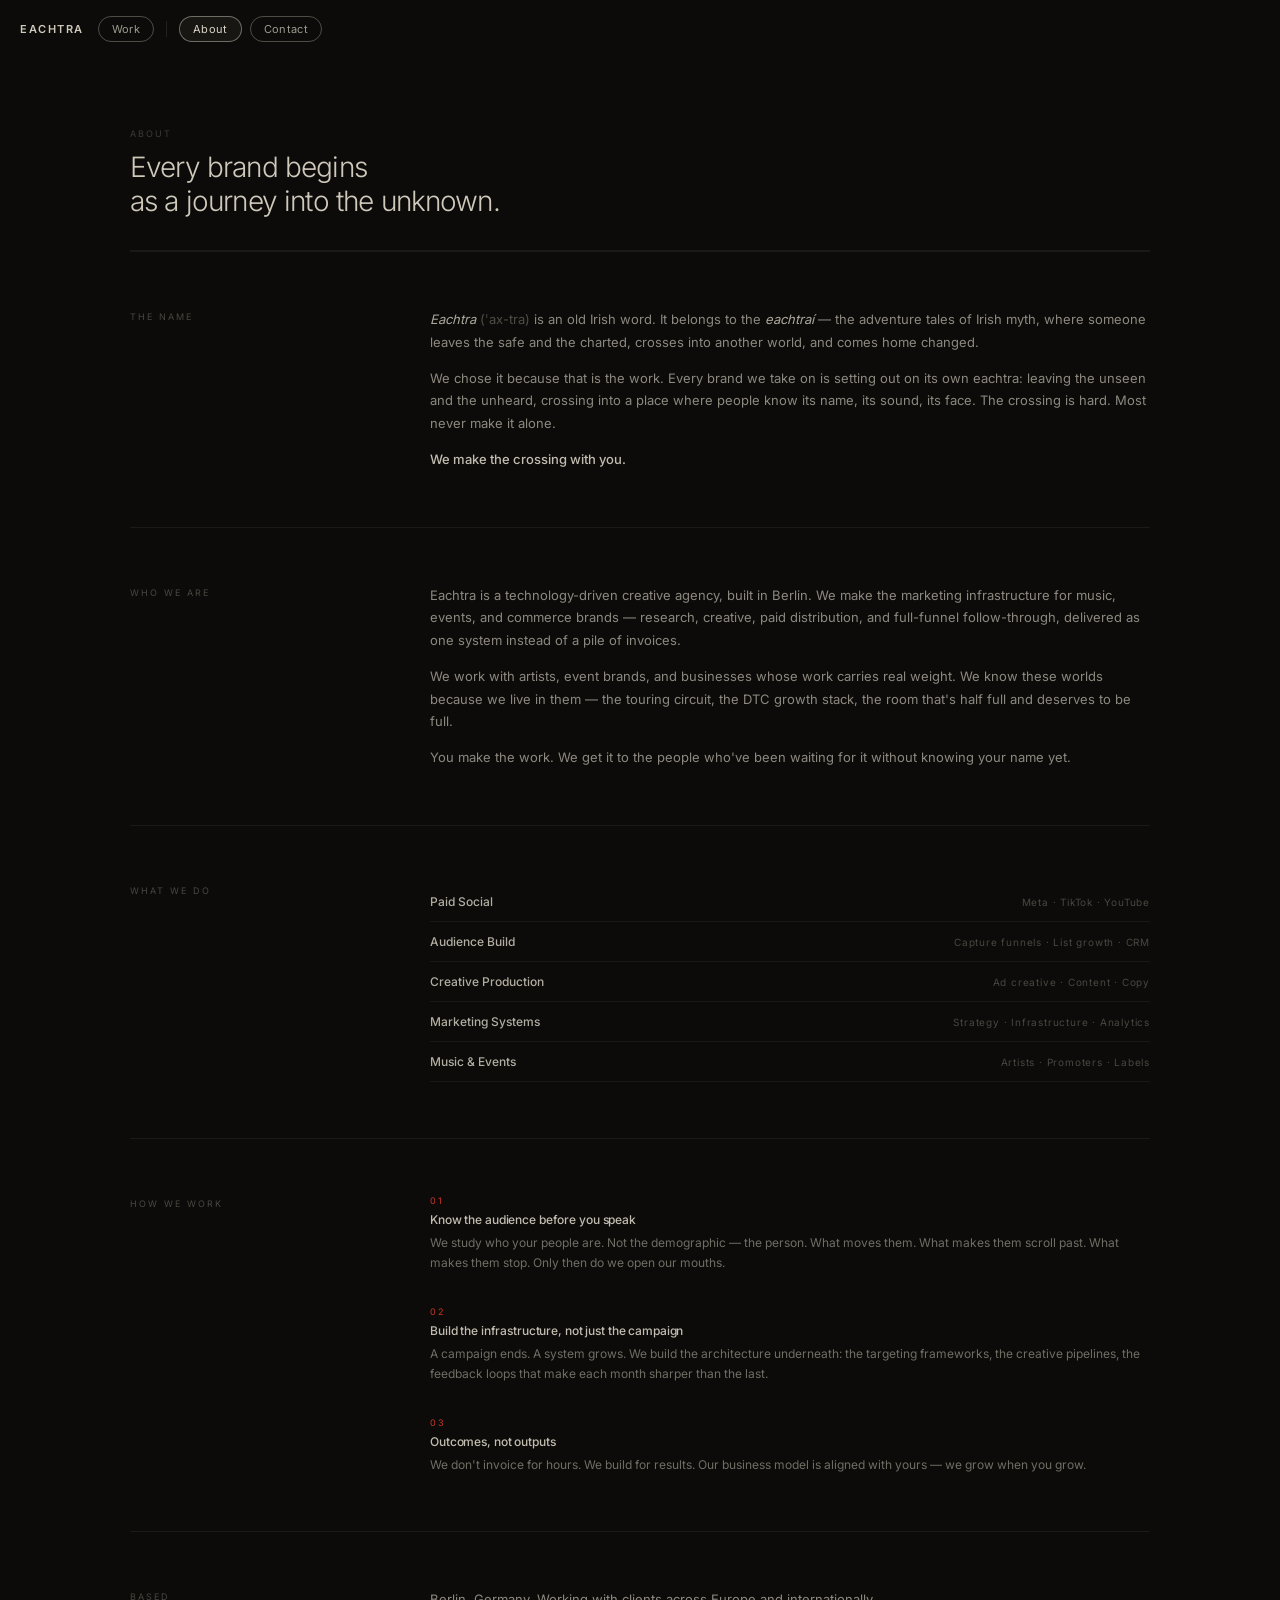
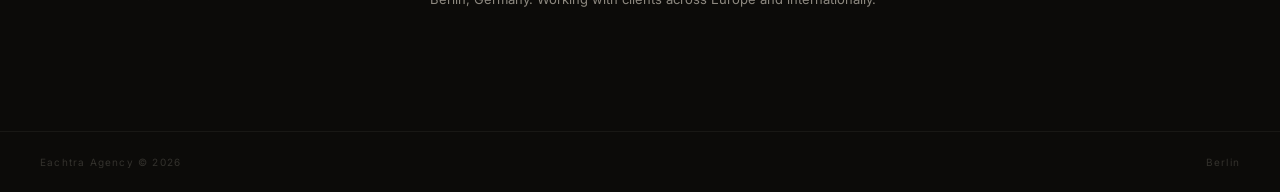
<file: about.html>
<!DOCTYPE html>
<html lang="en">
<head>
  <meta charset="UTF-8">
  <meta name="viewport" content="width=device-width, initial-scale=1.0">
  <title>Eachtra — About</title>
  <link rel="stylesheet" href="css/fonts.css">
  <link rel="stylesheet" href="css/shared.css">
  <style>
    body { overflow-y: auto; }

    .about-grid {
      display: grid;
      grid-template-columns: 220px 1fr;
      gap: 0 80px;
      padding: 56px 0;
      border-top: 1px solid rgba(234,228,213,0.07);
    }
    @media (max-width: 680px) {
      .about-grid { grid-template-columns: 1fr; gap: 16px 0; }
    }

    .about-label {
      font-size: 9px;
      letter-spacing: 0.22em;
      text-transform: uppercase;
      color: rgba(234,228,213,0.28);
      padding-top: 3px;
    }

    .about-body {
      font-size: 13px;
      line-height: 1.75;
      color: rgba(234,228,213,0.58);
    }
    .about-body p + p { margin-top: 1em; }

    .about-body strong {
      color: rgba(234,228,213,0.82);
      font-weight: 500;
    }
    .about-body em {
      font-style: italic;
      color: rgba(234,228,213,0.72);
    }

    .principles { list-style: none; display: flex; flex-direction: column; gap: 32px; }
    .principle-num {
      font-size: 9px;
      letter-spacing: 0.18em;
      color: var(--crimson);
      margin-bottom: 6px;
    }
    .principle-title {
      font-size: 12px;
      font-weight: 500;
      color: rgba(234,228,213,0.82);
      margin-bottom: 6px;
      letter-spacing: -0.01em;
    }
    .principle-body {
      font-size: 12px;
      line-height: 1.7;
      color: rgba(234,228,213,0.45);
    }

    .services-list {
      list-style: none;
      display: flex;
      flex-direction: column;
    }
    .service-item {
      display: flex;
      justify-content: space-between;
      align-items: baseline;
      padding: 12px 0;
      border-bottom: 1px solid rgba(234,228,213,0.06);
      font-size: 12px;
    }
    .service-name { color: rgba(234,228,213,0.75); font-weight: 500; }
    .service-detail { color: rgba(234,228,213,0.28); font-size: 10px; letter-spacing: 0.08em; }

    .page-header {
      padding: 48px 0 32px;
      border-bottom: 1px solid rgba(234,228,213,0.07);
      margin-bottom: 0;
    }
    .page-header-label {
      font-size: 9px; letter-spacing: 0.22em; text-transform: uppercase;
      color: rgba(234,228,213,0.22); margin-bottom: 12px;
    }
    .page-header-title {
      font-size: 28px; font-weight: 300; letter-spacing: -0.03em;
      color: rgba(234,228,213,0.88); line-height: 1.2;
    }
  </style>
</head>
<body>

  <nav id="nav">
    <a class="nav-logo" href="/">Eachtra</a>
    <a class="nav-pill" href="work.html">Work</a>
    <div class="nav-divider"></div>
    <a class="nav-pill active" href="about.html">About</a>
    <a class="nav-pill" href="contact.html">Contact</a>
  </nav>

  <div class="page">
    <div class="page-inner">

      <div class="page-header">
        <div class="page-header-label">About</div>
        <div class="page-header-title">Every brand begins<br>as a journey into the unknown.</div>
      </div>

      <!-- The name -->
      <div class="about-grid">
        <div class="about-label">The name</div>
        <div class="about-body">
          <p><em>Eachtra</em> <span style="color:rgba(234,228,213,0.3)">(ˈax-tra)</span> is an old Irish word. It belongs to the <em>eachtraí</em> — the adventure tales of Irish myth, where someone leaves the safe and the charted, crosses into another world, and comes home changed.</p>
          <p>We chose it because that is the work. Every brand we take on is setting out on its own eachtra: leaving the unseen and the unheard, crossing into a place where people know its name, its sound, its face. The crossing is hard. Most never make it alone.</p>
          <p><strong>We make the crossing with you.</strong></p>
        </div>
      </div>

      <!-- Who we are -->
      <div class="about-grid">
        <div class="about-label">Who we are</div>
        <div class="about-body">
          <p>Eachtra is a technology-driven creative agency, built in Berlin. We make the marketing infrastructure for music, events, and commerce brands — research, creative, paid distribution, and full-funnel follow-through, delivered as one system instead of a pile of invoices.</p>
          <p>We work with artists, event brands, and businesses whose work carries real weight. We know these worlds because we live in them — the touring circuit, the DTC growth stack, the room that's half full and deserves to be full.</p>
          <p>You make the work. We get it to the people who've been waiting for it without knowing your name yet.</p>
        </div>
      </div>

      <!-- What we do -->
      <div class="about-grid">
        <div class="about-label">What we do</div>
        <div>
          <ul class="services-list">
            <li class="service-item">
              <span class="service-name">Paid Social</span>
              <span class="service-detail">Meta · TikTok · YouTube</span>
            </li>
            <li class="service-item">
              <span class="service-name">Audience Build</span>
              <span class="service-detail">Capture funnels · List growth · CRM</span>
            </li>
            <li class="service-item">
              <span class="service-name">Creative Production</span>
              <span class="service-detail">Ad creative · Content · Copy</span>
            </li>
            <li class="service-item">
              <span class="service-name">Marketing Systems</span>
              <span class="service-detail">Strategy · Infrastructure · Analytics</span>
            </li>
            <li class="service-item">
              <span class="service-name">Music &amp; Events</span>
              <span class="service-detail">Artists · Promoters · Labels</span>
            </li>
          </ul>
        </div>
      </div>

      <!-- How we work -->
      <div class="about-grid">
        <div class="about-label">How we work</div>
        <div>
          <ul class="principles">
            <li>
              <div class="principle-num">01</div>
              <div class="principle-title">Know the audience before you speak</div>
              <div class="principle-body">We study who your people are. Not the demographic — the person. What moves them. What makes them scroll past. What makes them stop. Only then do we open our mouths.</div>
            </li>
            <li>
              <div class="principle-num">02</div>
              <div class="principle-title">Build the infrastructure, not just the campaign</div>
              <div class="principle-body">A campaign ends. A system grows. We build the architecture underneath: the targeting frameworks, the creative pipelines, the feedback loops that make each month sharper than the last.</div>
            </li>
            <li>
              <div class="principle-num">03</div>
              <div class="principle-title">Outcomes, not outputs</div>
              <div class="principle-body">We don't invoice for hours. We build for results. Our business model is aligned with yours — we grow when you grow.</div>
            </li>
          </ul>
        </div>
      </div>

      <!-- Location / context -->
      <div class="about-grid">
        <div class="about-label">Based</div>
        <div class="about-body">
          <p>Berlin, Germany. Working with clients across Europe and internationally.</p>
        </div>
      </div>

    </div>
  </div>

  <footer id="footer">
    <span class="footer-copy">Eachtra Agency &copy; 2026</span>
    <span class="footer-copy">Berlin</span>
  </footer>

</body>
</html>
</file>
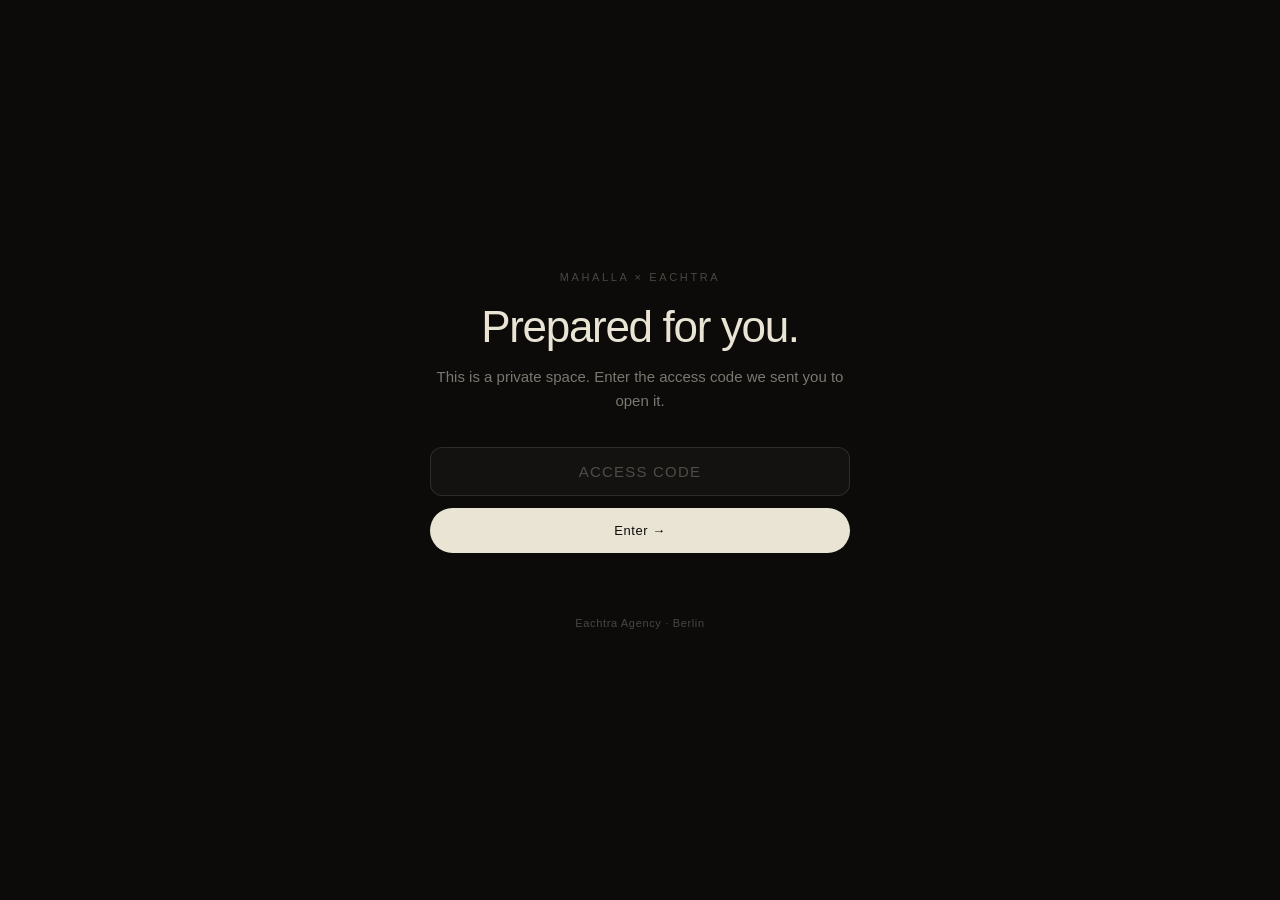
<file: mahalla-next.html>
<!DOCTYPE html>
<html lang="en">
<head>
  <meta name="robots" content="noindex, nofollow">
  <script>if(localStorage.getItem("mh_access")!=="1"){location.replace("mahalla.html");}</script>
  <meta charset="UTF-8">
  <meta name="viewport" content="width=device-width, initial-scale=1.0">
  <title>The Plan — MaHalla × Eachtra</title>
  <meta name="description" content="From a venue to an institution — we fill the room, build the audience you own, and turn every night into a story that travels. Ads, owned audience, and content, built over twelve months.">
  <style>
    *, *::before, *::after { box-sizing: border-box; margin: 0; padding: 0; }
    :root {
      --bg:#0c0b09; --panel:#141210; --card:#1a1815; --cream:#EAE4D5;
      --muted:rgba(234,228,213,0.50); --faint:rgba(234,228,213,0.28); --line:rgba(234,228,213,0.10);
      --green:#2A9B6A; --crimson:#C8352A;
      --font:-apple-system, BlinkMacSystemFont, "SF Pro Display", "Segoe UI", sans-serif;
    }
    html { scroll-behavior:smooth; }
    body { background:var(--bg); color:var(--cream); font-family:var(--font); -webkit-font-smoothing:antialiased; overflow-x:hidden; }

    #nav { position:fixed; top:0; left:0; right:0; z-index:50; display:flex; align-items:center; gap:14px; padding:20px 28px; background:linear-gradient(180deg, rgba(12,11,9,0.72), rgba(12,11,9,0)); backdrop-filter:blur(2px); }
    .nav-word { font-size:15px; letter-spacing:0.02em; color:var(--cream); text-decoration:none; margin-right:auto; }
    .nav-badge { font-size:11px; letter-spacing:0.06em; color:rgba(234,228,213,0.62); border:1px solid var(--line); border-radius:999px; padding:7px 15px; }

    .hero { position:relative; min-height:92svh; display:flex; flex-direction:column; justify-content:flex-end; padding:0 28px 64px; overflow:hidden; }
    .hero-media { position:absolute; inset:0; z-index:0; }
    .hero-media img { width:100%; height:100%; object-fit:cover; object-position:center 40%; }
    .hero-media::after { content:""; position:absolute; inset:0; background:linear-gradient(180deg, rgba(12,11,9,0.5) 0%, rgba(12,11,9,0.2) 40%, rgba(12,11,9,0.9) 100%); }
    .hero-inner { position:relative; z-index:1; max-width:1100px; width:100%; margin:0 auto; }
    .hero-eyebrow { font-size:11px; letter-spacing:0.24em; text-transform:uppercase; color:rgba(255,255,255,0.7); margin-bottom:18px; }
    .paid-tag { display:inline-flex; align-items:center; gap:8px; font-size:11px; letter-spacing:0.08em; text-transform:uppercase; color:var(--cream); border:1px solid var(--line); border-radius:999px; padding:6px 13px; margin-bottom:20px; background:rgba(42,155,106,0.08); }
    .paid-dot { width:7px; height:7px; border-radius:50%; background:var(--green); box-shadow:0 0 10px var(--green); }
    .hero-title { font-size:clamp(40px, 8vw, 88px); font-weight:300; letter-spacing:-0.035em; line-height:0.98; color:#fff; text-shadow:0 2px 30px rgba(0,0,0,0.45); }
    .hero-sub { margin-top:22px; max-width:640px; font-size:clamp(15px, 2vw, 18px); font-weight:300; line-height:1.6; color:rgba(255,255,255,0.82); }

    section { padding:96px 28px; }
    .wrap { max-width:1100px; margin:0 auto; }
    .sec-label { font-size:10px; letter-spacing:0.24em; text-transform:uppercase; color:var(--faint); margin-bottom:14px; }
    .sec-title { font-size:clamp(26px, 4vw, 40px); font-weight:300; letter-spacing:-0.03em; line-height:1.12; color:var(--cream); max-width:780px; }
    .lede { font-size:clamp(19px, 2.6vw, 26px); font-weight:300; line-height:1.6; letter-spacing:-0.01em; color:rgba(234,228,213,0.82); max-width:820px; margin-top:26px; }
    .lede em { font-style:italic; color:var(--cream); }

    /* Gaps (weaknesses) */
    .gaps { display:grid; grid-template-columns:repeat(2, 1fr); gap:16px; margin-top:44px; }
    .gap { background:var(--card); border:1px solid var(--line); border-left:2px solid var(--crimson); border-radius:14px; padding:26px; }
    .gap-n { font-size:11px; letter-spacing:0.16em; color:var(--crimson); }
    .gap-h { margin-top:12px; font-size:19px; font-weight:400; color:var(--cream); }
    .gap-b { margin-top:12px; font-size:14px; line-height:1.7; color:var(--muted); }

    /* Value contrast — rent vs own */
    .contrast { display:grid; grid-template-columns:1fr 1fr; gap:16px; margin-top:44px; }
    .col { border:1px solid var(--line); border-radius:16px; padding:30px 28px; }
    .col.rent { background:var(--card); }
    .col.own { background:linear-gradient(180deg, rgba(42,155,106,0.10), rgba(42,155,106,0.02)); border-color:rgba(42,155,106,0.35); }
    .col-tag { font-size:11px; letter-spacing:0.14em; text-transform:uppercase; margin-bottom:6px; }
    .col.rent .col-tag { color:var(--faint); }
    .col.own .col-tag { color:var(--green); }
    .col-head { font-size:21px; font-weight:400; color:var(--cream); line-height:1.25; }
    .col ul { list-style:none; margin-top:20px; padding:0; display:flex; flex-direction:column; gap:13px; }
    .col li { font-size:14px; line-height:1.55; padding-left:20px; position:relative; }
    .col.rent li { color:var(--muted); }
    .col.own li { color:rgba(234,228,213,0.86); }
    .col.rent li::before { content:"·"; position:absolute; left:2px; color:var(--faint); }
    .col.own li::before { content:"—"; position:absolute; left:0; color:var(--green); }
    .contrast-line { margin-top:34px; font-size:clamp(18px,2.4vw,24px); font-weight:300; line-height:1.5; letter-spacing:-0.01em; color:var(--cream); max-width:760px; }
    .contrast-line em { font-style:italic; }

    /* System modules */
    .mods { display:grid; grid-template-columns:repeat(2, 1fr); gap:16px; margin-top:44px; }
    .mod { border-top:1px solid var(--line); padding-top:18px; }
    .mod-h { font-size:16px; font-weight:500; color:var(--cream); }
    .mod-b { margin-top:10px; font-size:13.5px; line-height:1.65; color:var(--muted); }

    /* Flagship card */
    .flag { margin-top:24px; background:linear-gradient(135deg, rgba(42,155,106,0.12), rgba(42,155,106,0.03)); border:1px solid rgba(42,155,106,0.4); border-radius:18px; padding:clamp(28px,4vw,40px); }
    .flag-tag { display:inline-flex; align-items:center; gap:8px; font-size:10px; letter-spacing:0.12em; text-transform:uppercase; color:#0c0b09; background:var(--green); border-radius:999px; padding:5px 13px; }
    .flag-h { margin-top:18px; font-size:clamp(22px,3vw,30px); font-weight:300; letter-spacing:-0.02em; color:var(--cream); }
    .flag-b { margin-top:16px; font-size:15px; line-height:1.7; color:rgba(234,228,213,0.82); max-width:760px; }

    /* Boundary line */
    .boundary { margin-top:44px; border:1px solid var(--line); border-radius:16px; padding:30px 28px; background:var(--panel); }
    .boundary-h { font-size:12px; letter-spacing:0.14em; text-transform:uppercase; color:var(--faint); margin-bottom:14px; }
    .boundary-b { font-size:clamp(17px,2.2vw,21px); font-weight:300; line-height:1.55; color:var(--cream); max-width:820px; }
    .boundary-b em { font-style:italic; color:var(--green); }

    /* Callout (ad spend / mix economics) */
    .callout { border:1px solid var(--line); border-radius:16px; padding:clamp(26px,4vw,38px); background:var(--card); }
    .callout .sec-label { color:var(--green); }
    .callout-b { font-size:15px; line-height:1.75; color:rgba(234,228,213,0.82); max-width:800px; }
    .callout-b strong { color:var(--cream); font-weight:500; }

    /* Build ladder */
    .build { display:grid; grid-template-columns:repeat(4, 1fr); gap:14px; margin-top:44px; }
    .step { background:var(--card); border:1px solid var(--line); border-radius:16px; padding:24px 22px; display:flex; flex-direction:column; position:relative; }
    .step.steady { border-color:rgba(42,155,106,0.45); box-shadow:0 0 0 1px rgba(42,155,106,0.2); }
    .step-m { font-size:11px; letter-spacing:0.16em; text-transform:uppercase; color:var(--faint); }
    .step-price { margin-top:14px; font-size:clamp(26px,3vw,34px); font-weight:300; letter-spacing:-0.03em; color:var(--cream); line-height:1; }
    .step-price .cur { color:var(--faint); font-size:0.6em; }
    .step-price .per { font-size:0.42em; color:var(--muted); letter-spacing:0; }
    .step-net { margin-top:8px; font-size:11.5px; color:var(--green); letter-spacing:0.02em; }
    .step-b { margin-top:16px; font-size:13px; line-height:1.6; color:var(--muted); }
    .build-foot { margin-top:26px; display:flex; flex-wrap:wrap; gap:10px 24px; font-size:12.5px; color:var(--muted); }
    .build-foot span { display:inline-flex; align-items:center; gap:8px; }
    .build-foot .fdot { width:6px; height:6px; border-radius:50%; background:var(--green); }

    /* Deposit */
    .deposit { background:var(--panel); border-top:1px solid var(--line); border-bottom:1px solid var(--line); }
    .deposit-card { background:var(--card); border:1px solid var(--line); border-radius:18px; padding:clamp(28px,5vw,44px); text-align:center; }
    .deposit-card .big { font-size:clamp(28px,4vw,40px); font-weight:300; letter-spacing:-0.03em; color:var(--cream); }
    .deposit-card p { margin-top:16px; font-size:15px; line-height:1.7; color:var(--muted); max-width:620px; margin-left:auto; margin-right:auto; }

    .close { text-align:center; }
    .close-title { font-size:clamp(26px, 4vw, 42px); font-weight:300; letter-spacing:-0.03em; color:var(--cream); }
    .cta { display:inline-block; margin-top:30px; padding:14px 30px; background:var(--cream); color:#0c0b09; border-radius:999px; font-size:13px; letter-spacing:0.03em; text-decoration:none; transition:opacity .2s, transform .2s; }
    .cta:hover { opacity:0.9; transform:translateY(-1px); }
    footer { display:flex; justify-content:space-between; padding:28px; border-top:1px solid var(--line); font-size:11px; color:var(--faint); letter-spacing:0.06em; }
    .note { margin-top:26px; font-size:11px; line-height:1.6; color:var(--faint); max-width:720px; }

    .reveal { opacity:0; transform:translateY(18px); transition:opacity .7s ease, transform .7s ease; }
    .reveal.in { opacity:1; transform:none; }

    @media (max-width:880px) {
      .gaps, .mods, .contrast { grid-template-columns:1fr; }
      .build { grid-template-columns:repeat(2, 1fr); }
    }
    @media (max-width:480px) { section { padding:72px 20px; } #nav { padding:16px 18px; } .build { grid-template-columns:1fr; } }
    @media (prefers-reduced-motion:reduce) { html{scroll-behavior:auto;} .reveal{opacity:1;transform:none;transition:none;} }
  </style>
</head>
<body>

  <nav id="nav">
    <a class="nav-word" href="/">Eachtra</a>
    <span class="nav-badge">MaHalla · The Plan</span>
  </nav>

  <!-- Hero -->
  <header class="hero">
    <div class="hero-media"><img src="images/sos/sos-hero-stage.jpg" alt="MaHalla, Berlin"></div>
    <div class="hero-inner">
      <span class="paid-tag"><span class="paid-dot"></span> What comes next</span>
      <div class="hero-eyebrow">MaHalla × Eachtra · The Plan</div>
      <h1 class="hero-title">From a venue<br>to an institution.</h1>
      <p class="hero-sub">The room already pulls the most talented people in Berlin. Our job is to make that gravity visible — to build an audience you own, a channel you control, and a story the world can't ignore — while you and your team do what only you can: build the room and hold the programme.</p>
    </div>
  </header>

  <!-- The frame -->
  <section>
    <div class="wrap">
      <div class="sec-label reveal">What we're really building</div>
      <p class="lede reveal">MaHalla isn't a venue we market. It's a cultural institution we help build — a <em>gravity well</em> where the bravest creatives come just to be near it, because being there makes their own work braver. The events aren't the product; the field they happen inside is. Our work is to build the conditions for that field to compound — the audience, the reach, the mythology — so the creative core never has to think about growth.</p>
    </div>
  </section>

  <!-- Weaknesses first -->
  <section style="background:var(--panel); border-top:1px solid var(--line); border-bottom:1px solid var(--line)">
    <div class="wrap">
      <div class="sec-label reveal">What's holding it back</div>
      <h2 class="sec-title reveal">Four gaps stand between MaHalla today and an institution whose reputation compounds on its own. None of them are about the room. All of them are about what happens outside it.</h2>
      <div class="gaps">
        <div class="gap reveal"><div class="gap-n">GAP 01</div><div class="gap-h">The audience is rented, not owned.</div><div class="gap-b">Over 90% of your reach runs through Instagram and RA — platforms you don't control. Every ticket sale rents you the platform's audience and keeps the relationship, so the next night starts from zero and you pay to reach the same people again.</div></div>
        <div class="gap reveal"><div class="gap-n">GAP 02</div><div class="gap-h">The magic goes undocumented.</div><div class="gap-b">Extraordinary things happen inside the room — and almost none of it leaves the room. Reputation can't compound on what nobody outside sees. The myth that turns a venue into an institution is built by broadcasting the magic, not just making it.</div></div>
        <div class="gap reveal"><div class="gap-n">GAP 03</div><div class="gap-h">Every event pays to start over.</div><div class="gap-b">With no compounding owned list, each cycle buys the same audience again from scratch. Cost to fill the room never falls. An owned audience is the one asset that makes every night cheaper than the last.</div></div>
        <div class="gap reveal"><div class="gap-n">GAP 04</div><div class="gap-h">The content is one-off, not a channel.</div><div class="gap-b">A reel goes to 110k, then silence. Great moments happen and evaporate. There's no owned media property turning that attention into a standing audience — no recurring reason to watch MaHalla between events.</div></div>
      </div>
    </div>
  </section>

  <!-- The value story: rent vs own -->
  <section>
    <div class="wrap">
      <div class="sec-label reveal">The whole point</div>
      <h2 class="sec-title reveal">The difference between renting attention and owning an audience.</h2>
      <div class="contrast">
        <div class="col rent reveal">
          <div class="col-tag">Renting ads</div>
          <div class="col-head">Spend it, and it's gone.</div>
          <ul>
            <li>Ad → click → ticket → the spend disappears</li>
            <li>The platform keeps the relationship, not you</li>
            <li>Next event, you pay again to reach the same people</li>
            <li>Cost to fill the room never falls</li>
            <li>Nothing compounds — you rebuild every cycle</li>
          </ul>
        </div>
        <div class="col own reveal">
          <div class="col-tag">Building a media property</div>
          <div class="col-head">Build it, and it's yours.</div>
          <ul>
            <li>Ad → an audience you own → a channel you control</li>
            <li>The relationship lives with MaHalla, forever</li>
            <li>The list gets cheaper to reach every single cycle</li>
            <li>Content and mythology compound into cultural capital</li>
            <li>You own the whole system at the end — not the invoices</li>
          </ul>
        </div>
      </div>
      <p class="contrast-line reveal">You're not renting ads. You're building a <em>media property</em> — one that's worth more every month it runs, and that no platform can take back.</p>
    </div>
  </section>

  <!-- The system -->
  <section style="background:var(--panel); border-top:1px solid var(--line); border-bottom:1px solid var(--line)">
    <div class="wrap">
      <div class="sec-label reveal">What we run for you</div>
      <h2 class="sec-title reveal">Three engines — ads, owned audience, and content — built, run, and handed over.</h2>
      <div class="mods">
        <div class="mod reveal"><div class="mod-h">Paid media &amp; acquisition</div><div class="mod-b">Always-on campaigns bringing the right crowd — Berlin's music and culture audience — tuned weekly and held to a budget you set. Proven on the Sanctum test at €0.18 a click and a 6.8× return.</div></div>
        <div class="mod reveal"><div class="mod-h">The owned-audience engine</div><div class="mod-b">Turn reach into a list you own. Capture at every touchpoint — the door, before RA, after every event — then a members' first-release on each night, sold to your own audience before tickets ever go public.</div></div>
        <div class="mod reveal"><div class="mod-h">The content &amp; mythology machine</div><div class="mod-b">The reel engine (already proven at 110k+ organic on the test), live-recorded sets, and documentation of what actually happens in the room — turned into an owned channel that people follow between events.</div></div>
        <div class="mod reveal"><div class="mod-h">Cultural partnerships</div><div class="mod-b">Bring in the right voices, collaborators and collectives so MaHalla is positioned as a space for all — awareness money can't buy, pointed at exactly the audience you want in the room.</div></div>
      </div>

      <!-- Flagship -->
      <div class="flag reveal">
        <span class="flag-tag">The flagship</span>
        <div class="flag-h">MaHalla × Restless Audio — a mix series recorded live in the room.</div>
        <p class="flag-b">A recurring mix series and radio show, recorded live on the Restless system inside MaHalla. Every artist brings their own audience. Every episode is evergreen ad fuel and a permanent piece of the myth. This is the thing that makes the whole engine feel like far more than ads — a signature series that says MaHalla is a place culture is made, not a venue you hire. It runs on Restless Audio, our own client and asset, so the two worlds strengthen each other.</p>
      </div>

      <!-- Boundary -->
      <div class="boundary reveal">
        <div class="boundary-h">Where our work stops</div>
        <div class="boundary-b">You and your team hold the programme and the bookings — that's yours, and it stays yours. We hold the audience and the reach. <em>You decide what happens inside the room; we make sure the world is watching and the seats are full.</em></div>
      </div>
    </div>
  </section>

  <!-- Ad spend vs fee -->
  <section>
    <div class="wrap">
      <div class="callout reveal">
        <div class="sec-label">Two budgets, never confused</div>
        <p class="callout-b"><strong>Your ad budget is not our fee.</strong> The monthly figures below cover the work — strategy, media management, the capture funnel, the content and the mix series. Your <strong>ad budget is separate</strong>: it's yours, it goes straight to the platforms to buy reach, we never mark it up, and it never touches our fee. On the Sanctum test, <strong>€2,002 of media returned €13,614 in tickets — a 6.8× return.</strong> You set the number, and you keep the upside.</p>
      </div>
    </div>
  </section>

  <!-- The build -->
  <section style="background:var(--panel); border-top:1px solid var(--line); border-bottom:1px solid var(--line)">
    <div class="wrap">
      <div class="sec-label reveal">The build</div>
      <h2 class="sec-title reveal">One build, twelve months. You start light, and it grows as the machine comes on — a little more switched on each month, until MaHalla runs ahead of demand.</h2>
      <div class="build">
        <div class="step reveal">
          <div class="step-m">Month 1</div>
          <div class="step-price"><span class="cur">€</span>750</div>
          <div class="step-net">Light to start — no deposit, no lock-in</div>
          <div class="step-b">Ads live and scaled beyond the test. Capture switched on at every touchpoint. Tracking stood up so every result has a source.</div>
        </div>
        <div class="step reveal">
          <div class="step-m">Month 2</div>
          <div class="step-price"><span class="cur">€</span>1,100</div>
          <div class="step-b">The reel engine running. Members' first-release live on the next event — your own audience buying before public on-sale.</div>
        </div>
        <div class="step reveal">
          <div class="step-m">Month 3</div>
          <div class="step-price"><span class="cur">€</span>1,500</div>
          <div class="step-b">The Restless mix-series pilot recorded in the room. The owned channel taking shape. The first-release flywheel turning.</div>
        </div>
        <div class="step steady reveal">
          <div class="step-m">Month 4 onward</div>
          <div class="step-price"><span class="cur">€</span>1,800<span class="per"> / mo</span></div>
          <div class="step-b">The full machine. Mix series recurring. One live dashboard on audience, cost-to-fill and what every euro returns — held steady while the asset compounds toward year one.</div>
        </div>
      </div>
      <div class="build-foot reveal">
        <span><span class="fdot"></span> Cancel any time — no lock-in but the momentum</span>
        <span><span class="fdot"></span> Month to month — no deposit, no long contract</span>
        <span><span class="fdot"></span> Ad budget separate, and always yours</span>
      </div>
    </div>
  </section>

  <!-- Mix series economics -->
  <section>
    <div class="wrap">
      <div class="callout reveal">
        <div class="sec-label">The mix series, done right</div>
        <p class="callout-b">We run the first <strong>two or three episodes as straight production</strong> — roughly €600–800 each, with the media budget behind them split between MaHalla and Restless Audio. We prove it travels first. Once it does, we formalise it as something <strong>all three of us co-own</strong>: MaHalla and Restless bring the room and the sound, Eachtra runs it and holds a stake in what it becomes. Prove it first, own it together after — no one commits to a structure before the series has earned it.</p>
      </div>
    </div>
  </section>

  <!-- Deposit -->
  <section class="deposit">
    <div class="wrap">
      <div class="deposit-card reveal">
        <div class="sec-label">Where we start</div>
        <div class="big">The last campaign is settled. This is what comes next.</div>
        <p>Pick the build. We confirm the exact ad budget and the month-one priorities together in a 30-minute session — then Month 1 begins at €750 and climbs as the machine comes on. Cancel any time.</p>
        <a class="cta" href="contact.html">Book the 30-minute session →</a>
      </div>
    </div>
  </section>

  <!-- Close -->
  <section class="close">
    <div class="wrap">
      <h2 class="close-title reveal">You build the room.<br>We build the world around it.</h2>
      <p class="note reveal" style="margin-left:auto;margin-right:auto">Performance figures reference the Sanctum of Sound campaign — €2,002 of media, €13,614 in ticket revenue, a 6.8× return. Monthly fees cover Eachtra's work only; ad budget is separate and set with you. Programming and bookings remain with the MaHalla team. Strategy, paid media, content and the owned-audience engine by Eachtra.</p>
    </div>
  </section>

  <footer>
    <span>Eachtra Agency &copy; 2026</span>
    <span>Berlin</span>
  </footer>

  <script>
    const io = new IntersectionObserver((entries)=>{ entries.forEach(e=>{ if(e.isIntersecting){ e.target.classList.add('in'); io.unobserve(e.target); } }); }, { threshold:0.12 });
    document.querySelectorAll('.reveal').forEach(el=>io.observe(el));
  </script>

</body>
</html>
</file>
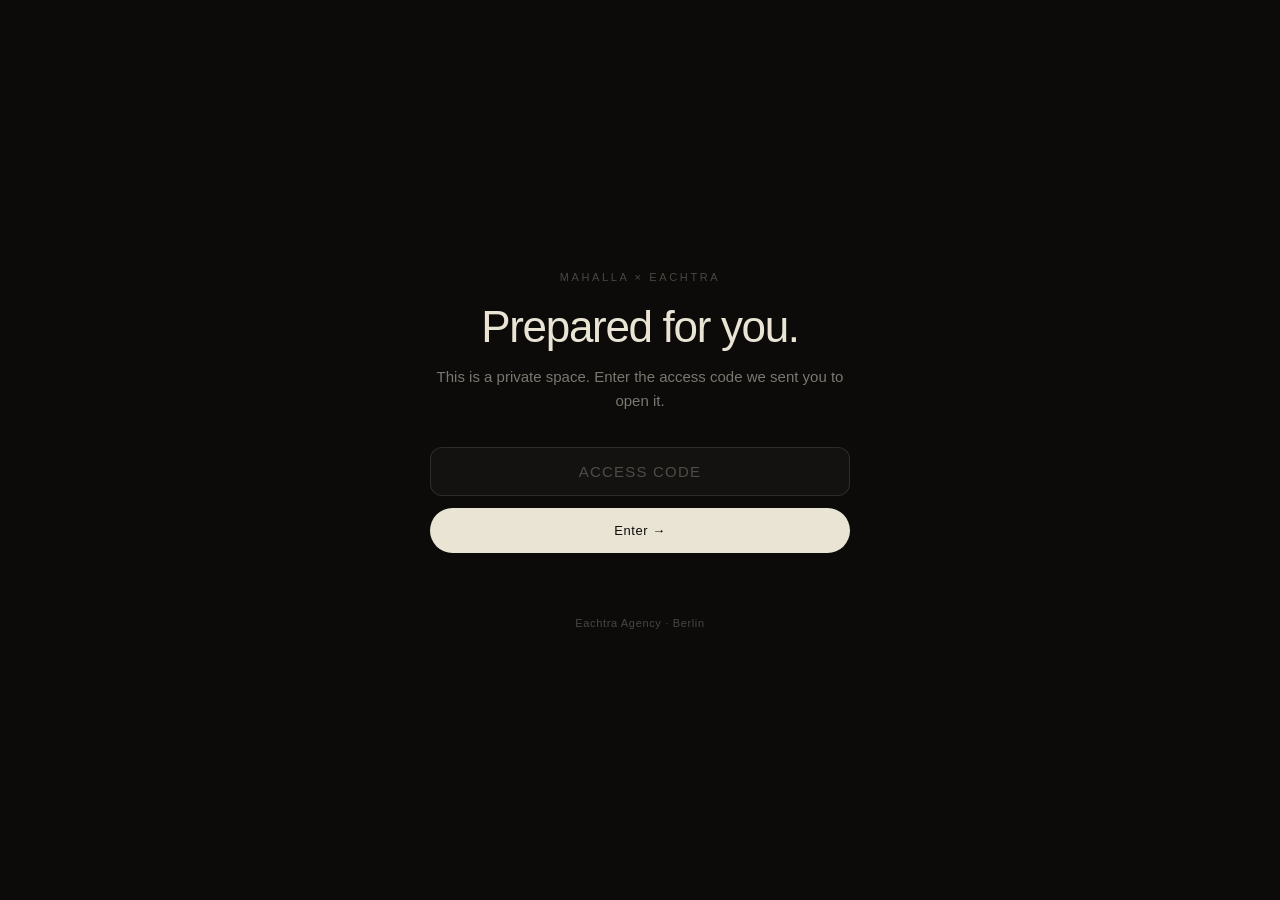
<file: mahalla-results.html>
<!DOCTYPE html>
<html lang="en">
<head>
  <meta name="robots" content="noindex, nofollow">
  <script>if(localStorage.getItem("mh_access")!=="1"){location.replace("mahalla.html");}</script>
  <meta charset="UTF-8">
  <meta name="viewport" content="width=device-width, initial-scale=1.0">
  <title>Sanctum of Sound: Campaign Results · Prepared for MaHalla by Eachtra</title>
  <meta name="description" content="The final results of the Sanctum of Sound paid campaign: €13,614 in ticket revenue on €2,002 of spend, a 6.8× return, run in a compressed three-week window.">
  <style>
    *, *::before, *::after { box-sizing: border-box; margin: 0; padding: 0; }

    :root {
      --bg:      #0c0b09;
      --panel:   #141210;
      --card:    #1a1815;
      --cream:   #EAE4D5;
      --muted:   rgba(234,228,213,0.50);
      --faint:   rgba(234,228,213,0.28);
      --line:    rgba(234,228,213,0.10);
      --green:   #2A9B6A;
      --font:    -apple-system, BlinkMacSystemFont, "SF Pro Display", "Segoe UI", sans-serif;
    }

    html { scroll-behavior: smooth; }
    body {
      background: var(--bg); color: var(--cream); font-family: var(--font);
      -webkit-font-smoothing: antialiased; overflow-x: hidden;
    }

    /* ── Nav ── */
    #nav {
      position: fixed; top: 0; left: 0; right: 0; z-index: 50;
      display: flex; align-items: center; gap: 14px; padding: 20px 28px;
      background: linear-gradient(180deg, rgba(12,11,9,0.72), rgba(12,11,9,0));
      backdrop-filter: blur(2px);
    }
    .nav-word { font-size: 15px; letter-spacing: 0.02em; color: var(--cream); text-decoration: none; margin-right: auto; }
    .nav-badge {
      font-size: 11px; letter-spacing: 0.06em; color: rgba(234,228,213,0.62);
      border: 1px solid var(--line); border-radius: 999px; padding: 7px 15px;
    }

    /* ── Hero ── */
    .hero {
      position: relative; min-height: 100svh;
      display: flex; flex-direction: column; justify-content: flex-end;
      padding: 0 28px 64px; overflow: hidden;
    }
    .hero-media { position: absolute; inset: 0; z-index: 0; }
    .hero-media img { width: 100%; height: 100%; object-fit: cover; object-position: center 35%; }
    .hero-media::after {
      content: ""; position: absolute; inset: 0;
      background: linear-gradient(180deg, rgba(12,11,9,0.55) 0%, rgba(12,11,9,0.15) 38%, rgba(12,11,9,0.86) 100%);
    }
    .hero-inner { position: relative; z-index: 1; max-width: 1100px; width: 100%; margin: 0 auto; }
    .hero-eyebrow { font-size: 11px; letter-spacing: 0.24em; text-transform: uppercase; color: rgba(255,255,255,0.7); margin-bottom: 18px; }
    .hero-title { font-size: clamp(40px, 8vw, 92px); font-weight: 300; letter-spacing: -0.035em; line-height: 0.98; color: #fff; text-shadow: 0 2px 30px rgba(0,0,0,0.45); }
    .hero-sub { margin-top: 22px; max-width: 580px; font-size: clamp(15px, 2vw, 18px); font-weight: 300; line-height: 1.6; color: rgba(255,255,255,0.82); }
    .hero-scroll { margin-top: 40px; font-size: 10px; letter-spacing: 0.2em; text-transform: uppercase; color: rgba(255,255,255,0.5); }

    /* ── Section shell ── */
    section { padding: 96px 28px; }
    .wrap { max-width: 1100px; margin: 0 auto; }
    .sec-label { font-size: 10px; letter-spacing: 0.24em; text-transform: uppercase; color: var(--faint); margin-bottom: 14px; }
    .sec-title { font-size: clamp(26px, 4vw, 40px); font-weight: 300; letter-spacing: -0.03em; line-height: 1.12; color: var(--cream); max-width: 760px; }
    .lede { font-size: clamp(19px, 2.6vw, 26px); font-weight: 300; line-height: 1.6; letter-spacing: -0.01em; color: rgba(234,228,213,0.82); max-width: 820px; margin-top: 26px; }
    .lede em { font-style: italic; color: var(--cream); }

    /* ── Headline outcome band ── */
    .headline { border-top: 1px solid var(--line); border-bottom: 1px solid var(--line); background: linear-gradient(180deg, #16130f, #100e0b); }
    .headline-grid { display: grid; grid-template-columns: repeat(4, 1fr); gap: 30px 20px; }
    .big-num { font-size: clamp(38px, 6.4vw, 72px); font-weight: 300; letter-spacing: -0.045em; color: var(--cream); line-height: 0.96; }
    .big-num.win { color: var(--green); }
    .big-num .eur { color: var(--faint); font-size: 0.62em; }
    .big-sub { margin-top: 12px; font-size: 12px; letter-spacing: 0.05em; color: var(--muted); line-height: 1.4; }

    /* ── Efficiency metrics ── */
    .metrics { background: var(--panel); border-top: 1px solid var(--line); border-bottom: 1px solid var(--line); }
    .metrics-grid { display: grid; grid-template-columns: repeat(3, 1fr); gap: 30px 16px; }
    .metric-num { font-size: clamp(28px, 4.5vw, 46px); font-weight: 300; letter-spacing: -0.04em; color: var(--cream); line-height: 1; }
    .metric-num .eur { color: var(--faint); font-size: 0.7em; }
    .metric-sub { margin-top: 10px; font-size: 11px; letter-spacing: 0.06em; color: var(--muted); }

    /* ── Reels ── */
    .reels { display: grid; grid-template-columns: repeat(5, 1fr); gap: 12px; margin-top: 40px; }
    .reel { position: relative; aspect-ratio: 9 / 16; border-radius: 14px; overflow: hidden; background: #000; border: 1px solid var(--line); }
    .reel video { width: 100%; height: 100%; object-fit: cover; display: block; }
    .reel::after { content: ""; position: absolute; inset: 0; pointer-events: none; box-shadow: inset 0 -40px 60px -30px rgba(0,0,0,0.7); }

    /* ── Strategy ── */
    .phases { display: grid; grid-template-columns: repeat(3, 1fr); gap: 16px; margin-top: 44px; }
    .phase { background: var(--card); border: 1px solid var(--line); border-radius: 16px; padding: 26px; }
    .phase-num { font-size: 11px; letter-spacing: 0.18em; color: var(--faint); }
    .phase-name { margin-top: 12px; font-size: 20px; font-weight: 400; color: var(--cream); }
    .phase-tag { margin-top: 4px; font-size: 11px; letter-spacing: 0.05em; color: var(--green); text-transform: uppercase; }
    .phase-body { margin-top: 16px; font-size: 14px; line-height: 1.7; color: var(--muted); }

    /* ── Lessons / forward ── */
    .worked { display: grid; grid-template-columns: repeat(3, 1fr); gap: 16px; margin-top: 44px; }
    .worked-item { border-top: 1px solid var(--line); padding-top: 18px; }
    .worked-head { font-size: 15px; font-weight: 500; color: var(--cream); line-height: 1.4; }
    .worked-body { margin-top: 10px; font-size: 13px; line-height: 1.65; color: var(--muted); }

    /* ── Forward panel ── */
    .forward { background: var(--card); border: 1px solid var(--line); border-radius: 18px; padding: clamp(28px, 5vw, 48px); margin-top: 40px; }
    .forward .sec-title { font-size: clamp(22px, 3vw, 32px); }
    .forward p { font-size: clamp(15px, 1.9vw, 18px); font-weight: 300; line-height: 1.7; color: rgba(234,228,213,0.82); max-width: 780px; margin-top: 20px; }

    /* ── Feature image ── */
    .feature { background: #060504; padding: 40px 20px; display: flex; justify-content: center; }
    .feature img { max-height: 94svh; width: auto; max-width: 100%; object-fit: contain; border-radius: 6px; }

    /* ── Close ── */
    .close { text-align: center; }
    .close-status { display: inline-flex; align-items: center; gap: 8px; font-size: 11px; letter-spacing: 0.1em; text-transform: uppercase; color: var(--muted); margin-bottom: 22px; }
    .dot-done { width: 7px; height: 7px; border-radius: 50%; background: var(--cream); box-shadow: 0 0 10px rgba(234,228,213,0.6); }
    .close-title { font-size: clamp(26px, 4vw, 42px); font-weight: 300; letter-spacing: -0.03em; color: var(--cream); }
    .close-cta { display: inline-block; margin-top: 30px; padding: 13px 28px; background: var(--cream); color: #0c0b09; border-radius: 999px; font-size: 13px; letter-spacing: 0.03em; text-decoration: none; transition: opacity .2s, transform .2s; }
    .close-cta:hover { opacity: 0.88; transform: translateY(-1px); }

    footer { display: flex; justify-content: space-between; padding: 28px; border-top: 1px solid var(--line); font-size: 11px; color: var(--faint); letter-spacing: 0.06em; }
    .note { margin: 30px auto 0; font-size: 11px; line-height: 1.6; color: var(--faint); max-width: 700px; }

    .reveal { opacity: 0; transform: translateY(18px); transition: opacity .7s ease, transform .7s ease; }
    .reveal.in { opacity: 1; transform: none; }

    @media (max-width: 880px) {
      .headline-grid { grid-template-columns: repeat(2, 1fr); }
      .metrics-grid { grid-template-columns: repeat(2, 1fr); }
      .reels { grid-template-columns: repeat(2, 1fr); }
      .phases, .worked { grid-template-columns: 1fr; }
    }
    @media (max-width: 480px) {
      section { padding: 72px 20px; }
      #nav { padding: 16px 18px; }
    }
    @media (prefers-reduced-motion: reduce) {
      html { scroll-behavior: auto; }
      .reveal { opacity: 1; transform: none; transition: none; }
    }
  </style>
</head>
<body>

  <nav id="nav">
    <a class="nav-word" href="/">Eachtra</a>
    <span class="nav-badge">Prepared for MaHalla</span>
  </nav>

  <!-- ── Hero ── -->
  <header class="hero">
    <div class="hero-media">
      <img src="images/sos/sos-hero-performance.jpg" alt="Sanctum of Sound, performance at MaHalla, Berlin">
    </div>
    <div class="hero-inner">
      <div class="hero-eyebrow">MaHalla Berlin · Campaign Results</div>
      <h1 class="hero-title">Sanctum<br>of Sound</h1>
      <p class="hero-sub">Fifty-two hours at MaHalla that bent closer to a retreat than a festival. Three weeks from the doors, a tight budget, a rare production. This is where it landed.</p>
      <div class="hero-scroll">Scroll ↓</div>
    </div>
  </header>

  <!-- ── Headline outcome ── -->
  <section class="headline">
    <div class="wrap">
      <div class="sec-label reveal">What the campaign returned</div>
      <div class="headline-grid">
        <div class="reveal"><div class="big-num"><span class="eur">€</span>13,614</div><div class="big-sub">Gross ticket revenue</div></div>
        <div class="reveal"><div class="big-num">212</div><div class="big-sub">Tickets sold through RA</div></div>
        <div class="reveal"><div class="big-num win">6.8×</div><div class="big-sub">Return on ad spend<br>(ticket revenue ÷ spend)</div></div>
        <div class="reveal"><div class="big-num"><span class="eur">€</span>9.44</div><div class="big-sub">Blended cost per ticket</div></div>
      </div>
      <p class="note reveal">A paid campaign is usually called strong at a 3× return. This came back at <strong style="color:var(--cream)">6.8×</strong>, in a three-week window. Ticket revenue runs through Resident Advisor and reflects the paid campaign working alongside organic reach and the event's own pull; we don't claim it all as ads. Every figure below is measured, not estimated.</p>
    </div>
  </section>

  <!-- ── Where we began ── -->
  <section>
    <div class="wrap">
      <div class="sec-label reveal">Where we began</div>
      <p class="lede reveal">Three weeks from the doors. A tight budget, and against it a rare production and a clear vision worth carrying. So almost all the real work happened before a single euro was spent: in <em>strategy</em>. Not how to shout louder, but how to make a little travel far: the right partners to carry it the last mile, content sourced and shaped from what was already in hand, and spend kept lean enough to last every one of those weeks.</p>
    </div>
  </section>

  <!-- ── Efficiency metrics ── -->
  <section class="metrics">
    <div class="wrap">
      <div class="sec-label reveal">What €2,002 carried</div>
      <div class="metrics-grid">
        <div class="reveal"><div class="metric-num"><span class="eur">€</span>2,002</div><div class="metric-sub">Total ad spend</div></div>
        <div class="reveal"><div class="metric-num">9,059</div><div class="metric-sub">Link clicks</div></div>
        <div class="reveal"><div class="metric-num">6,661</div><div class="metric-sub">Ticket-page visits</div></div>
        <div class="reveal"><div class="metric-num"><span class="eur">€</span>0.18</div><div class="metric-sub">Cost per click, blended</div></div>
        <div class="reveal"><div class="metric-num"><span class="eur">€</span>0.11–0.14</div><div class="metric-sub">Best-performing ad sets</div></div>
        <div class="reveal"><div class="metric-num">14.71%</div><div class="metric-sub">Spend as share of ticket revenue</div></div>
      </div>
    </div>
  </section>

  <!-- ── Beyond the sale ── -->
  <section>
    <div class="wrap">
      <div class="sec-label reveal">And it did more than sell tickets</div>
      <div class="metrics-grid">
        <div class="reveal"><div class="metric-num">690,000+</div><div class="metric-sub">Views across all our campaign posts</div></div>
        <div class="reveal"><div class="metric-num">135,439</div><div class="metric-sub">Total post engagements</div></div>
        <div class="reveal"><div class="metric-num" style="color:var(--green)">+1,443</div><div class="metric-sub">New Instagram followers (39,900 → 41,343)</div></div>
      </div>
      <p class="note reveal">Views are the summed total across MaHalla's own campaign posts, partner content excluded. Engagement is Meta-reported across the promoted posts. Follower figures compare the account at the start of the engagement (≈39,900) with today (41,343). This is the part that outlasts the event: an audience you own outright, and the one asset that makes every future campaign cheaper than this one.</p>
    </div>
  </section>

  <!-- ── The creative ── -->
  <section>
    <div class="wrap">
      <div class="sec-label reveal">The creative</div>
      <h2 class="sec-title reveal">No budget for a production, so we made one from what we had: sourced and shaped in house, with every tool we could reach. The piece that travelled furthest wasn't polished at all: a collaboration with the festival's own sound-system partner.</h2>
      <div class="reels">
        <div class="reel reveal"><video src="images/sos/sos-2.mp4" muted loop autoplay playsinline preload="metadata"></video></div>
        <div class="reel reveal"><video src="images/sos/sos-3.mp4" muted loop autoplay playsinline preload="metadata"></video></div>
        <div class="reel reveal"><video src="images/sos/sos-4.mp4" muted loop autoplay playsinline preload="metadata"></video></div>
        <div class="reel reveal"><video src="images/sos/sos-5.mp4" muted loop autoplay playsinline preload="metadata"></video></div>
        <div class="reel reveal"><video src="images/sos/sos-1.mp4" muted loop autoplay playsinline preload="metadata"></video></div>
      </div>
    </div>
  </section>

  <!-- ── Strategy ── -->
  <section style="background:var(--panel); border-top:1px solid var(--line); border-bottom:1px solid var(--line)">
    <div class="wrap">
      <div class="sec-label reveal">The crossing</div>
      <h2 class="sec-title reveal">With the plan set, the spend moved in three measured steps: never volume for its own sake, always the next right move.</h2>
      <div class="phases">
        <div class="phase reveal">
          <div class="phase-num">PHASE 01</div>
          <div class="phase-name">Ignition</div>
          <div class="phase-tag">Engagement</div>
          <div class="phase-body">Built the warm audience first: reach and engagement that seeded the custom audiences and lookalikes every later euro was aimed through.</div>
        </div>
        <div class="phase reveal">
          <div class="phase-num">PHASE 02</div>
          <div class="phase-name">Convert</div>
          <div class="phase-tag">Traffic</div>
          <div class="phase-body">The engine. Tested artist-led, sound-system and experience angles across Berlin and its travelling neighbours, for 6,661 real ticket-page visits at €0.22 a link click.</div>
        </div>
        <div class="phase reveal">
          <div class="phase-num">PHASE 03</div>
          <div class="phase-name">Close</div>
          <div class="phase-tag">Retargeting</div>
          <div class="phase-body">Retargeted everyone who showed real intent, visited the ticket page but hadn't bought, with the strongest creative and urgency in the final stretch. Sales accelerated hardest in the last days.</div>
        </div>
      </div>
    </div>
  </section>

  <!-- ── What the road taught us ── -->
  <section>
    <div class="wrap">
      <div class="sec-label reveal">What the road taught us</div>
      <div class="worked">
        <div class="worked-item reveal">
          <div class="worked-head">Real partnerships beat produced content.</div>
          <div class="worked-body">A collaboration with the festival's sound-system partner became the single best-performing ad of the campaign.</div>
        </div>
        <div class="worked-item reveal">
          <div class="worked-head">A locked budget is a cheaper budget.</div>
          <div class="worked-body">Clicks ran €0.18 blended against the account's €0.27 average, and a fraction of what cold social traffic usually costs. Best ad sets held under €0.14. Cost per result only climbed when the budget was pushed up late in the run. The clearest lesson: set the number once, before we engage, and hold it.</div>
        </div>
        <div class="worked-item reveal">
          <div class="worked-head">The return was there even compressed.</div>
          <div class="worked-body">€13,614 in tickets on €2,002 of spend, a 6.8× return, earned inside a three-week window most campaigns would consider too short to start.</div>
        </div>
      </div>

      <!-- Forward / the honest upside -->
      <div class="forward reveal">
        <div class="sec-label">What a full runway would carry</div>
        <h3 class="sec-title">This ran compressed into three weeks. The next one doesn't have to.</h3>
        <p>Ticket sales only accelerated in the final days: the audience was still warming when the doors were already close. A real six-to-eight-week pre-promotion builds those warm pools <em>before</em> they're needed, so the next event opens from a materially larger, cheaper base rather than sprinting to build one from scratch. And if RA purchase tracking can be enabled from day one, every euro can be pointed at the people who actually buy, not just the people who click. That's the first thing we confirm before the next runway starts. Same craft, more room to work.</p>
        <p>Three things, set before we engage: a <em>fixed budget</em>, planned against the runway and held, not changed in the final days, where cost climbs fastest; the <em>full runway</em> itself; and <em>tracking live from day one</em>. The numbers above are lowest exactly where the plan was followed. Lock those three and the next campaign starts ahead of this one, not behind it.</p>
      </div>
    </div>
  </section>

  <!-- ── Feature image ── -->
  <div class="feature">
    <img src="images/sos/sos-feature-fiberlights.jpg" alt="Sanctum of Sound, installation detail, MaHalla, Berlin">
  </div>

  <!-- ── Close ── -->
  <section class="close">
    <div class="wrap">
      <div class="close-status reveal"><span class="dot-done"></span> The tale is told</div>
      <h2 class="close-title reveal">The room filled.<br>And this was only the test.</h2>
      <p class="reveal" style="max-width:600px;margin:22px auto 0;font-size:clamp(15px,2vw,17px);font-weight:300;line-height:1.6;color:rgba(234,228,213,0.72)">That €13,614 came from a three-week test on a locked budget. The €500 fee covers the work behind it: strategy, live campaign management across all three phases, and creative sourced and shaped in house. You've seen what we do compressed into three weeks. Now see what we do with a real runway.</p>
      <a class="close-cta reveal" href="https://buy.stripe.com/5kQdRa0ED6dN9bpaHJ6Ri01" id="stripe-link" target="_blank">Settle the campaign: €500 →</a>
      <p class="reveal" style="max-width:560px;margin:18px auto 0;font-size:12px;line-height:1.6;color:var(--muted)">Settling this campaign opens the proposal for the next one: a full six to eight week runway, tracking live from day one, and a fixed budget locked before spend starts.</p>
      <p class="note reveal">Figures reflect Meta Ads platform data (spend, clicks, ticket-page visits, cost efficiency) for the Sanctum of Sound campaign, and ticket counts and revenue as reported by Resident Advisor. Cost per click was €0.18 blended across the full campaign; cost per link click €0.22. Ticket outcomes reflect the blended effect of paid media, organic and the event's own promotion. Strategy, paid media and creative direction by Eachtra.</p>
    </div>
  </section>

  <footer>
    <span>Eachtra Agency &copy; 2026</span>
    <span>Berlin</span>
  </footer>

  <script>
    // ── Stripe return detection ──
    (function() {
      const link = document.getElementById('stripe-link');
      if (link) {
        link.addEventListener('click', () => {
          localStorage.setItem('mh_payment_initiated', '1');
        });
      }
      if (localStorage.getItem('mh_payment_initiated') === '1' && document.referrer.includes('stripe.com')) {
        localStorage.removeItem('mh_payment_initiated');
        window.location.replace('mahalla-next.html');
      }
    })();

    const io = new IntersectionObserver((entries) => {
      entries.forEach(e => { if (e.isIntersecting) { e.target.classList.add('in'); io.unobserve(e.target); } });
    }, { threshold: 0.12 });
    document.querySelectorAll('.reveal').forEach(el => io.observe(el));

    const vio = new IntersectionObserver((entries) => {
      entries.forEach(e => {
        const v = e.target;
        if (e.isIntersecting) { v.play().catch(() => {}); } else { v.pause(); }
      });
    }, { threshold: 0.25 });
    document.querySelectorAll('.reel video').forEach(v => vio.observe(v));
  </script>

</body>
</html>
</file>
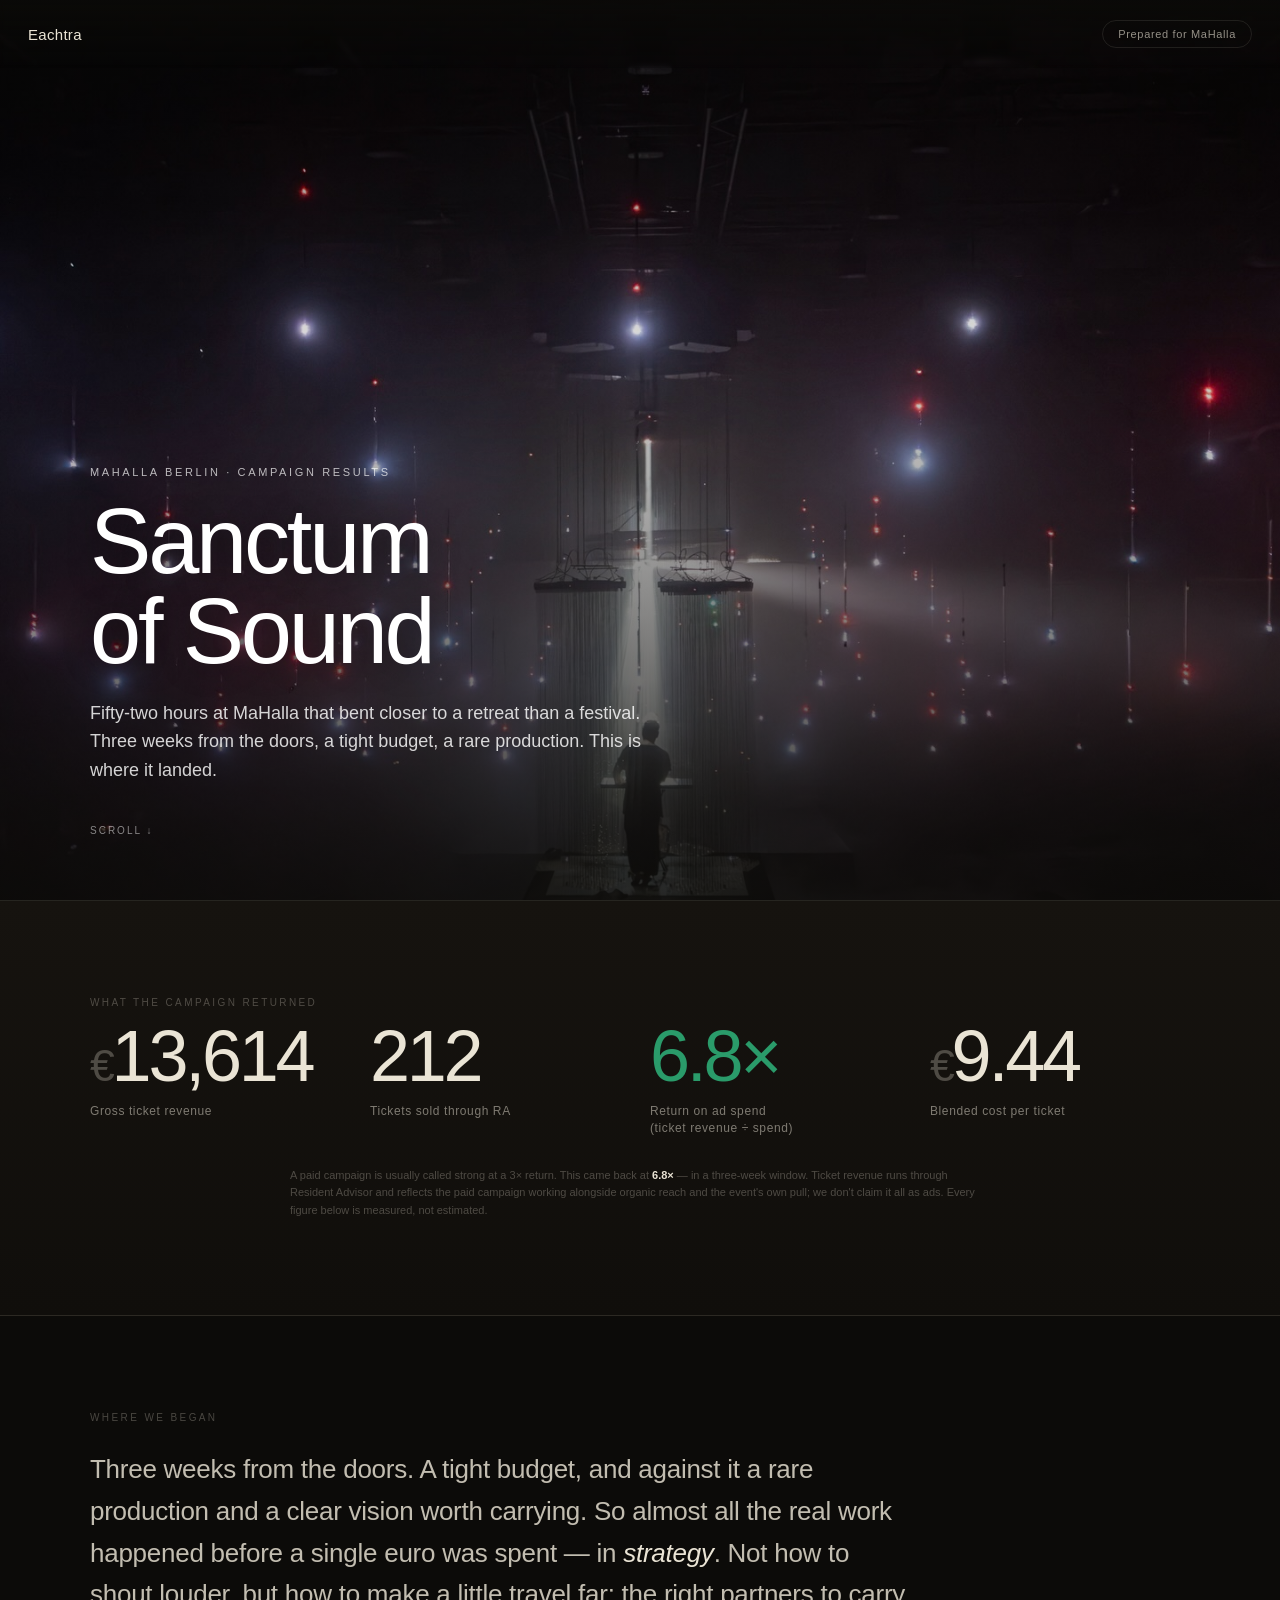
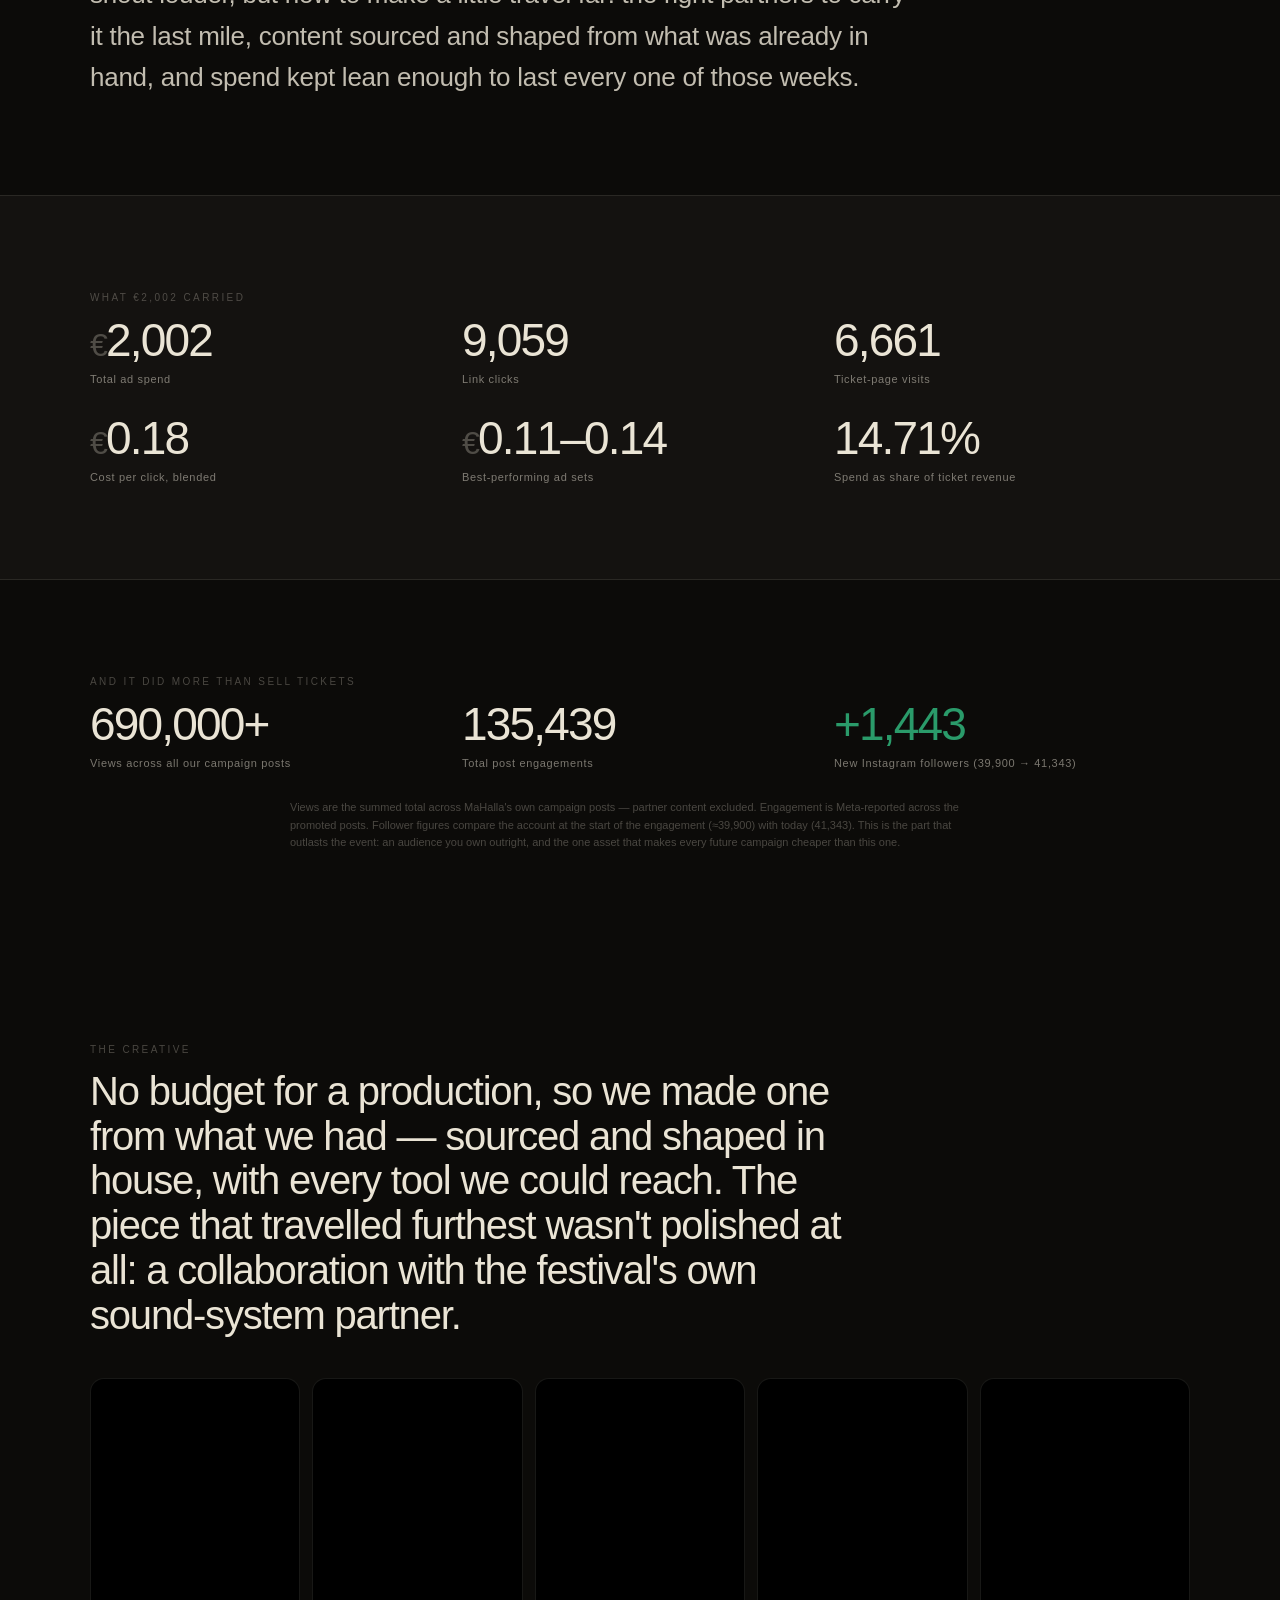
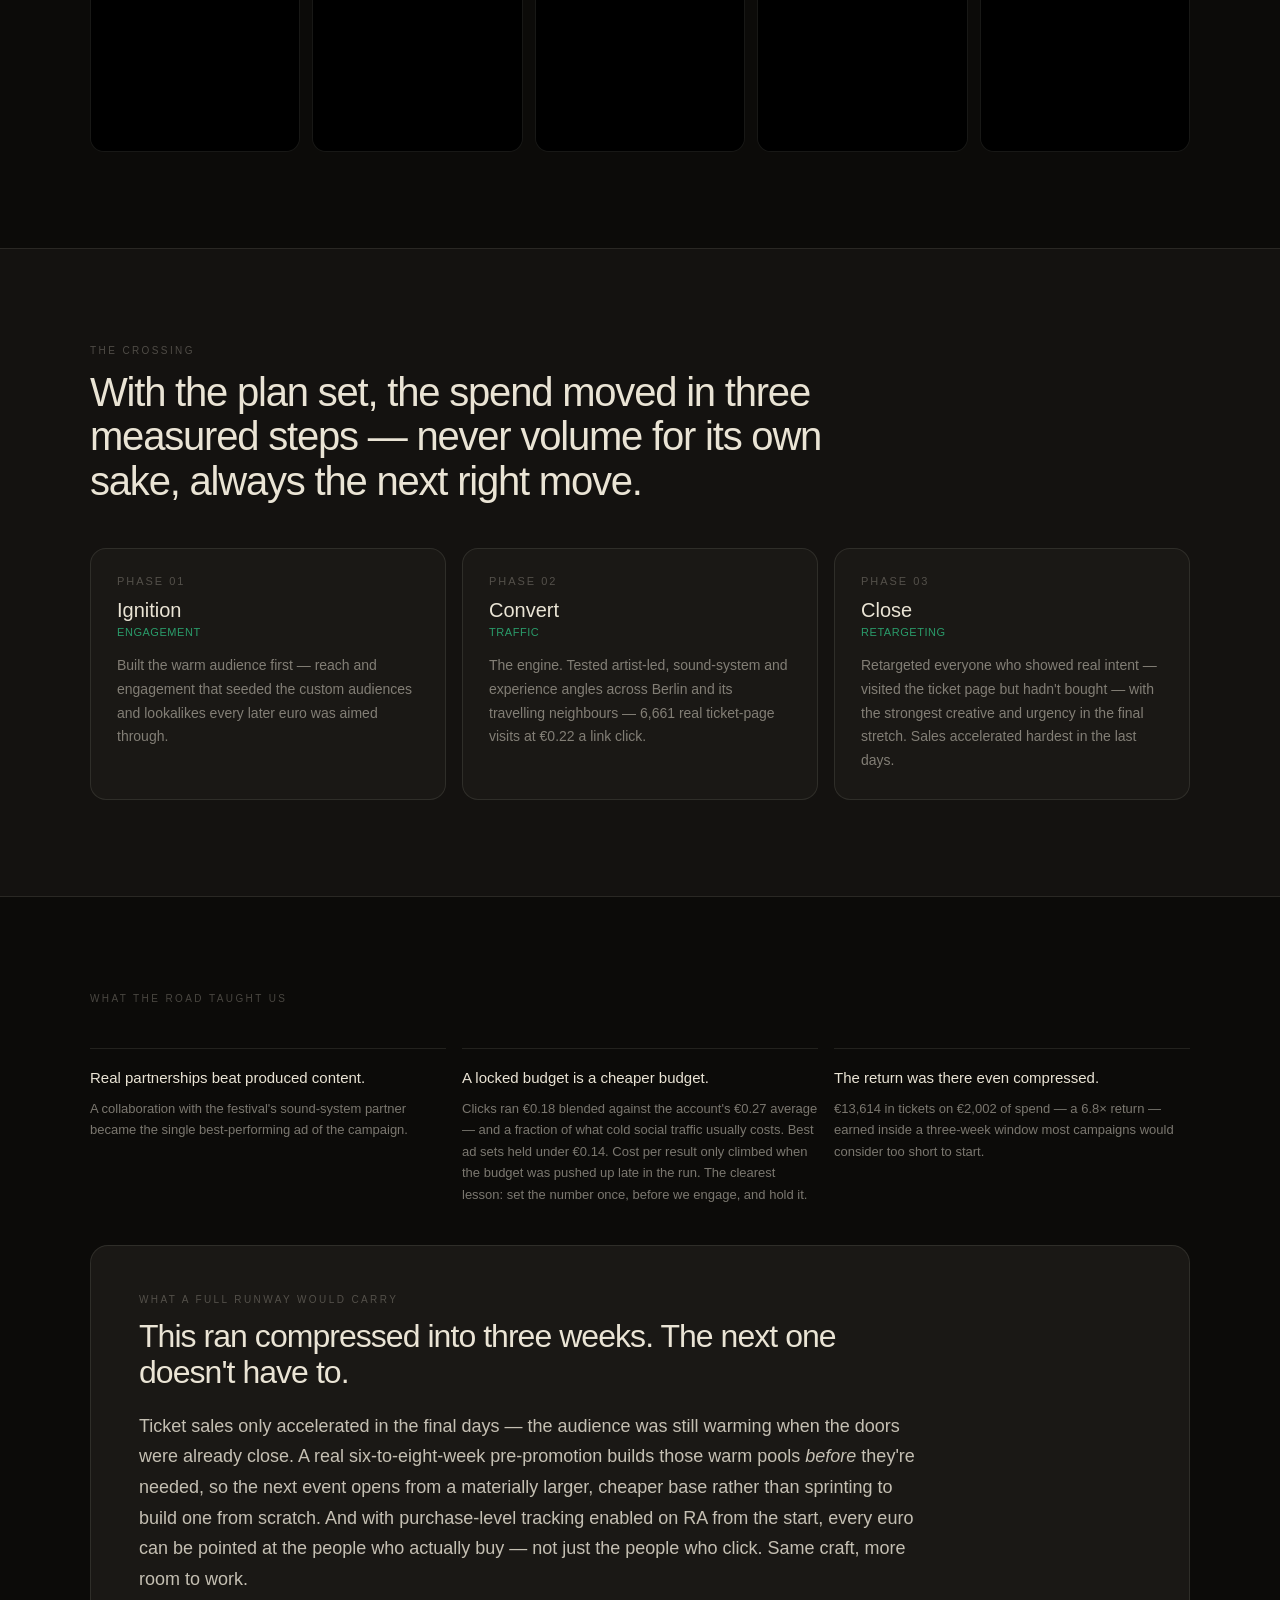
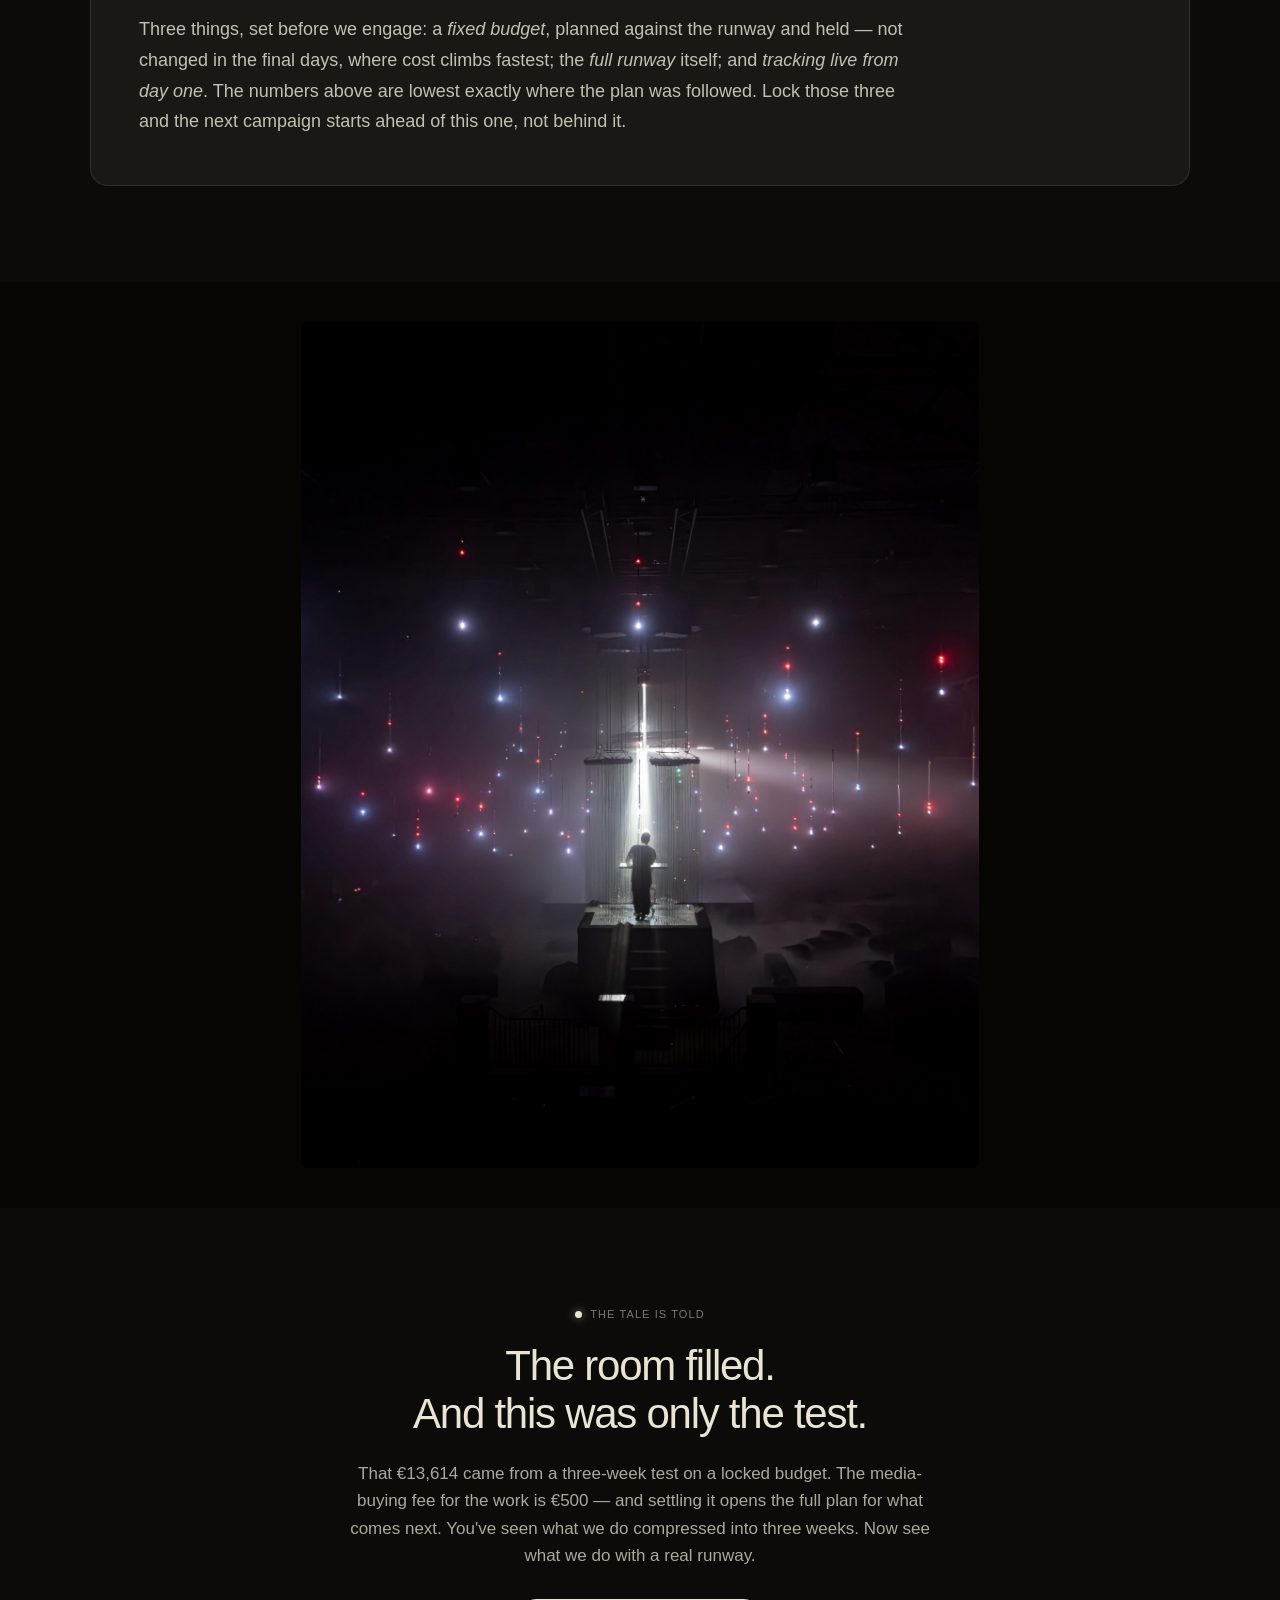
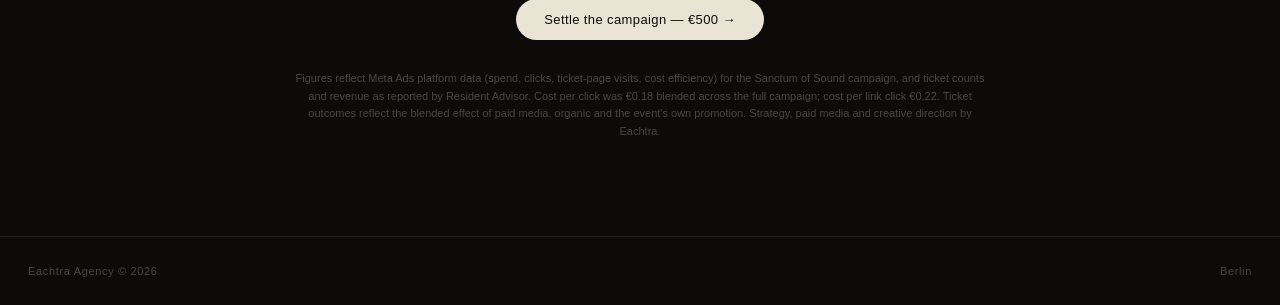
<file: mahalla-settle.html>
<!DOCTYPE html>
<html lang="en">
<head>
  <meta name="robots" content="noindex, nofollow">
  <meta charset="UTF-8">
  <meta name="viewport" content="width=device-width, initial-scale=1.0">
  <title>Sanctum of Sound — Campaign Results · Prepared for MaHalla by Eachtra</title>
  <meta name="description" content="The final results of the Sanctum of Sound paid campaign — €13,614 in ticket revenue on €2,002 of spend, a 6.8× return, run in a compressed three-week window.">
  <style>
    *, *::before, *::after { box-sizing: border-box; margin: 0; padding: 0; }

    :root {
      --bg:      #0c0b09;
      --panel:   #141210;
      --card:    #1a1815;
      --cream:   #EAE4D5;
      --muted:   rgba(234,228,213,0.50);
      --faint:   rgba(234,228,213,0.28);
      --line:    rgba(234,228,213,0.10);
      --green:   #2A9B6A;
      --font:    -apple-system, BlinkMacSystemFont, "SF Pro Display", "Segoe UI", sans-serif;
    }

    html { scroll-behavior: smooth; }
    body {
      background: var(--bg); color: var(--cream); font-family: var(--font);
      -webkit-font-smoothing: antialiased; overflow-x: hidden;
    }

    #nav {
      position: fixed; top: 0; left: 0; right: 0; z-index: 50;
      display: flex; align-items: center; gap: 14px; padding: 20px 28px;
      background: linear-gradient(180deg, rgba(12,11,9,0.72), rgba(12,11,9,0));
      backdrop-filter: blur(2px);
    }
    .nav-word { font-size: 15px; letter-spacing: 0.02em; color: var(--cream); text-decoration: none; margin-right: auto; }
    .nav-badge {
      font-size: 11px; letter-spacing: 0.06em; color: rgba(234,228,213,0.62);
      border: 1px solid var(--line); border-radius: 999px; padding: 7px 15px;
    }

    .hero {
      position: relative; min-height: 100svh;
      display: flex; flex-direction: column; justify-content: flex-end;
      padding: 0 28px 64px; overflow: hidden;
    }
    .hero-media { position: absolute; inset: 0; z-index: 0; }
    .hero-media img { width: 100%; height: 100%; object-fit: cover; object-position: center 35%; }
    .hero-media::after {
      content: ""; position: absolute; inset: 0;
      background: linear-gradient(180deg, rgba(12,11,9,0.55) 0%, rgba(12,11,9,0.15) 38%, rgba(12,11,9,0.86) 100%);
    }
    .hero-inner { position: relative; z-index: 1; max-width: 1100px; width: 100%; margin: 0 auto; }
    .hero-eyebrow { font-size: 11px; letter-spacing: 0.24em; text-transform: uppercase; color: rgba(255,255,255,0.7); margin-bottom: 18px; }
    .hero-title { font-size: clamp(40px, 8vw, 92px); font-weight: 300; letter-spacing: -0.035em; line-height: 0.98; color: #fff; text-shadow: 0 2px 30px rgba(0,0,0,0.45); }
    .hero-sub { margin-top: 22px; max-width: 580px; font-size: clamp(15px, 2vw, 18px); font-weight: 300; line-height: 1.6; color: rgba(255,255,255,0.82); }
    .hero-scroll { margin-top: 40px; font-size: 10px; letter-spacing: 0.2em; text-transform: uppercase; color: rgba(255,255,255,0.5); }

    section { padding: 96px 28px; }
    .wrap { max-width: 1100px; margin: 0 auto; }
    .sec-label { font-size: 10px; letter-spacing: 0.24em; text-transform: uppercase; color: var(--faint); margin-bottom: 14px; }
    .sec-title { font-size: clamp(26px, 4vw, 40px); font-weight: 300; letter-spacing: -0.03em; line-height: 1.12; color: var(--cream); max-width: 760px; }
    .lede { font-size: clamp(19px, 2.6vw, 26px); font-weight: 300; line-height: 1.6; letter-spacing: -0.01em; color: rgba(234,228,213,0.82); max-width: 820px; margin-top: 26px; }
    .lede em { font-style: italic; color: var(--cream); }

    .headline { border-top: 1px solid var(--line); border-bottom: 1px solid var(--line); background: linear-gradient(180deg, #16130f, #100e0b); }
    .headline-grid { display: grid; grid-template-columns: repeat(4, 1fr); gap: 30px 20px; }
    .big-num { font-size: clamp(38px, 6.4vw, 72px); font-weight: 300; letter-spacing: -0.045em; color: var(--cream); line-height: 0.96; }
    .big-num.win { color: var(--green); }
    .big-num .eur { color: var(--faint); font-size: 0.62em; }
    .big-sub { margin-top: 12px; font-size: 12px; letter-spacing: 0.05em; color: var(--muted); line-height: 1.4; }

    .metrics { background: var(--panel); border-top: 1px solid var(--line); border-bottom: 1px solid var(--line); }
    .metrics-grid { display: grid; grid-template-columns: repeat(3, 1fr); gap: 30px 16px; }
    .metric-num { font-size: clamp(28px, 4.5vw, 46px); font-weight: 300; letter-spacing: -0.04em; color: var(--cream); line-height: 1; }
    .metric-num .eur { color: var(--faint); font-size: 0.7em; }
    .metric-sub { margin-top: 10px; font-size: 11px; letter-spacing: 0.06em; color: var(--muted); }

    .reels { display: grid; grid-template-columns: repeat(5, 1fr); gap: 12px; margin-top: 40px; }
    .reel { position: relative; aspect-ratio: 9 / 16; border-radius: 14px; overflow: hidden; background: #000; border: 1px solid var(--line); }
    .reel video { width: 100%; height: 100%; object-fit: cover; display: block; }
    .reel::after { content: ""; position: absolute; inset: 0; pointer-events: none; box-shadow: inset 0 -40px 60px -30px rgba(0,0,0,0.7); }

    .phases { display: grid; grid-template-columns: repeat(3, 1fr); gap: 16px; margin-top: 44px; }
    .phase { background: var(--card); border: 1px solid var(--line); border-radius: 16px; padding: 26px; }
    .phase-num { font-size: 11px; letter-spacing: 0.18em; color: var(--faint); }
    .phase-name { margin-top: 12px; font-size: 20px; font-weight: 400; color: var(--cream); }
    .phase-tag { margin-top: 4px; font-size: 11px; letter-spacing: 0.05em; color: var(--green); text-transform: uppercase; }
    .phase-body { margin-top: 16px; font-size: 14px; line-height: 1.7; color: var(--muted); }

    .worked { display: grid; grid-template-columns: repeat(3, 1fr); gap: 16px; margin-top: 44px; }
    .worked-item { border-top: 1px solid var(--line); padding-top: 18px; }
    .worked-head { font-size: 15px; font-weight: 500; color: var(--cream); line-height: 1.4; }
    .worked-body { margin-top: 10px; font-size: 13px; line-height: 1.65; color: var(--muted); }

    .forward { background: var(--card); border: 1px solid var(--line); border-radius: 18px; padding: clamp(28px, 5vw, 48px); margin-top: 40px; }
    .forward .sec-title { font-size: clamp(22px, 3vw, 32px); }
    .forward p { font-size: clamp(15px, 1.9vw, 18px); font-weight: 300; line-height: 1.7; color: rgba(234,228,213,0.82); max-width: 780px; margin-top: 20px; }

    .feature { background: #060504; padding: 40px 20px; display: flex; justify-content: center; }
    .feature img { max-height: 94svh; width: auto; max-width: 100%; object-fit: contain; border-radius: 6px; }

    .close { text-align: center; }
    .close-status { display: inline-flex; align-items: center; gap: 8px; font-size: 11px; letter-spacing: 0.1em; text-transform: uppercase; color: var(--muted); margin-bottom: 22px; }
    .dot-done { width: 7px; height: 7px; border-radius: 50%; background: var(--cream); box-shadow: 0 0 10px rgba(234,228,213,0.6); }
    .close-title { font-size: clamp(26px, 4vw, 42px); font-weight: 300; letter-spacing: -0.03em; color: var(--cream); }
    .close-cta { display: inline-block; margin-top: 30px; padding: 13px 28px; background: var(--cream); color: #0c0b09; border-radius: 999px; font-size: 13px; letter-spacing: 0.03em; text-decoration: none; transition: opacity .2s, transform .2s; }
    .close-cta:hover { opacity: 0.88; transform: translateY(-1px); }

    footer { display: flex; justify-content: space-between; padding: 28px; border-top: 1px solid var(--line); font-size: 11px; color: var(--faint); letter-spacing: 0.06em; }
    .note { margin: 30px auto 0; font-size: 11px; line-height: 1.6; color: var(--faint); max-width: 700px; }

    .reveal { opacity: 0; transform: translateY(18px); transition: opacity .7s ease, transform .7s ease; }
    .reveal.in { opacity: 1; transform: none; }

    @media (max-width: 880px) {
      .headline-grid { grid-template-columns: repeat(2, 1fr); }
      .metrics-grid { grid-template-columns: repeat(2, 1fr); }
      .reels { grid-template-columns: repeat(2, 1fr); }
      .phases, .worked { grid-template-columns: 1fr; }
    }
    @media (max-width: 480px) {
      section { padding: 72px 20px; }
      #nav { padding: 16px 18px; }
    }
    @media (prefers-reduced-motion: reduce) {
      html { scroll-behavior: auto; }
      .reveal { opacity: 1; transform: none; transition: none; }
    }
  </style>
</head>
<body>

  <nav id="nav">
    <a class="nav-word" href="/">Eachtra</a>
    <span class="nav-badge">Prepared for MaHalla</span>
  </nav>

  <header class="hero">
    <div class="hero-media">
      <img src="images/sos/sos-hero-stage.jpg" alt="Sanctum of Sound — performance at MaHalla, Berlin">
    </div>
    <div class="hero-inner">
      <div class="hero-eyebrow">MaHalla Berlin · Campaign Results</div>
      <h1 class="hero-title">Sanctum<br>of Sound</h1>
      <p class="hero-sub">Fifty-two hours at MaHalla that bent closer to a retreat than a festival. Three weeks from the doors, a tight budget, a rare production. This is where it landed.</p>
      <div class="hero-scroll">Scroll ↓</div>
    </div>
  </header>

  <section class="headline">
    <div class="wrap">
      <div class="sec-label reveal">What the campaign returned</div>
      <div class="headline-grid">
        <div class="reveal"><div class="big-num"><span class="eur">€</span>13,614</div><div class="big-sub">Gross ticket revenue</div></div>
        <div class="reveal"><div class="big-num">212</div><div class="big-sub">Tickets sold through RA</div></div>
        <div class="reveal"><div class="big-num win">6.8×</div><div class="big-sub">Return on ad spend<br>(ticket revenue ÷ spend)</div></div>
        <div class="reveal"><div class="big-num"><span class="eur">€</span>9.44</div><div class="big-sub">Blended cost per ticket</div></div>
      </div>
      <p class="note reveal">A paid campaign is usually called strong at a 3× return. This came back at <strong style="color:var(--cream)">6.8×</strong> — in a three-week window. Ticket revenue runs through Resident Advisor and reflects the paid campaign working alongside organic reach and the event's own pull; we don't claim it all as ads. Every figure below is measured, not estimated.</p>
    </div>
  </section>

  <section>
    <div class="wrap">
      <div class="sec-label reveal">Where we began</div>
      <p class="lede reveal">Three weeks from the doors. A tight budget, and against it a rare production and a clear vision worth carrying. So almost all the real work happened before a single euro was spent — in <em>strategy</em>. Not how to shout louder, but how to make a little travel far: the right partners to carry it the last mile, content sourced and shaped from what was already in hand, and spend kept lean enough to last every one of those weeks.</p>
    </div>
  </section>

  <section class="metrics">
    <div class="wrap">
      <div class="sec-label reveal">What €2,002 carried</div>
      <div class="metrics-grid">
        <div class="reveal"><div class="metric-num"><span class="eur">€</span>2,002</div><div class="metric-sub">Total ad spend</div></div>
        <div class="reveal"><div class="metric-num">9,059</div><div class="metric-sub">Link clicks</div></div>
        <div class="reveal"><div class="metric-num">6,661</div><div class="metric-sub">Ticket-page visits</div></div>
        <div class="reveal"><div class="metric-num"><span class="eur">€</span>0.18</div><div class="metric-sub">Cost per click, blended</div></div>
        <div class="reveal"><div class="metric-num"><span class="eur">€</span>0.11–0.14</div><div class="metric-sub">Best-performing ad sets</div></div>
        <div class="reveal"><div class="metric-num">14.71%</div><div class="metric-sub">Spend as share of ticket revenue</div></div>
      </div>
    </div>
  </section>

  <section>
    <div class="wrap">
      <div class="sec-label reveal">And it did more than sell tickets</div>
      <div class="metrics-grid">
        <div class="reveal"><div class="metric-num">690,000+</div><div class="metric-sub">Views across all our campaign posts</div></div>
        <div class="reveal"><div class="metric-num">135,439</div><div class="metric-sub">Total post engagements</div></div>
        <div class="reveal"><div class="metric-num" style="color:var(--green)">+1,443</div><div class="metric-sub">New Instagram followers (39,900 → 41,343)</div></div>
      </div>
      <p class="note reveal">Views are the summed total across MaHalla's own campaign posts — partner content excluded. Engagement is Meta-reported across the promoted posts. Follower figures compare the account at the start of the engagement (≈39,900) with today (41,343). This is the part that outlasts the event: an audience you own outright, and the one asset that makes every future campaign cheaper than this one.</p>
    </div>
  </section>

  <section>
    <div class="wrap">
      <div class="sec-label reveal">The creative</div>
      <h2 class="sec-title reveal">No budget for a production, so we made one from what we had — sourced and shaped in house, with every tool we could reach. The piece that travelled furthest wasn't polished at all: a collaboration with the festival's own sound-system partner.</h2>
      <div class="reels">
        <div class="reel reveal"><video src="images/sos/sos-2.mp4" muted loop autoplay playsinline preload="metadata"></video></div>
        <div class="reel reveal"><video src="images/sos/sos-3.mp4" muted loop autoplay playsinline preload="metadata"></video></div>
        <div class="reel reveal"><video src="images/sos/sos-4.mp4" muted loop autoplay playsinline preload="metadata"></video></div>
        <div class="reel reveal"><video src="images/sos/sos-5.mp4" muted loop autoplay playsinline preload="metadata"></video></div>
        <div class="reel reveal"><video src="images/sos/sos-1.mp4" muted loop autoplay playsinline preload="metadata"></video></div>
      </div>
    </div>
  </section>

  <section style="background:var(--panel); border-top:1px solid var(--line); border-bottom:1px solid var(--line)">
    <div class="wrap">
      <div class="sec-label reveal">The crossing</div>
      <h2 class="sec-title reveal">With the plan set, the spend moved in three measured steps — never volume for its own sake, always the next right move.</h2>
      <div class="phases">
        <div class="phase reveal">
          <div class="phase-num">PHASE 01</div>
          <div class="phase-name">Ignition</div>
          <div class="phase-tag">Engagement</div>
          <div class="phase-body">Built the warm audience first — reach and engagement that seeded the custom audiences and lookalikes every later euro was aimed through.</div>
        </div>
        <div class="phase reveal">
          <div class="phase-num">PHASE 02</div>
          <div class="phase-name">Convert</div>
          <div class="phase-tag">Traffic</div>
          <div class="phase-body">The engine. Tested artist-led, sound-system and experience angles across Berlin and its travelling neighbours — 6,661 real ticket-page visits at €0.22 a link click.</div>
        </div>
        <div class="phase reveal">
          <div class="phase-num">PHASE 03</div>
          <div class="phase-name">Close</div>
          <div class="phase-tag">Retargeting</div>
          <div class="phase-body">Retargeted everyone who showed real intent — visited the ticket page but hadn't bought — with the strongest creative and urgency in the final stretch. Sales accelerated hardest in the last days.</div>
        </div>
      </div>
    </div>
  </section>

  <section>
    <div class="wrap">
      <div class="sec-label reveal">What the road taught us</div>
      <div class="worked">
        <div class="worked-item reveal">
          <div class="worked-head">Real partnerships beat produced content.</div>
          <div class="worked-body">A collaboration with the festival's sound-system partner became the single best-performing ad of the campaign.</div>
        </div>
        <div class="worked-item reveal">
          <div class="worked-head">A locked budget is a cheaper budget.</div>
          <div class="worked-body">Clicks ran €0.18 blended against the account's €0.27 average — and a fraction of what cold social traffic usually costs. Best ad sets held under €0.14. Cost per result only climbed when the budget was pushed up late in the run. The clearest lesson: set the number once, before we engage, and hold it.</div>
        </div>
        <div class="worked-item reveal">
          <div class="worked-head">The return was there even compressed.</div>
          <div class="worked-body">€13,614 in tickets on €2,002 of spend — a 6.8× return — earned inside a three-week window most campaigns would consider too short to start.</div>
        </div>
      </div>

      <div class="forward reveal">
        <div class="sec-label">What a full runway would carry</div>
        <h3 class="sec-title">This ran compressed into three weeks. The next one doesn't have to.</h3>
        <p>Ticket sales only accelerated in the final days — the audience was still warming when the doors were already close. A real six-to-eight-week pre-promotion builds those warm pools <em>before</em> they're needed, so the next event opens from a materially larger, cheaper base rather than sprinting to build one from scratch. And with purchase-level tracking enabled on RA from the start, every euro can be pointed at the people who actually buy — not just the people who click. Same craft, more room to work.</p>
        <p>Three things, set before we engage: a <em>fixed budget</em>, planned against the runway and held — not changed in the final days, where cost climbs fastest; the <em>full runway</em> itself; and <em>tracking live from day one</em>. The numbers above are lowest exactly where the plan was followed. Lock those three and the next campaign starts ahead of this one, not behind it.</p>
      </div>
    </div>
  </section>

  <div class="feature">
    <img src="images/sos/sos-poster.jpeg" alt="Sanctum of Sound — MaHalla, Berlin">
  </div>

  <section class="close">
    <div class="wrap">
      <div class="close-status reveal"><span class="dot-done"></span> The tale is told</div>
      <h2 class="close-title reveal">The room filled.<br>And this was only the test.</h2>
      <p class="reveal" style="max-width:600px;margin:22px auto 0;font-size:clamp(15px,2vw,17px);font-weight:300;line-height:1.6;color:rgba(234,228,213,0.72)">That €13,614 came from a three-week test on a locked budget. The media-buying fee for the work is €500 — and settling it opens the full plan for what comes next. You've seen what we do compressed into three weeks. Now see what we do with a real runway.</p>
      <a class="close-cta reveal" href="https://buy.stripe.com/5kQdRa0ED6dN9bpaHJ6Ri01" id="stripe-link" target="_blank">Settle the campaign — €500 →</a>
      <p class="note reveal">Figures reflect Meta Ads platform data (spend, clicks, ticket-page visits, cost efficiency) for the Sanctum of Sound campaign, and ticket counts and revenue as reported by Resident Advisor. Cost per click was €0.18 blended across the full campaign; cost per link click €0.22. Ticket outcomes reflect the blended effect of paid media, organic and the event's own promotion. Strategy, paid media and creative direction by Eachtra.</p>
    </div>
  </section>

  <footer>
    <span>Eachtra Agency &copy; 2026</span>
    <span>Berlin</span>
  </footer>

  <script>
    (function() {
      var link = document.getElementById('stripe-link');
      if (link) {
        link.addEventListener('click', function() {
          localStorage.setItem('mh_payment_initiated', '1');
        });
      }
      if (localStorage.getItem('mh_payment_initiated') === '1' && document.referrer.indexOf('stripe.com') !== -1) {
        localStorage.removeItem('mh_payment_initiated');
        window.location.replace('mahalla-next.html');
      }
    })();

    var io = new IntersectionObserver(function(entries) {
      entries.forEach(function(e) { if (e.isIntersecting) { e.target.classList.add('in'); io.unobserve(e.target); } });
    }, { threshold: 0.12 });
    document.querySelectorAll('.reveal').forEach(function(el) { return io.observe(el); });

    var vio = new IntersectionObserver(function(entries) {
      entries.forEach(function(e) {
        var v = e.target;
        if (e.isIntersecting) { v.play().catch(function() {}); } else { v.pause(); }
      });
    }, { threshold: 0.25 });
    document.querySelectorAll('.reel video').forEach(function(v) { return vio.observe(v); });
  </script>

</body>
</html>
</file>
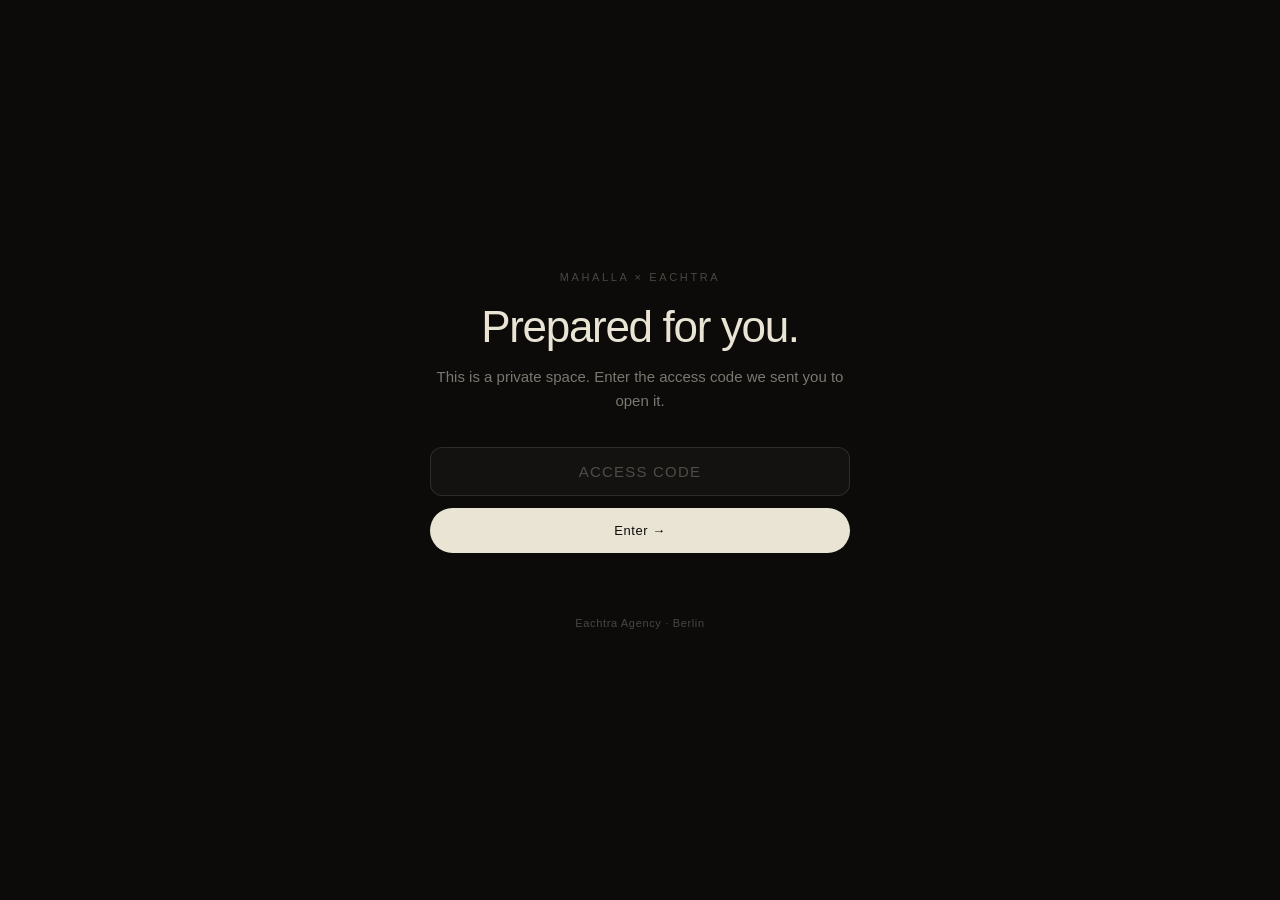
<file: mahalla.html>
<!DOCTYPE html>
<html lang="en">
<head>
  <meta charset="UTF-8">
  <meta name="viewport" content="width=device-width, initial-scale=1.0">
  <meta name="robots" content="noindex, nofollow">
  <title>Private — MaHalla × Eachtra</title>
  <style>
    *, *::before, *::after { box-sizing: border-box; margin: 0; padding: 0; }
    :root {
      --bg:#0c0b09; --card:#141210; --cream:#EAE4D5;
      --muted:rgba(234,228,213,0.50); --faint:rgba(234,228,213,0.28); --line:rgba(234,228,213,0.12);
      --green:#2A9B6A; --crimson:#C8352A;
      --font:-apple-system, BlinkMacSystemFont, "SF Pro Display", "Segoe UI", sans-serif;
    }
    body { background:var(--bg); color:var(--cream); font-family:var(--font); -webkit-font-smoothing:antialiased; min-height:100svh; display:flex; align-items:center; justify-content:center; padding:24px; }
    .gate { width:100%; max-width:420px; text-align:center; }
    .eyebrow { font-size:11px; letter-spacing:0.24em; text-transform:uppercase; color:var(--faint); margin-bottom:22px; }
    h1 { font-size:clamp(30px,7vw,44px); font-weight:300; letter-spacing:-0.03em; line-height:1.02; }
    .sub { margin-top:16px; font-size:15px; font-weight:300; line-height:1.6; color:var(--muted); }
    form { margin-top:34px; display:flex; flex-direction:column; gap:12px; }
    input { width:100%; padding:15px 18px; background:var(--card); border:1px solid var(--line); border-radius:12px; color:var(--cream); font-family:var(--font); font-size:15px; letter-spacing:0.01em; text-align:center; transition:border-color .2s; }
    input::placeholder { color:var(--faint); letter-spacing:0.08em; }
    input:focus { outline:none; border-color:rgba(234,228,213,0.4); }
    button { padding:15px 18px; background:var(--cream); color:#0c0b09; border:none; border-radius:999px; font-size:13px; letter-spacing:0.04em; cursor:pointer; transition:opacity .2s, transform .2s; }
    button:hover { opacity:0.9; transform:translateY(-1px); }
    .err { margin-top:6px; font-size:12.5px; color:var(--crimson); min-height:16px; opacity:0; transition:opacity .2s; }
    .err.show { opacity:1; }
    .foot { margin-top:30px; font-size:11px; letter-spacing:0.06em; color:var(--faint); }
    @keyframes shake { 0%,100%{transform:translateX(0)} 20%,60%{transform:translateX(-7px)} 40%,80%{transform:translateX(7px)} }
    .shake { animation:shake .32s; }
  </style>
</head>
<body>
  <div class="gate">
    <div class="eyebrow">MaHalla × Eachtra</div>
    <h1>Prepared for you.</h1>
    <p class="sub">This is a private space. Enter the access code we sent you to open it.</p>
    <form id="f" autocomplete="off">
      <input id="code" type="password" placeholder="ACCESS CODE" aria-label="Access code" autocapitalize="off" autocorrect="off" spellcheck="false">
      <button type="submit">Enter →</button>
      <div class="err" id="err">That code isn't right. Try again.</div>
    </form>
    <div class="foot">Eachtra Agency · Berlin</div>
  </div>

  <script>
    const HASH = "3653564812af7f0ee6280e3af9d6cf939038b770f48afbbf37559bd3e1f6e2de";
    const form = document.getElementById('f');
    const input = document.getElementById('code');
    const err = document.getElementById('err');
    const gate = document.querySelector('.gate');

    async function sha256(str) {
      const buf = await crypto.subtle.digest('SHA-256', new TextEncoder().encode(str));
      return Array.from(new Uint8Array(buf)).map(b => b.toString(16).padStart(2, '0')).join('');
    }

    // Already unlocked → skip the gate
    if (localStorage.getItem('mh_access') === '1') { location.replace('mahalla-results.html'); }

    form.addEventListener('submit', async (e) => {
      e.preventDefault();
      const norm = input.value.trim().toLowerCase().replace(/\s+/g, ' ');
      const digest = await sha256(norm);
      if (digest === HASH) {
        localStorage.setItem('mh_access', '1');
        location.replace('mahalla-results.html');
      } else {
        err.classList.add('show');
        gate.classList.remove('shake'); void gate.offsetWidth; gate.classList.add('shake');
        input.value = ''; input.focus();
      }
    });
  </script>
</body>
</html>
</file>
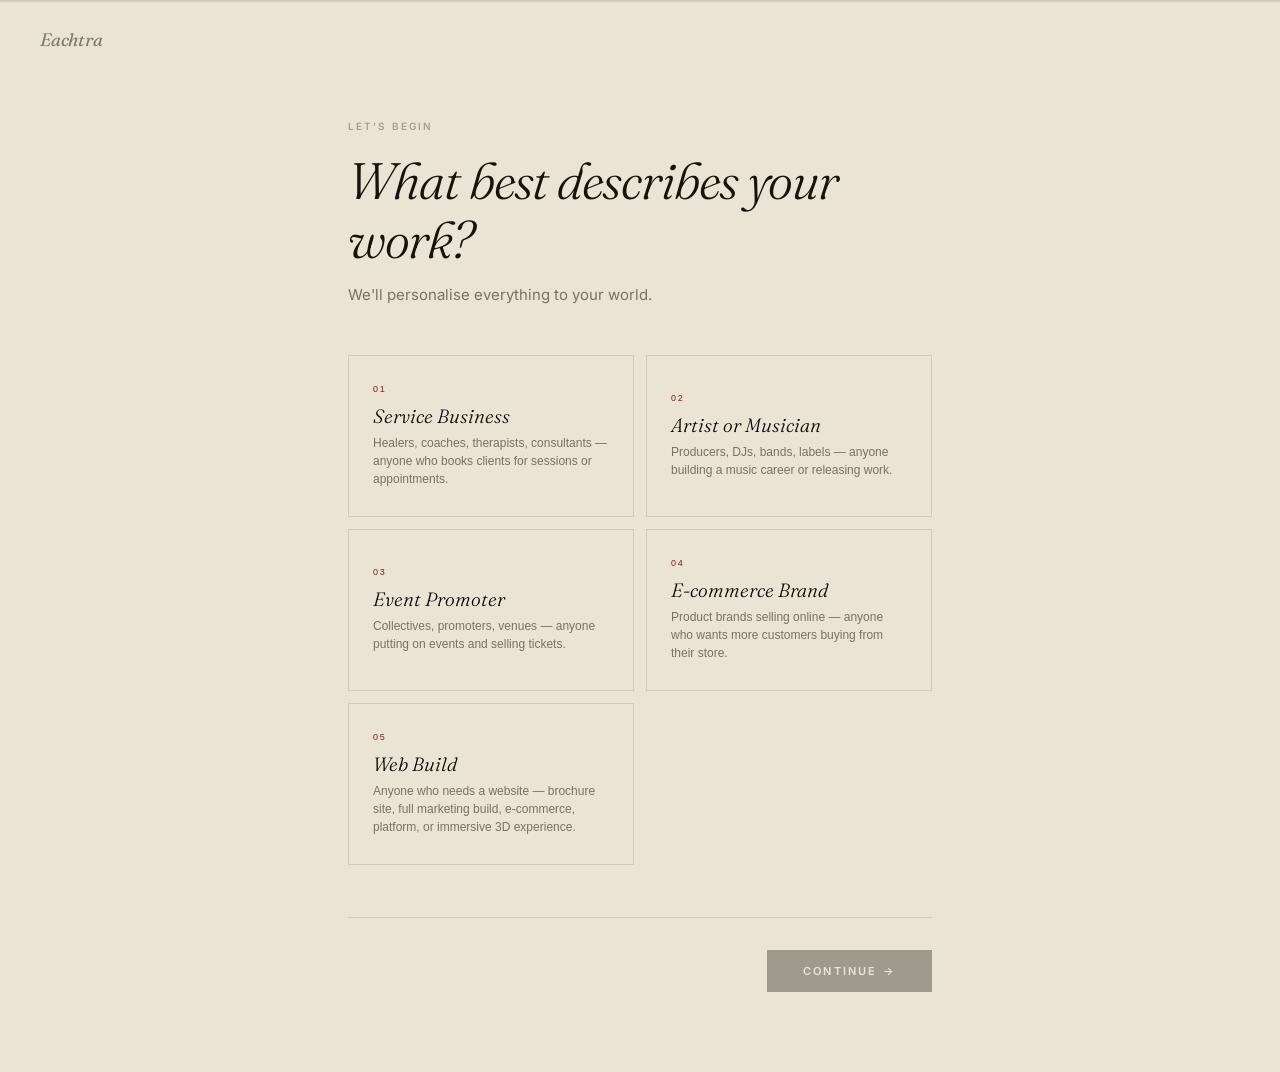
<file: onboard.html>
<!DOCTYPE html>
<html lang="en">
<head>
<meta charset="UTF-8">
<meta name="viewport" content="width=device-width, initial-scale=1.0">
<title>Eachtra — Client Onboarding</title>
<link rel="preconnect" href="https://fonts.googleapis.com">
<link href="https://fonts.googleapis.com/css2?family=Fraunces:ital,opsz,wght@0,9..144,300;1,9..144,300;1,9..144,400&family=Inter:wght@400;500;600&display=swap" rel="stylesheet">
<style>
*, *::before, *::after { box-sizing: border-box; margin: 0; padding: 0; }
:root {
  --cream: #EAE4D5; --ink: #16120D; --ink-2: #3A332A;
  --muted: #7A7165; --muted-2: #A89F93; --border: rgba(22,18,13,0.12);
  --crimson: #8B1A12;
  --font-serif: 'Fraunces', Georgia, serif;
  --font-sans: 'Inter', -apple-system, sans-serif;
}
html { scroll-behavior: smooth; }
body { background: var(--cream); color: var(--ink); font-family: var(--font-sans); min-height: 100vh; -webkit-font-smoothing: antialiased; }

/* ── Progress bar ── */
.progress-bar { position: fixed; top: 0; left: 0; right: 0; height: 2px; background: var(--border); z-index: 100; }
.progress-fill { height: 100%; background: var(--ink); transition: width 400ms ease; }

/* ── Logo ── */
.logo { position: fixed; top: 28px; left: 40px; font-family: var(--font-serif); font-style: italic; font-size: 18px; color: var(--ink); opacity: 0.5; letter-spacing: -0.01em; z-index: 100; text-decoration: none; }

/* ── Step ── */
.step { display: none; min-height: 100vh; padding: 120px 48px 80px; max-width: 680px; margin: 0 auto; flex-direction: column; justify-content: center; }
.step.active { display: flex; }
.step-eyebrow { font-size: 10px; font-weight: 600; letter-spacing: 0.2em; text-transform: uppercase; color: var(--muted-2); margin-bottom: 20px; }
.step h1 { font-family: var(--font-serif); font-size: clamp(2rem, 5vw, 3.2rem); font-weight: 300; font-style: italic; line-height: 1.15; letter-spacing: -0.02em; color: var(--ink); margin-bottom: 12px; }
.step .sub { font-size: 15px; color: var(--muted); line-height: 1.7; margin-bottom: 48px; }

/* ── Type selector ── */
.type-grid { display: grid; grid-template-columns: 1fr 1fr; gap: 12px; }
.type-grid .type-card:last-child:nth-child(odd) { grid-column: 1; }
.type-card { padding: 28px 24px; border: 1.5px solid var(--border); cursor: pointer; transition: all 180ms; background: transparent; text-align: left; }
.type-card:hover { border-color: var(--ink); }
.type-card.selected { border-color: var(--ink); background: var(--ink); color: var(--cream); }
.type-card .type-num { font-size: 9px; letter-spacing: 0.18em; text-transform: uppercase; color: var(--crimson); display: block; margin-bottom: 10px; }
.type-card.selected .type-num { color: rgba(234,228,213,0.5); }
.type-card h3 { font-family: var(--font-serif); font-style: italic; font-size: 1.2rem; font-weight: 300; margin-bottom: 6px; }
.type-card p { font-size: 12px; color: var(--muted); line-height: 1.5; }
.type-card.selected p { color: rgba(234,228,213,0.55); }

/* ── Fields ── */
.fields { display: flex; flex-direction: column; gap: 32px; }
.field { display: flex; flex-direction: column; gap: 8px; }
.field label { font-size: 10px; font-weight: 600; letter-spacing: 0.18em; text-transform: uppercase; color: var(--muted); }
.field input, .field textarea, .field select {
  background: transparent; border: none; border-bottom: 1.5px solid var(--border);
  padding: 10px 0; font-size: 17px; font-family: var(--font-sans); color: var(--ink);
  outline: none; width: 100%; resize: none; transition: border-color 180ms; appearance: none;
}
.field input::placeholder, .field textarea::placeholder { color: var(--muted-2); }
.field input:focus, .field textarea:focus, .field select:focus { border-bottom-color: var(--ink); }
.field select { cursor: pointer; background-image: url("data:image/svg+xml,%3Csvg xmlns='http://www.w3.org/2000/svg' width='10' height='6'%3E%3Cpath d='M1 1l4 4 4-4' stroke='%237A7165' stroke-width='1.2' fill='none' stroke-linecap='round'/%3E%3C/svg%3E"); background-repeat: no-repeat; background-position: right 4px center; }
.field-row { display: grid; grid-template-columns: 1fr 1fr; gap: 24px; }
.field .hint { font-size: 11px; color: var(--muted-2); margin-top: 4px; line-height: 1.4; }

/* ── Checkbox group ── */
.check-group { display: flex; flex-direction: column; gap: 12px; margin-top: 4px; }
.check-option { display: flex; align-items: center; gap: 12px; cursor: pointer; padding: 14px 18px; border: 1.5px solid var(--border); transition: all 180ms; }
.check-option:hover { border-color: rgba(22,18,13,0.3); }
.check-option input { width: 16px; height: 16px; accent-color: var(--ink); cursor: pointer; flex-shrink: 0; }
.check-option span { font-size: 14px; color: var(--ink-2); }

/* ── Navigation ── */
.nav { display: flex; align-items: center; justify-content: space-between; margin-top: 52px; padding-top: 32px; border-top: 1px solid var(--border); }
.btn-back { background: none; border: none; font-family: var(--font-sans); font-size: 12px; font-weight: 500; letter-spacing: 0.1em; text-transform: uppercase; color: var(--muted); cursor: pointer; padding: 0; transition: color 180ms; }
.btn-back:hover { color: var(--ink); }
.btn-next { background: var(--ink); color: var(--cream); border: none; font-family: var(--font-sans); font-size: 11px; font-weight: 600; letter-spacing: 0.2em; text-transform: uppercase; padding: 14px 36px; cursor: pointer; transition: opacity 180ms; }
.btn-next:hover { opacity: 0.8; }
.btn-next:disabled { opacity: 0.35; cursor: not-allowed; }
.step-count { font-size: 11px; color: var(--muted-2); letter-spacing: 0.06em; }

/* ── Success ── */
#success { display: none; min-height: 100vh; padding: 120px 48px; max-width: 680px; margin: 0 auto; flex-direction: column; justify-content: center; }
#success h1 { font-family: var(--font-serif); font-size: clamp(2.4rem,5vw,4rem); font-weight: 300; font-style: italic; line-height: 1.1; margin-bottom: 24px; }
#success p { font-size: 15px; color: var(--muted); line-height: 1.8; margin-bottom: 12px; }
.ref-box { display: inline-block; background: var(--ink); color: var(--cream); font-family: monospace; font-size: 13px; padding: 10px 18px; margin: 12px 0 24px; letter-spacing: 0.06em; }

@media (max-width: 600px) {
  .step, #success { padding: 100px 24px 60px; }
  .type-grid { grid-template-columns: 1fr; }
  .field-row { grid-template-columns: 1fr; }
  .logo { left: 24px; }
}
</style>
</head>
<body>

<div class="progress-bar"><div class="progress-fill" id="progressFill" style="width:0%"></div></div>
<a class="logo" href="/">Eachtra</a>

<!-- TYPE SELECTOR -->
<div class="step active" id="step-type">
  <div class="step-eyebrow">Let's begin</div>
  <h1>What best describes your work?</h1>
  <p class="sub">We'll personalise everything to your world.</p>
  <div class="type-grid">
    <button class="type-card" onclick="selectType('service')">
      <span class="type-num">01</span>
      <h3>Service Business</h3>
      <p>Healers, coaches, therapists, consultants — anyone who books clients for sessions or appointments.</p>
    </button>
    <button class="type-card" onclick="selectType('artist')">
      <span class="type-num">02</span>
      <h3>Artist or Musician</h3>
      <p>Producers, DJs, bands, labels — anyone building a music career or releasing work.</p>
    </button>
    <button class="type-card" onclick="selectType('events')">
      <span class="type-num">03</span>
      <h3>Event Promoter</h3>
      <p>Collectives, promoters, venues — anyone putting on events and selling tickets.</p>
    </button>
    <button class="type-card" onclick="selectType('ecom')">
      <span class="type-num">04</span>
      <h3>E-commerce Brand</h3>
      <p>Product brands selling online — anyone who wants more customers buying from their store.</p>
    </button>
    <button class="type-card" onclick="selectType('web')">
      <span class="type-num">05</span>
      <h3>Web Build</h3>
      <p>Anyone who needs a website — brochure site, full marketing build, e-commerce, platform, or immersive 3D experience.</p>
    </button>
  </div>
  <div class="nav">
    <span></span>
    <button class="btn-next" id="btn-type-next" disabled onclick="startFlow()">Continue →</button>
  </div>
</div>

<!-- DYNAMIC STEPS -->
<div id="stepsContainer"></div>

<!-- SUCCESS -->
<div id="success">
  <div class="step-eyebrow">You're in.</div>
  <h1>We've got everything we need.</h1>
  <p>Your client reference — include this when sending creative assets:</p>
  <div class="ref-box" id="successRef">EACHTRA-REF-PENDING</div>
  <p>We'll review your submission and be in touch within 24 hours with next steps and a proposed plan of action.</p>
  <p style="margin-top:20px;font-size:13px;">Questions? <a href="mailto:rory@eachtraagency.com" style="color:var(--ink);font-weight:600">rory@eachtraagency.com</a></p>
</div>

<script>
const SUPABASE_URL = 'https://oowbdirzutyehjxonuug.supabase.co';
const SUPABASE_KEY = 'sb_publishable_iRsSxTe44otAgfom_AIKYQ_xfuxYKNj';

// ── Flow definitions ─────────────────────────────────────────────────────────
const FLOWS = {
  service: {
    label: 'Service Business',
    steps: [
      {
        id: 'about', eyebrow: 'Step 1 — About you',
        heading: 'Tell us about yourself.',
        sub: 'The basics first.',
        fields: [
          { id: 'contact_name',   label: 'Your name',          type: 'text',   placeholder: 'First and last name', required: true },
          { id: 'contact_email',  label: 'Email address',      type: 'email',  placeholder: 'you@yourpractice.com', required: true },
          { id: 'company_name',   label: 'Business / practice name', type: 'text', placeholder: 'What do you call your practice?', required: true },
          { id: 'service_type',   label: 'Type of service',    type: 'select', options: ['Somatic healing','Life coaching','Therapy / counselling','Nutritional therapy','Yoga / movement','Business consulting','Other'] },
        ],
      },
      {
        id: 'service', eyebrow: 'Step 2 — Your work',
        heading: 'Describe what you offer.',
        sub: 'Help us understand exactly what you do and how you do it.',
        fields: [
          { id: 'product_service_name', label: 'What is your core offering?', type: 'text', placeholder: 'e.g. 1:1 somatic healing sessions, 8-week coaching programme…' },
          { id: 'session_price',        label: 'Session / package price (€)', type: 'number', placeholder: '150' },
          { id: 'session_duration',     label: 'Session length', type: 'text', placeholder: 'e.g. 60 minutes, 90 minutes' },
          { id: 'monthly_capacity',     label: 'How many new clients can you take per month?', type: 'number', placeholder: '8' },
        ],
      },
      {
        id: 'audience', eyebrow: 'Step 3 — Your audience',
        heading: 'Help us find your people.',
        sub: 'Answer as if you\'re describing one real person. Specific answers get specific results.',
        fields: [
          { id: 'audience_age',        label: 'How old are they, typically?',                         type: 'text',     placeholder: 'e.g. 30–45' },
          { id: 'audience_struggle',   label: 'What are they struggling with when they find you?',    type: 'textarea', placeholder: 'What is happening in their life? What are they Googling at 11pm?' },
          { id: 'audience_tried',      label: 'What have they already tried?',                        type: 'text',     placeholder: 'e.g. therapy, other coaches, medication, self-help books…' },
          { id: 'audience_words',      label: 'How do they describe their problem in their own words?', type: 'textarea', placeholder: 'Their language, not yours — what would they type into Google, or say to a friend?' },
          { id: 'audience_online',     label: 'Where do they spend time online?',                     type: 'text',     placeholder: 'e.g. Instagram, Facebook groups, specific podcasts, Reddit communities…' },
          { id: 'audience_objection',  label: 'What stops them from booking?',                        type: 'text',     placeholder: 'Cost? Scepticism? Not knowing if it will work? Time?' },
          { id: 'differentiation',     label: 'What do clients say makes you different?',             type: 'textarea', placeholder: 'Your edge — approach, results, story, environment…' },
        ],
      },
      {
        id: 'platforms', eyebrow: 'Step 4 — Your presence',
        heading: 'Where are you already showing up?',
        sub: '',
        fields: [
          { id: 'instagram_handle', label: 'Instagram', type: 'text', placeholder: '@yourhandle' },
          { id: 'tiktok_handle',    label: 'TikTok',    type: 'text', placeholder: '@yourhandle' },
          { id: 'website_url',      label: 'Website (if you have one)', type: 'url', placeholder: 'https://' },
        ],
      },
      {
        id: 'goals', eyebrow: 'Step 5 — Goals',
        heading: 'What does success look like?',
        sub: 'Give us a number to aim at.',
        fields: [
          { id: 'booking_target',   label: 'Target: new bookings per month', type: 'number', placeholder: '10' },
          { id: 'monthly_budget',   label: 'Monthly marketing budget (€)', type: 'number', placeholder: '500' },
          { id: 'notes',            label: 'Anything else we should know?', type: 'textarea', placeholder: 'Timeline, sensitivities, non-negotiables…' },
        ],
      },
      {
        id: 'connect', eyebrow: 'Step 6 — Connect',
        heading: 'Let\'s connect everything.',
        sub: 'This is how we actually do the work. We\'ll send access requests to each of these — nothing gets touched without your approval.',
        fields: [
          { id: 'meta_page_url',      label: 'Facebook / Meta page URL',                                    type: 'url',   placeholder: 'https://facebook.com/yourpage — we\'ll request ad account access from here' },
          { id: 'meta_bm_id',         label: 'Meta Business Manager ID (if you have one)',                  type: 'text',  placeholder: 'Found in business.facebook.com › Settings › Business Info' },
          { id: 'google_email',       label: 'Google email for Calendar access',                            type: 'email', placeholder: 'The Gmail / Google Workspace address we book appointments into', hint: 'We\'ll send an OAuth request — you approve it and bookings flow straight into your calendar.' },
          { id: 'comms_email',        label: 'Best email for ongoing communication',                        type: 'email', placeholder: 'Where you want campaign reports, updates, and questions to land' },
        ],
      },
    ],
  },

  artist: {
    label: 'Artist / Musician',
    steps: [
      {
        id: 'about', eyebrow: 'Step 1 — The basics',
        heading: 'Tell us who you are.',
        sub: '',
        fields: [
          { id: 'contact_name',  label: 'Your name',            type: 'text',  placeholder: 'Full name', required: true },
          { id: 'contact_email', label: 'Email address',        type: 'email', placeholder: 'you@email.com', required: true },
          { id: 'company_name',  label: 'Artist / project name', type: 'text', placeholder: 'Stage name or project', required: true },
          { id: 'genre',         label: 'Genre / style',        type: 'text',  placeholder: 'e.g. minimal techno, jazz, ambient, grime…' },
          { id: 'instagram_handle', label: 'Instagram',         type: 'text',  placeholder: '@yourhandle' },
          { id: 'spotify_url',   label: 'Spotify or SoundCloud', type: 'url',  placeholder: 'Link to your music' },
          { id: 'ra_url',        label: 'Resident Advisor (if applicable)', type: 'url', placeholder: 'https://ra.co/dj/…' },
        ],
      },
      {
        id: 'story', eyebrow: 'Step 2 — Your story',
        heading: 'How did you actually get here?',
        sub: 'Not the polished version. The real one. We can tell the difference — and so can your audience.',
        fields: [
          { id: 'story_origin',  label: 'What actually got you into music?',           type: 'textarea', placeholder: 'Not "I started playing piano at 5." The real moment — what stopped you, what seized you, what you couldn\'t explain at the time.' },
          { id: 'story_turning', label: 'What changed the direction of your life?',   type: 'textarea', placeholder: 'A record, a room, a person, a city, a night. The moment your relationship with music became something you couldn\'t walk away from.' },
          { id: 'story_seeking', label: 'What are you chasing?',                      type: 'textarea', placeholder: 'What does it feel like when it\'s right — the perfect set, the perfect track, the perfect room? Why do you keep going back for it?' },
          { id: 'story_doing',   label: 'What is your music trying to do?',           type: 'textarea', placeholder: 'To a room. To a person. What happens when it works?' },
        ],
      },
      {
        id: 'sound', eyebrow: 'Step 3 — Your sound',
        heading: 'What are you made of?',
        sub: 'The influences that actually shaped you — not the obvious ones. The ones that live underneath everything.',
        fields: [
          { id: 'influences_real',  label: 'Who or what actually shaped your sound?',           type: 'textarea', placeholder: 'Artists, records, producers — and what specifically you took from each. Not just names.' },
          { id: 'sound_description', label: 'How would you describe your sound to someone who hasn\'t heard it?', type: 'textarea', placeholder: 'Not genre tags — sensations, textures, what it feels like. What does it do to a room?' },
          { id: 'label_status',     label: 'Label or independent?',                             type: 'select',   options: ['Independent', 'Signed to a label', 'Own label', 'Releasing under a collective'] },
          { id: 'monthly_listeners', label: 'Approx. monthly listeners or plays',               type: 'text',     placeholder: 'e.g. 4,200 Spotify listeners or 12k SoundCloud plays' },
        ],
      },
      {
        id: 'release', eyebrow: 'Step 4 — The campaign',
        heading: 'What are we promoting?',
        sub: 'Tell us what\'s coming and what you want to do with it.',
        fields: [
          { id: 'product_service_name', label: 'Release title',                     type: 'text',     placeholder: 'Name of EP, album, single, mix, or event' },
          { id: 'release_type',         label: 'Type',                              type: 'select',   options: ['Single', 'EP', 'Album', 'Mix / DJ set', 'Event', 'Other'] },
          { id: 'release_date',         label: 'Release / campaign date',           type: 'text',     placeholder: 'e.g. July 2026 or exact date' },
          { id: 'release_centrepiece',  label: 'The centrepiece — one track or moment that says everything', type: 'textarea', placeholder: 'What is the thing you most want people to hear, and why?' },
        ],
      },
      {
        id: 'audience', eyebrow: 'Step 5 — Your people',
        heading: 'Who are you making this for?',
        sub: 'This shapes every targeting decision. The more specific, the less we waste.',
        fields: [
          { id: 'audience_age',      label: 'How old are they, roughly?',                    type: 'text',     placeholder: 'e.g. 22–35' },
          { id: 'audience_artists',  label: 'What other artists do they listen to?',         type: 'text',     placeholder: 'Name 3–5 — the accurate ones, not just the famous ones' },
          { id: 'audience_discover', label: 'How do they discover music?',                   type: 'text',     placeholder: 'RA editorial, Instagram, TikTok, friends at clubs, Spotify algorithmic…' },
          { id: 'audience_events',   label: 'What events or clubs do they go to?',           type: 'text',     placeholder: 'Specific nights, promoters, venues — paint the scene' },
          { id: 'audience_beyond',   label: 'What do they care about beyond music?',         type: 'text',     placeholder: 'Fashion, art, politics, spirituality, film, food, community…' },
          { id: 'campaign_goals',    label: 'Primary goal for this campaign',                type: 'select',   options: ['More streams / listeners', 'Live / touring bookings', 'Playlist placements', 'Press & editorial coverage', 'Social media growth', 'Release campaign awareness'] },
          { id: 'monthly_budget',    label: 'Monthly marketing budget (€)',                  type: 'number',   placeholder: '300' },
          { id: 'notes',             label: 'Anything else we should know?',                 type: 'textarea', placeholder: '' },
        ],
      },
      {
        id: 'connect', eyebrow: 'Step 6 — Connect',
        heading: 'Let\'s connect everything.',
        sub: 'This is how we get your campaign live. We\'ll send access requests — nothing runs until you approve it.',
        fields: [
          { id: 'meta_page_url',     label: 'Facebook / Meta page URL',                                   type: 'url',   placeholder: 'https://facebook.com/yourpage — we\'ll request ad account access' },
          { id: 'meta_bm_id',        label: 'Meta Business Manager ID (if you have one)',                 type: 'text',  placeholder: 'Found in business.facebook.com › Settings › Business Info' },
          { id: 'spotify_artist_id', label: 'Spotify for Artists email',                                  type: 'email', placeholder: 'The email on your Spotify for Artists account — for playlist pitching access', hint: 'We\'ll request collaborator access so we can pitch editorial playlists on your behalf.' },
          { id: 'comms_email',       label: 'Best email for ongoing communication',                       type: 'email', placeholder: 'Where campaign reports and updates should land' },
        ],
      },
    ],
  },

  events: {
    label: 'Event Promoter',
    steps: [
      {
        id: 'about', eyebrow: 'Step 1 — About you',
        heading: 'Tell us about your operation.',
        sub: '',
        fields: [
          { id: 'contact_name',  label: 'Your name',            type: 'text',  placeholder: 'First and last name', required: true },
          { id: 'contact_email', label: 'Email address',        type: 'email', placeholder: 'you@email.com', required: true },
          { id: 'company_name',  label: 'Collective / brand name', type: 'text', placeholder: 'What do you run under?', required: true },
          { id: 'event_city',    label: 'Base city',            type: 'text',  placeholder: 'e.g. Berlin, Dublin, London' },
        ],
      },
      {
        id: 'events_info', eyebrow: 'Step 2 — Your events',
        heading: 'What kind of events do you run?',
        sub: '',
        fields: [
          { id: 'event_genre',    label: 'Music / event type',  type: 'text',   placeholder: 'e.g. techno, house, jazz, multigenre…' },
          { id: 'typical_capacity', label: 'Typical capacity',  type: 'select', options: ['Under 100', '100–300', '300–600', '600–1,000', '1,000+'] },
          { id: 'ticket_platform', label: 'Ticket platform',    type: 'select', options: ['Resident Advisor', 'Dice', 'Eventbrite', 'Skiddle', 'Own website', 'Multiple'] },
          { id: 'events_per_year', label: 'Events per year (approx.)', type: 'number', placeholder: '12' },
        ],
      },
      {
        id: 'next_event', eyebrow: 'Step 3 — Next event',
        heading: 'Tell us about your next event.',
        sub: 'This is what we\'ll build the first campaign around.',
        fields: [
          { id: 'product_service_name', label: 'Event name', type: 'text', placeholder: 'What is it called?' },
          { id: 'event_date',           label: 'Date',       type: 'text', placeholder: 'e.g. 12 July 2026' },
          { id: 'venue',                label: 'Venue',      type: 'text', placeholder: 'Name and city' },
          { id: 'lineup_summary',       label: 'Lineup (headline / key names)', type: 'text', placeholder: 'Artists on the bill' },
          { id: 'ticket_price',         label: 'Ticket price (€)', type: 'number', placeholder: '15' },
        ],
      },
      {
        id: 'soul', eyebrow: 'Step 4 — Your ethos',
        heading: 'Tell us what this actually is.',
        sub: 'Events in the creative industries are never just businesses. They are communities. Collective stories told together. We need to understand yours — and this is also how we decide if we\'re the right fit.',
        fields: [
          { id: 'ethos_origin',    label: 'What made you start this?',                                  type: 'textarea', placeholder: 'The real reason. The experience that didn\'t exist and needed to — the gap you felt and couldn\'t ignore.' },
          { id: 'ethos_creates',   label: 'What does this space do for people that nowhere else does?', type: 'textarea', placeholder: 'Not the lineup, not the venue. What happens in the room when it works?' },
          { id: 'ethos_agreement', label: 'What is the unspoken agreement between you and your crowd?', type: 'textarea', placeholder: 'What do they trust you to always provide? What do you trust them to bring?' },
          { id: 'ethos_nonneg',    label: 'What would you never compromise on?',                        type: 'text',     placeholder: 'The thing that would make it no longer yours if it changed.' },
          { id: 'instagram_handle', label: 'Instagram',                                                 type: 'text',     placeholder: '@yourcollective' },
          { id: 'ra_url',           label: 'RA profile or promoter page',                               type: 'url',      placeholder: 'https://ra.co/promoter/…' },
        ],
      },
      {
        id: 'audience', eyebrow: 'Step 5 — Your crowd',
        heading: 'Tell us who shows up.',
        sub: 'The more specific, the sharper the targeting — and the lower the cost per ticket.',
        fields: [
          { id: 'audience_age',        label: 'How old are they, roughly?',                               type: 'text',     placeholder: 'e.g. 21–32' },
          { id: 'audience_nights',     label: 'What other nights or promoters do they support?',          type: 'text',     placeholder: 'Name specific nights — gives us the targeting overlap' },
          { id: 'audience_discover',   label: 'How do they currently find out about events like yours?',  type: 'text',     placeholder: 'e.g. RA, Instagram, WhatsApp groups, friends, TikTok…' },
          { id: 'audience_buytrigger', label: 'What makes them buy a ticket vs. scroll past?',            type: 'textarea', placeholder: 'Is it the lineup? The venue? The vibe? The community? FOMO?' },
          { id: 'audience_beyond',     label: 'What do they care about beyond music?',                    type: 'text',     placeholder: 'Fashion, art, film, politics, food…' },
          { id: 'sellthrough_target',  label: 'Sell-through target (%)',                                  type: 'number',   placeholder: '85' },
          { id: 'monthly_budget',      label: 'Marketing budget for this event (€)',                      type: 'number',   placeholder: '400' },
          { id: 'notes',               label: 'Anything else?',                                           type: 'textarea', placeholder: '' },
        ],
      },
      {
        id: 'connect', eyebrow: 'Step 6 — Connect',
        heading: 'Let\'s connect everything.',
        sub: 'This is how we get your ads live and your campaign moving. We request access — you approve, and we go.',
        fields: [
          { id: 'meta_page_url',  label: 'Facebook / Meta page URL',                                   type: 'url',   placeholder: 'https://facebook.com/yourpage — we\'ll request ad account access from here' },
          { id: 'meta_bm_id',     label: 'Meta Business Manager ID (if you have one)',                 type: 'text',  placeholder: 'Found in business.facebook.com › Settings › Business Info' },
          { id: 'ra_promoter_url', label: 'RA promoter page (if not already shared)',                  type: 'url',   placeholder: 'https://ra.co/promoter/…' },
          { id: 'ticketing_email', label: 'Ticketing platform account email',                          type: 'email', placeholder: 'Dice, RA, Eventbrite — the email on your account so we can coordinate listings', hint: 'We\'ll coordinate with your ticketing platform to align campaign and listing timing.' },
          { id: 'comms_email',     label: 'Best email for ongoing communication',                      type: 'email', placeholder: 'Where campaign updates and reports should land' },
        ],
      },
    ],
  },

  ecom: {
    label: 'E-commerce Brand',
    steps: [
      {
        id: 'about', eyebrow: 'Step 1 — About you',
        heading: 'Tell us about your brand.',
        sub: '',
        fields: [
          { id: 'contact_name',  label: 'Your name',      type: 'text',  placeholder: 'Full name', required: true },
          { id: 'contact_email', label: 'Email address',  type: 'email', placeholder: 'you@brand.com', required: true },
          { id: 'company_name',  label: 'Brand name',     type: 'text',  placeholder: 'What is your brand called?', required: true },
          { id: 'product_category', label: 'What do you sell?', type: 'text', placeholder: 'e.g. skincare, coffee, streetwear, supplements…' },
        ],
      },
      {
        id: 'store', eyebrow: 'Step 2 — Your store',
        heading: 'The numbers that matter.',
        sub: 'Be honest — we are on your side.',
        fields: [
          { id: 'website_url',     label: 'Store URL',                       type: 'url',    placeholder: 'https://yourstore.com', required: true },
          { id: 'ecom_platform',   label: 'Platform',                        type: 'select', options: ['Shopify', 'WooCommerce', 'Squarespace', 'Wix', 'Custom / other'] },
          { id: 'monthly_revenue', label: 'Monthly revenue (approx.)',       type: 'select', options: ['Under €5k', '€5k–€20k', '€20k–€50k', '€50k–€100k', '€100k+'] },
          { id: 'avg_order_value', label: 'Average order value (€)',         type: 'number', placeholder: '65' },
        ],
      },
      {
        id: 'brief', eyebrow: 'Step 3 — Your brand brief',
        heading: 'Tell us everything.',
        sub: 'Paste the prompt below into ChatGPT, Claude, or any AI you use. Paste the output here. This gives us everything we need to build your campaign without twenty more questions.',
        fields: [
          { id: 'product_service_name', label: 'Top product(s) we\'re advertising',  type: 'text', placeholder: 'The ones that convert best' },
          { id: 'brand_brief', label: 'Brand brief', type: 'textarea', placeholder: 'Use this prompt in your AI: "Write a brand brief covering: what we sell, who our best customer is (age, lifestyle, what they were struggling with when they found us, what they\'ve tried before, why they chose us), what makes us different from competitors, our brand voice and values, our top 3 performing products and why they work, and any important context about our market. Be specific — this is going to an ad agency."', hint: 'Tip: the more detail you paste in, the better our first campaign performs.' },
        ],
      },
      {
        id: 'ads', eyebrow: 'Step 4 — Advertising history',
        heading: 'Have you run paid ads before?',
        sub: '',
        fields: [
          { id: 'running_ads',      label: 'Currently running ads?', type: 'select', options: ['Yes', 'No — starting fresh'] },
          { id: 'current_ad_spend', label: 'Current monthly ad spend (€)', type: 'number', placeholder: 'Leave blank if not running' },
          { id: 'current_roas',     label: 'Current ROAS (if known)', type: 'text', placeholder: 'e.g. 2.4x — leave blank if unknown' },
          { id: 'pixel_installed',  label: 'Meta Pixel installed on site?', type: 'select', options: ['Yes', 'No', 'Not sure'] },
          { id: 'ad_platforms',     label: 'Which platforms have you advertised on?', type: 'text', placeholder: 'e.g. Meta, TikTok, Google, Pinterest…' },
        ],
      },
      {
        id: 'platforms', eyebrow: 'Step 5 — Your channels',
        heading: 'Where does your brand show up?',
        sub: '',
        fields: [
          { id: 'instagram_handle', label: 'Instagram', type: 'text', placeholder: '@yourbrand' },
          { id: 'tiktok_handle',    label: 'TikTok',    type: 'text', placeholder: '@yourbrand' },
          { id: 'email_list_size',  label: 'Email list size (approx.)', type: 'text', placeholder: 'e.g. 2,400 subscribers' },
        ],
      },
      {
        id: 'goals', eyebrow: 'Step 6 — Goals',
        heading: 'What does winning look like?',
        sub: '',
        fields: [
          { id: 'target_roas',    label: 'Target ROAS', type: 'text', placeholder: 'e.g. 3x, 4x' },
          { id: 'monthly_budget', label: 'Monthly ad budget (€)', type: 'number', placeholder: '1500' },
          { id: 'notes',          label: 'Anything else we should know?', type: 'textarea', placeholder: 'Seasonality, product launches, sensitivities…' },
        ],
      },
      {
        id: 'connect', eyebrow: 'Step 7 — Connect',
        heading: 'Let\'s connect everything.',
        sub: 'This is how we get your ads running. We request access — you approve each one — and nothing goes live without you.',
        fields: [
          { id: 'meta_page_url',    label: 'Facebook / Meta page URL',                                  type: 'url',   placeholder: 'https://facebook.com/yourbrand — we request ad account access from here' },
          { id: 'meta_bm_id',       label: 'Meta Business Manager ID',                                  type: 'text',  placeholder: 'Found in business.facebook.com › Settings › Business Info', hint: 'If you don\'t have a Business Manager yet, we\'ll help you set one up.' },
          { id: 'pixel_id',         label: 'Meta Pixel ID (if installed)',                              type: 'text',  placeholder: 'Found in Events Manager — we\'ll connect it to your campaigns' },
          { id: 'ga_email',         label: 'Google Analytics / GA4 access email',                      type: 'email', placeholder: 'The email to grant Editor access on your GA4 property' },
          { id: 'store_access_email', label: 'Shopify / store platform access email',                  type: 'email', placeholder: 'The email to invite as a collaborator on your store', hint: 'Staff access only — we use this to verify pixel setup and product catalogue.' },
          { id: 'comms_email',      label: 'Best email for ongoing communication',                      type: 'email', placeholder: 'Where reports, creative previews, and questions should land' },
        ],
      },
    ],
  },
  web: {
    label: 'Web Build',
    steps: [
      {
        id: 'about', eyebrow: 'Step 1 — About you',
        heading: 'Tell us about the project.',
        sub: '',
        fields: [
          { id: 'contact_name',  label: 'Your name',          type: 'text',  placeholder: 'Full name', required: true },
          { id: 'contact_email', label: 'Email address',      type: 'email', placeholder: 'you@yourbrand.com', required: true },
          { id: 'company_name',  label: 'Brand or project name', type: 'text', placeholder: 'What is this for?', required: true },
          { id: 'website_url',   label: 'Current website (if there is one)', type: 'url', placeholder: 'https://' },
          { id: 'site_purpose',  label: 'What does this site need to do?', type: 'select', options: ['Inform / brand presence', 'Generate leads or enquiries', 'Sell products (e-commerce)', 'Book appointments or sessions', 'Build a community or platform', 'Artist or creative portfolio', 'Event or launch site', 'Something else'] },
        ],
      },
      {
        id: 'vision', eyebrow: 'Step 2 — Vision',
        heading: 'What do you want to communicate?',
        sub: 'This is the most important step. The best sites are built from a clear answer to this.',
        fields: [
          { id: 'vision_feeling',  label: 'What do you want someone to feel within the first 5 seconds of landing on the site?', type: 'textarea', placeholder: 'Confidence? Intrigue? Warmth? Desire? Trust? Be specific — this is the brief.' },
          { id: 'vision_known',    label: 'What do you want to be known for?',                                                   type: 'textarea', placeholder: 'If someone described your brand to a friend after seeing your site, what would you want them to say?' },
          { id: 'vision_notknown', label: 'What do you not want to be?',                                                         type: 'text',     placeholder: 'What perception would be the worst outcome — what would embarrass you?' },
          { id: 'vision_brand',    label: 'How would you describe your brand voice?',                                            type: 'text',     placeholder: 'e.g. Direct and minimal. Warm but serious. Playful and irreverent. Raw and honest.' },
        ],
      },
      {
        id: 'references', eyebrow: 'Step 3 — References',
        heading: 'Show us what you\'re drawn to.',
        sub: 'References are worth a thousand words. The right ones — and the wrong ones — tell us everything.',
        fields: [
          { id: 'ref_love',        label: 'Sites you love — and what specifically you love about them',   type: 'textarea', placeholder: 'Paste URLs and say what works. The layout? The typography? The motion? The feeling? The more specific, the better.' },
          { id: 'ref_hate',        label: 'Sites you hate — and what specifically you hate about them',   type: 'textarea', placeholder: 'This matters as much as the above. What makes you cringe? What feels cheap, cluttered, wrong?' },
          { id: 'ref_industry',    label: 'Competitors or peers whose sites you respect',                type: 'text',     placeholder: 'Even if you don\'t want to look like them — what are they doing right?' },
          { id: 'ref_outside',     label: 'References from outside your industry',                       type: 'text',     placeholder: 'A fashion brand, a film studio, an artist — something that captures the energy you\'re after even if the industry is different' },
        ],
      },
      {
        id: 'scope', eyebrow: 'Step 4 — Scope',
        heading: 'What are we building?',
        sub: 'Be honest about what you actually need. The right scope produces better work — not just a cheaper quote.',
        fields: [
          { id: 'scope_pages',     label: 'Pages or sections needed',                                    type: 'textarea', placeholder: 'e.g. Home, About, Services, Work / Portfolio, Contact — list everything you know you need' },
          { id: 'scope_level',     label: 'Complexity level',                                            type: 'select',   options: ['Simple — clean, fast, no-frills (3–6 pages)', 'Standard — designed properly, custom layout, some animation', 'Advanced — scroll effects, complex interactions, data-driven', 'Immersive — 3D elements, WebGL, full creative direction', 'Platform — user accounts, dashboards, backend logic'] },
          { id: 'scope_ecom',      label: 'Does it need e-commerce?',                                   type: 'select',   options: ['No', 'Yes — simple product catalogue', 'Yes — full checkout and payments', 'Yes — subscription or recurring billing'] },
          { id: 'scope_cms',       label: 'Do you need to update the content yourself?',                type: 'select',   options: ['No — we can handle updates', 'Yes — basic content editing', 'Yes — full CMS with multiple editors'] },
          { id: 'scope_timeline',  label: 'When do you need it live?',                                  type: 'text',     placeholder: 'e.g. 6 weeks, before a launch on 1 Sept, ASAP — and why' },
          { id: 'monthly_budget',  label: 'Budget range (€)',                                           type: 'select',   options: ['Under €2,000', '€2,000–€5,000', '€5,000–€10,000', '€10,000–€20,000', '€20,000+', 'Not sure yet — we need guidance'] },
        ],
      },
      {
        id: 'technical', eyebrow: 'Step 5 — Technical',
        heading: 'What does it need under the hood?',
        sub: 'This is where security, integrations, and complexity get priced in.',
        fields: [
          { id: 'tech_3d',         label: 'Do you want 3D elements, WebGL, or immersive visuals?',      type: 'select',   options: ['No', 'Maybe — show me what\'s possible', 'Yes — it\'s central to the vision', 'Yes — we have a specific concept in mind'] },
          { id: 'tech_animation',  label: 'Level of animation and motion',                              type: 'select',   options: ['Minimal — subtle transitions only', 'Standard — scroll animations, hover effects', 'Heavy — scroll-driven narrative, parallax, video', 'Cinematic — the animation IS the experience'] },
          { id: 'tech_data',       label: 'Does the site handle user data?',                            type: 'select',   options: ['No', 'Yes — contact forms only', 'Yes — user accounts or profiles', 'Yes — sensitive data (health, financial, legal)', 'Yes — significant personal data (GDPR-critical)'] },
          { id: 'tech_payments',   label: 'Does it take payments?',                                     type: 'select',   options: ['No', 'Yes — one-off purchases', 'Yes — subscriptions or recurring', 'Yes — marketplace or multi-vendor'] },
          { id: 'tech_integrations', label: 'Integrations needed',                                      type: 'textarea', placeholder: 'e.g. Stripe, Calendly, Mailchimp, CRM, booking system, Meta Pixel, Google Analytics — list everything' },
          { id: 'tech_security',   label: 'Any specific security requirements?',                        type: 'textarea', placeholder: 'Industry compliance (HIPAA, PCI-DSS, GDPR), penetration testing, SSO, two-factor — anything out of the ordinary' },
        ],
      },
      {
        id: 'connect', eyebrow: 'Step 6 — Connect',
        heading: 'Let\'s get the assets together.',
        sub: 'Share what you have. The more we start with, the faster we move.',
        fields: [
          { id: 'domain_name',     label: 'Domain name (if you have one)',                              type: 'text',     placeholder: 'yourbrand.com — or let us know if you need one registered' },
          { id: 'current_host',    label: 'Current hosting (if applicable)',                            type: 'text',     placeholder: 'e.g. Cloudflare, Netlify, AWS, Shopify, Squarespace, no idea…' },
          { id: 'has_brand',       label: 'Do you have existing brand assets?',                         type: 'select',   options: ['Yes — logo, colours, fonts, the lot', 'Partial — some but not all', 'No — we need full brand direction', 'No — we have a concept but nothing built yet'] },
          { id: 'assets_url',      label: 'Brand assets or Figma / design files (if you have them)',   type: 'url',      placeholder: 'Google Drive, Dropbox, Figma link…' },
          { id: 'comms_email',     label: 'Best email for ongoing communication',                       type: 'email',    placeholder: 'Where briefs, reviews, and questions should land' },
          { id: 'notes',           label: 'Anything else we should know?',                              type: 'textarea', placeholder: 'Technical constraints, stakeholders to involve, things that have gone wrong before, anything…' },
        ],
      },
    ],
  },
};

// ── State ─────────────────────────────────────────────────────────────────────
let selectedType = null;
let currentStep  = 0;
let flow         = null;
let formData     = {};

// ── Type selection ────────────────────────────────────────────────────────────
function selectType(type) {
  selectedType = type;
  document.querySelectorAll('.type-card').forEach(c => c.classList.remove('selected'));
  event.currentTarget.classList.add('selected');
  document.getElementById('btn-type-next').disabled = false;
}

function startFlow() {
  if (!selectedType) return;
  flow = FLOWS[selectedType];
  buildSteps();
  document.getElementById('step-type').classList.remove('active');
  goToStep(0);
}

// ── Build step DOM ────────────────────────────────────────────────────────────
function buildSteps() {
  const container = document.getElementById('stepsContainer');
  container.innerHTML = '';
  flow.steps.forEach((step, i) => {
    const div = document.createElement('div');
    div.className = 'step';
    div.id = `flow-step-${i}`;
    div.innerHTML = buildStepHTML(step, i);
    container.appendChild(div);
  });
}

function buildStepHTML(step, i) {
  const isLast = i === flow.steps.length - 1;
  let fieldsHTML = '';
  step.fields.forEach(f => {
    fieldsHTML += buildField(f);
  });

  return `
    <div class="step-eyebrow">${step.eyebrow}</div>
    <h1>${step.heading}</h1>
    ${step.sub ? `<p class="sub">${step.sub}</p>` : ''}
    <div class="fields">${fieldsHTML}</div>
    <div class="nav">
      <button class="btn-back" onclick="goBack()">← Back</button>
      <span class="step-count">${i + 1} of ${flow.steps.length}</span>
      <button class="btn-next" onclick="${isLast ? 'submitForm()' : 'goNext()'}">${isLast ? 'Submit →' : 'Continue →'}</button>
    </div>`;
}

function buildField(f) {
  if (f.type === 'select') {
    const opts = f.options.map(o => `<option value="${o}">${o}</option>`).join('');
    return `<div class="field">
      <label>${f.label}</label>
      <select id="f_${f.id}" data-key="${f.id}" onchange="saveField('${f.id}', this.value)">
        <option value="">Select…</option>${opts}
      </select>
      ${f.hint ? `<div class="hint">${f.hint}</div>` : ''}
    </div>`;
  }
  if (f.type === 'textarea') {
    return `<div class="field">
      <label>${f.label}</label>
      <textarea id="f_${f.id}" rows="3" placeholder="${f.placeholder || ''}" data-key="${f.id}" oninput="saveField('${f.id}', this.value)"></textarea>
    </div>`;
  }
  return `<div class="field">
    <label>${f.label}${f.required ? ' *' : ''}</label>
    <input type="${f.type}" id="f_${f.id}" placeholder="${f.placeholder || ''}" data-key="${f.id}" oninput="saveField('${f.id}', this.value)" ${f.required ? 'required' : ''}>
    ${f.hint ? `<div class="hint">${f.hint}</div>` : ''}
  </div>`;
}

// ── Navigation ────────────────────────────────────────────────────────────────
function goToStep(i) {
  document.querySelectorAll('#stepsContainer .step').forEach(s => s.classList.remove('active'));
  const stepEl = document.getElementById(`flow-step-${i}`);
  if (stepEl) {
    stepEl.classList.add('active');
    currentStep = i;
    updateProgress();
    window.scrollTo(0, 0);
    // Restore saved values
    const step = flow.steps[i];
    step.fields.forEach(f => {
      const el = document.getElementById(`f_${f.id}`);
      if (el && formData[f.id] !== undefined) el.value = formData[f.id];
    });
  }
}

function goNext() {
  // Validate required fields
  const step = flow.steps[currentStep];
  for (const f of step.fields) {
    if (f.required && !formData[f.id]) {
      document.getElementById(`f_${f.id}`)?.focus();
      return;
    }
  }
  goToStep(currentStep + 1);
}

function goBack() {
  if (currentStep === 0) {
    document.querySelectorAll('#stepsContainer .step').forEach(s => s.classList.remove('active'));
    document.getElementById('step-type').classList.add('active');
    updateProgress(0);
  } else {
    goToStep(currentStep - 1);
  }
}

function saveField(key, value) {
  formData[key] = value;
}

function updateProgress(override) {
  const total   = flow ? flow.steps.length + 1 : 1;
  const current = override !== undefined ? override : currentStep + 2;
  const pct     = Math.round((current / total) * 100);
  document.getElementById('progressFill').style.width = pct + '%';
}

// ── Submit ────────────────────────────────────────────────────────────────────
async function submitForm() {
  const step = flow.steps[currentStep];
  step.fields.forEach(f => {
    const el = document.getElementById(`f_${f.id}`);
    if (el) formData[f.id] = el.value;
  });

  // Build payload — split common fields from type-specific
  const commonKeys = ['contact_name','contact_email','company_name','website_url','instagram_handle','monthly_budget','avg_order_value','notes','ideal_customer','differentiation','product_service_name'];
  const payload = { client_type: selectedType, type_data: {} };

  Object.entries(formData).forEach(([k, v]) => {
    if (commonKeys.includes(k)) payload[k] = v || null;
    else if (v) payload.type_data[k] = v;
  });

  if (!payload.contact_email) { alert('Please enter your email address.'); return; }

  document.querySelector(`#flow-step-${currentStep} .btn-next`).disabled = true;
  document.querySelector(`#flow-step-${currentStep} .btn-next`).textContent = 'Sending…';

  try {
    const res = await fetch(`${SUPABASE_URL}/rest/v1/rpc/submit_onboarding`, {
      method: 'POST',
      headers: {
        'Content-Type': 'application/json',
        'apikey': SUPABASE_KEY,
        'Authorization': `Bearer ${SUPABASE_KEY}`,
      },
      body: JSON.stringify({ payload }),
    });
    const result = await res.json();
    if (!res.ok) throw new Error(result.message || result.hint || 'Submission failed');

    const shortRef = 'EACHTRA-' + result.id.slice(0, 8).toUpperCase();

    // Fire-and-forget: Stripe invoice + email notification (non-blocking)
    fetch(`${SUPABASE_URL}/functions/v1/onboarding-notify`, {
      method: 'POST',
      headers: { 'Content-Type': 'application/json', 'Authorization': `Bearer ${SUPABASE_KEY}` },
      body: JSON.stringify({
        row_id: result.id,
        contact_name: payload.contact_name,
        contact_email: payload.contact_email,
        company_name: payload.company_name,
        client_type: selectedType,
        ref: shortRef,
      }),
    }).catch(console.error);

    document.querySelectorAll('#stepsContainer .step').forEach(s => s.classList.remove('active'));
    document.getElementById('progressFill').style.width = '100%';
    const success = document.getElementById('success');
    success.style.display = 'flex';
    document.getElementById('successRef').textContent = shortRef;

  } catch(err) {
    document.querySelector(`#flow-step-${currentStep} .btn-next`).disabled = false;
    document.querySelector(`#flow-step-${currentStep} .btn-next`).textContent = 'Submit →';
    alert('Something went wrong. Please email rory@eachtraagency.com directly.');
  }
}

// ── Init: check URL param ─────────────────────────────────────────────────────
(function init() {
  const params = new URLSearchParams(window.location.search);
  const t = params.get('type');
  if (t && FLOWS[t]) {
    // Auto-select type and jump straight to step 1
    const card = [...document.querySelectorAll('.type-card')].find(c => c.getAttribute('onclick')?.includes(`'${t}'`));
    if (card) { card.classList.add('selected'); }
    selectedType = t;
    flow = FLOWS[t];
    buildSteps();
    document.getElementById('step-type').classList.remove('active');
    document.getElementById('progressFill').style.width = '0%';
    goToStep(0);
  }
})();
</script>
</body>
</html>
</file>
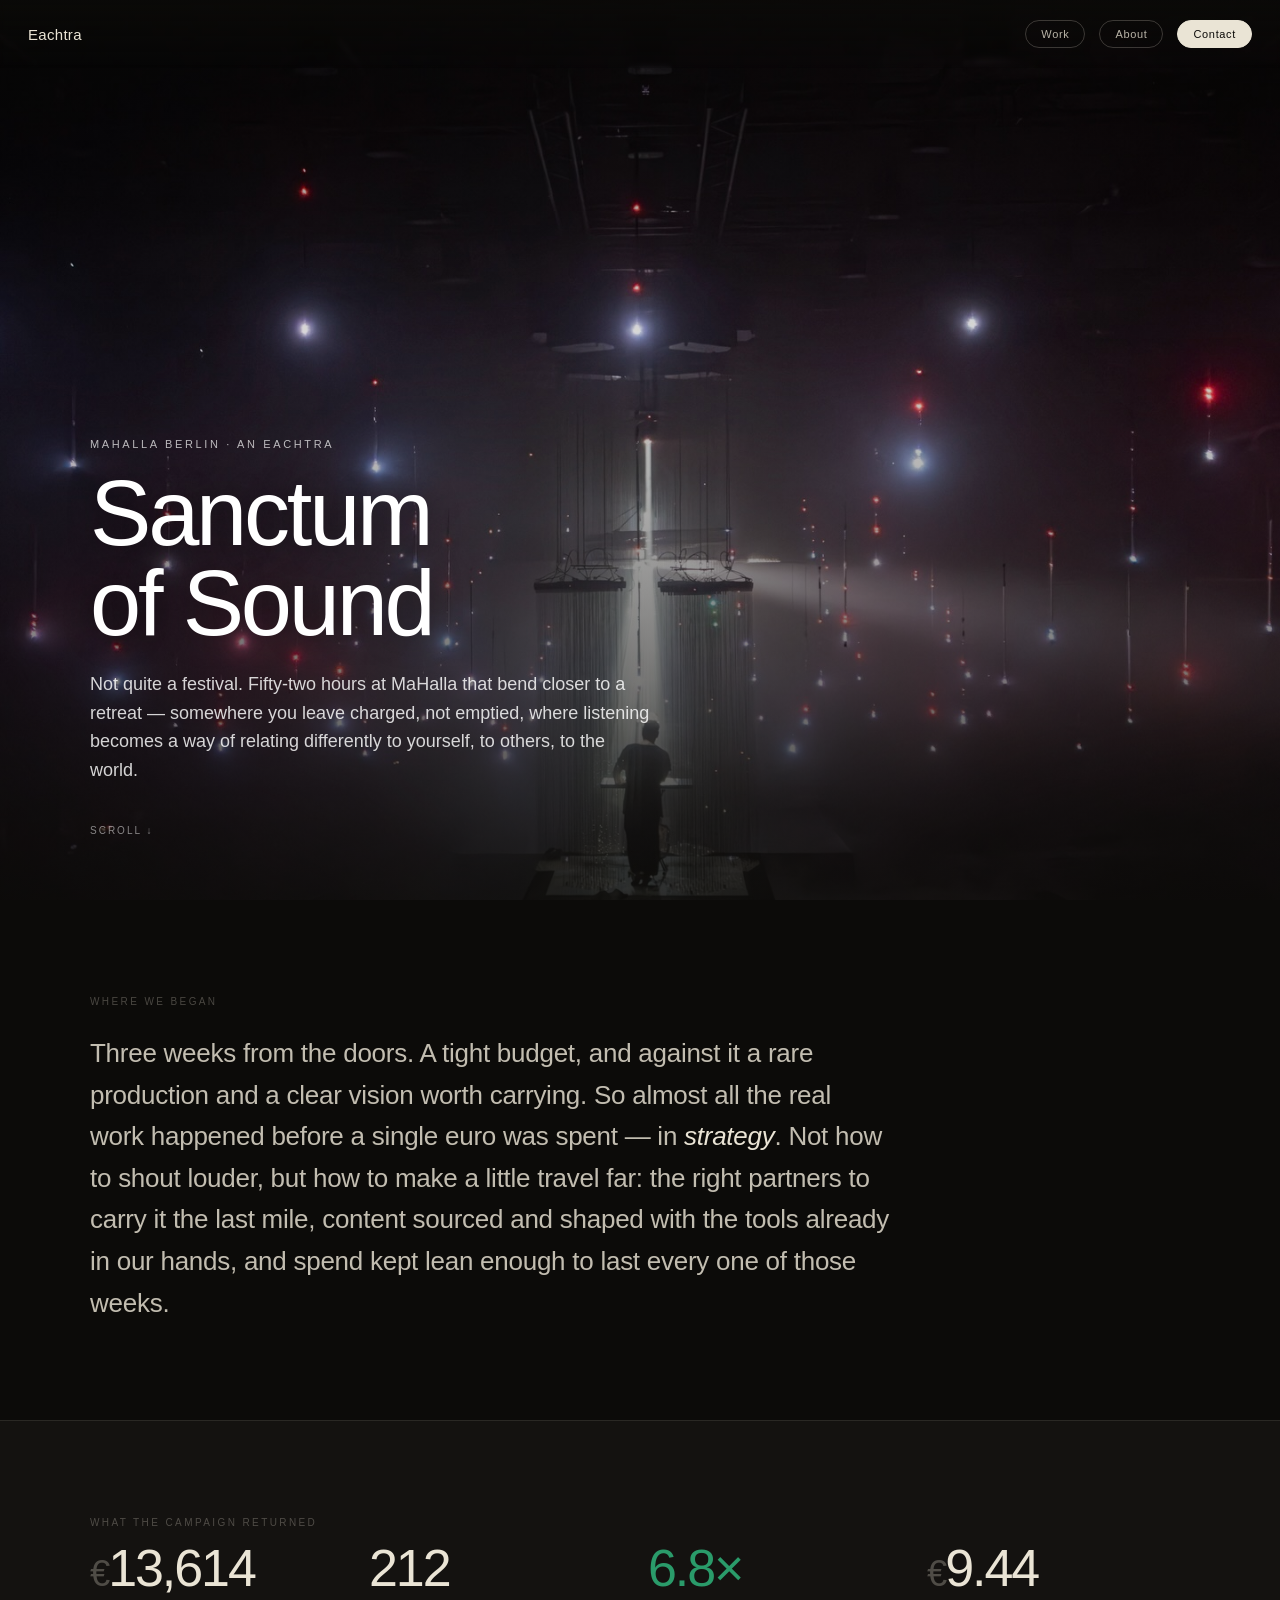
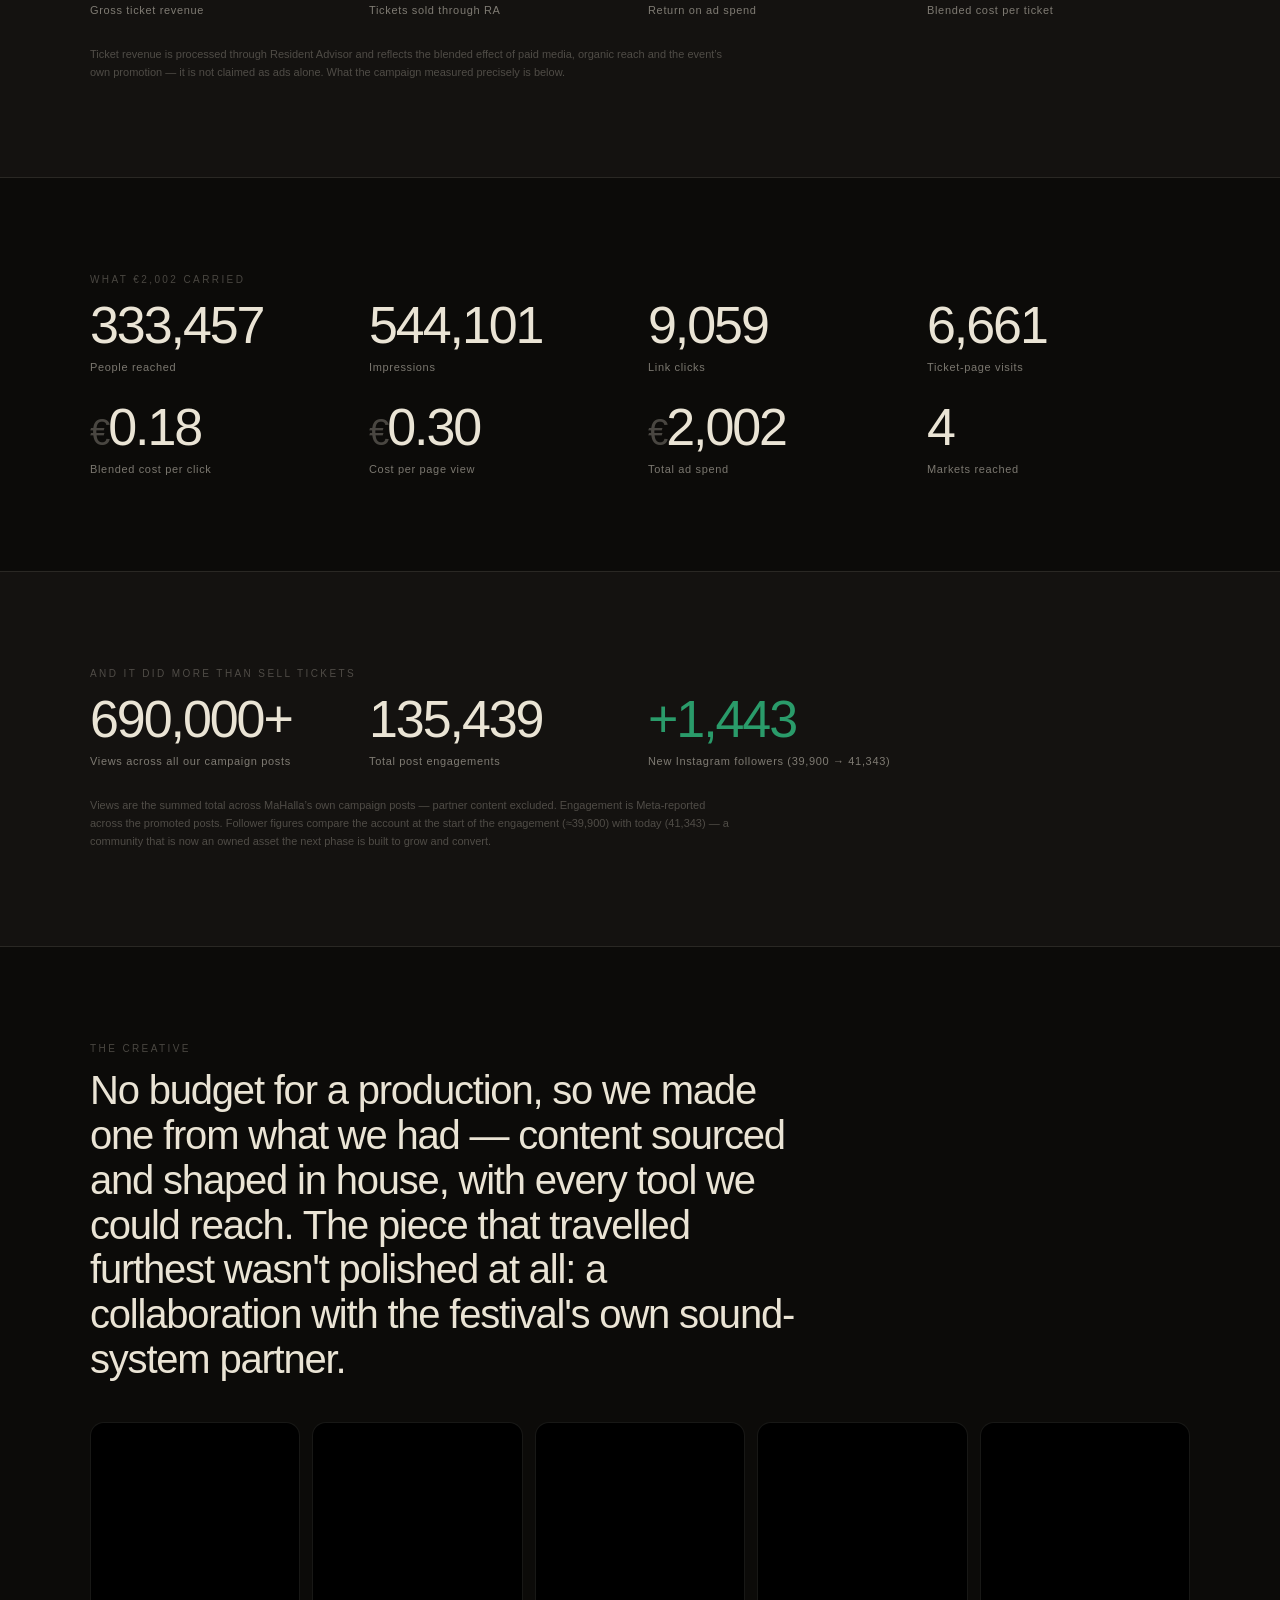
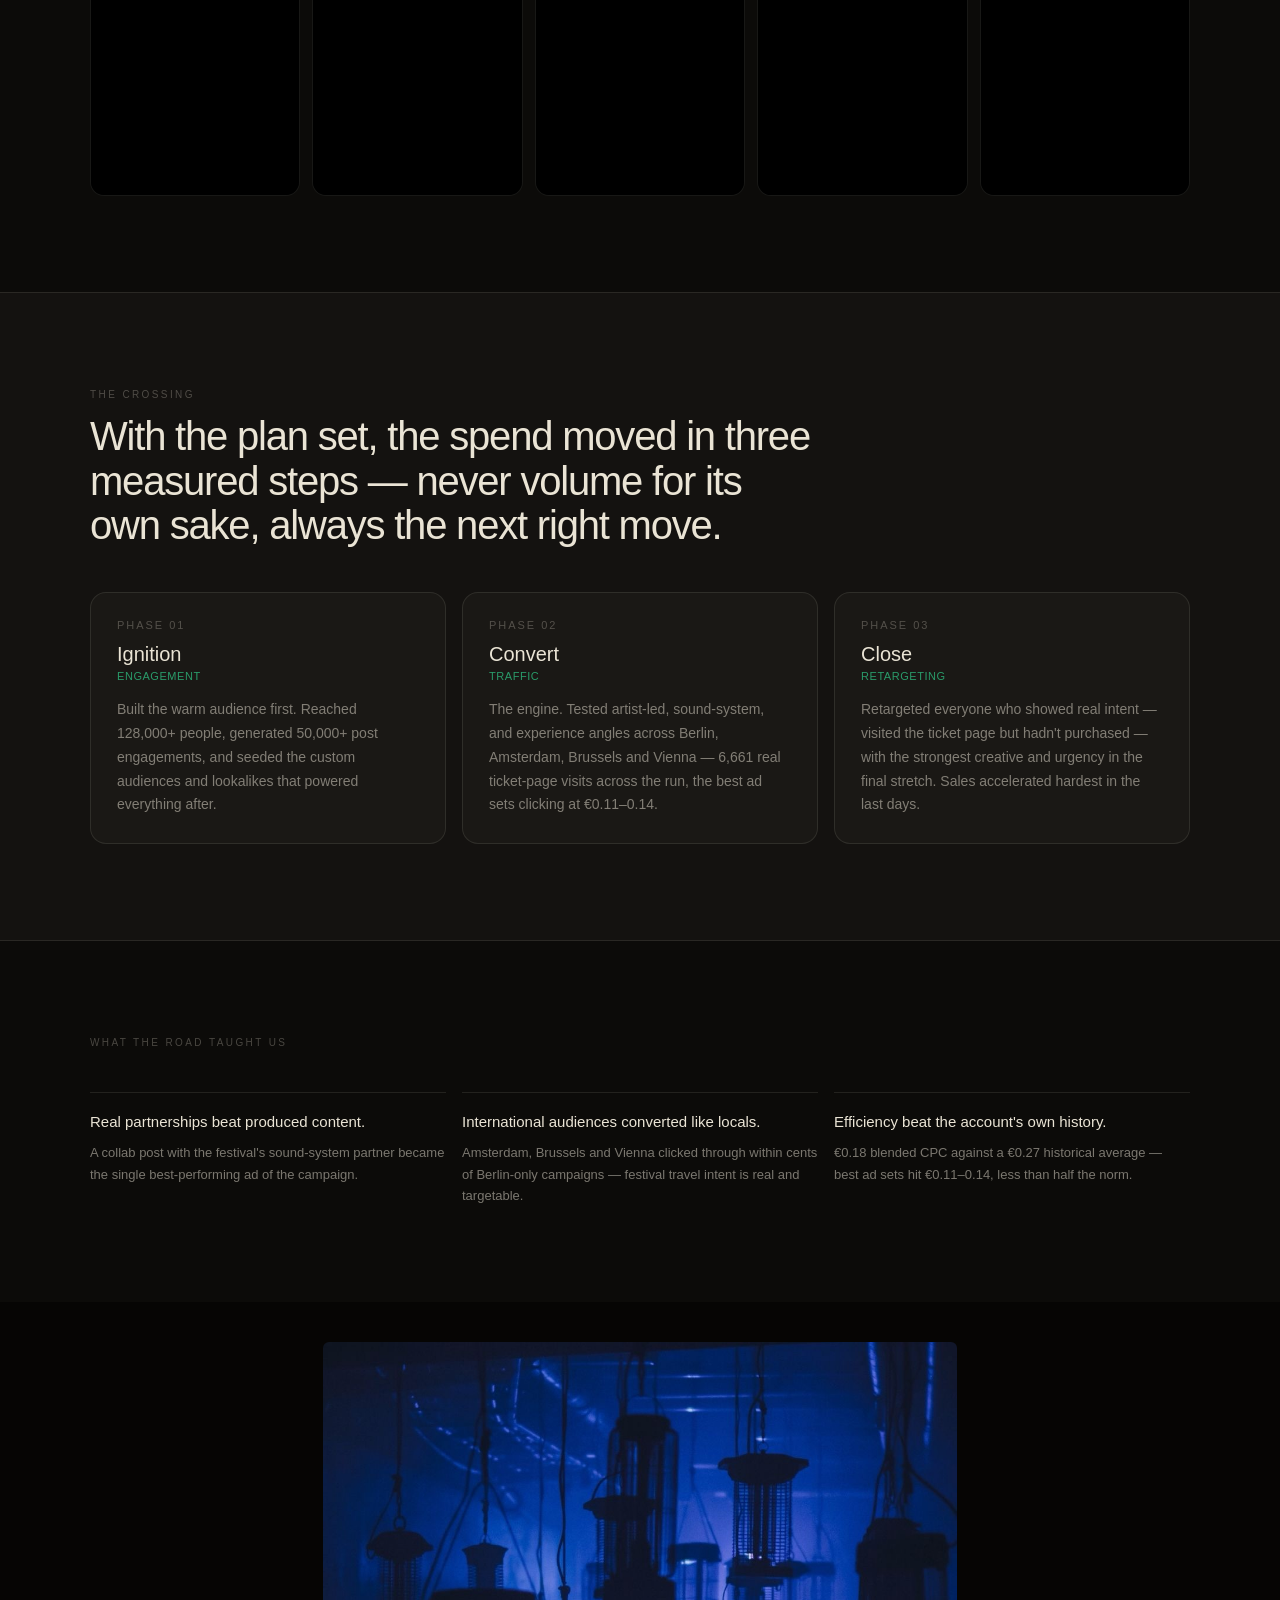
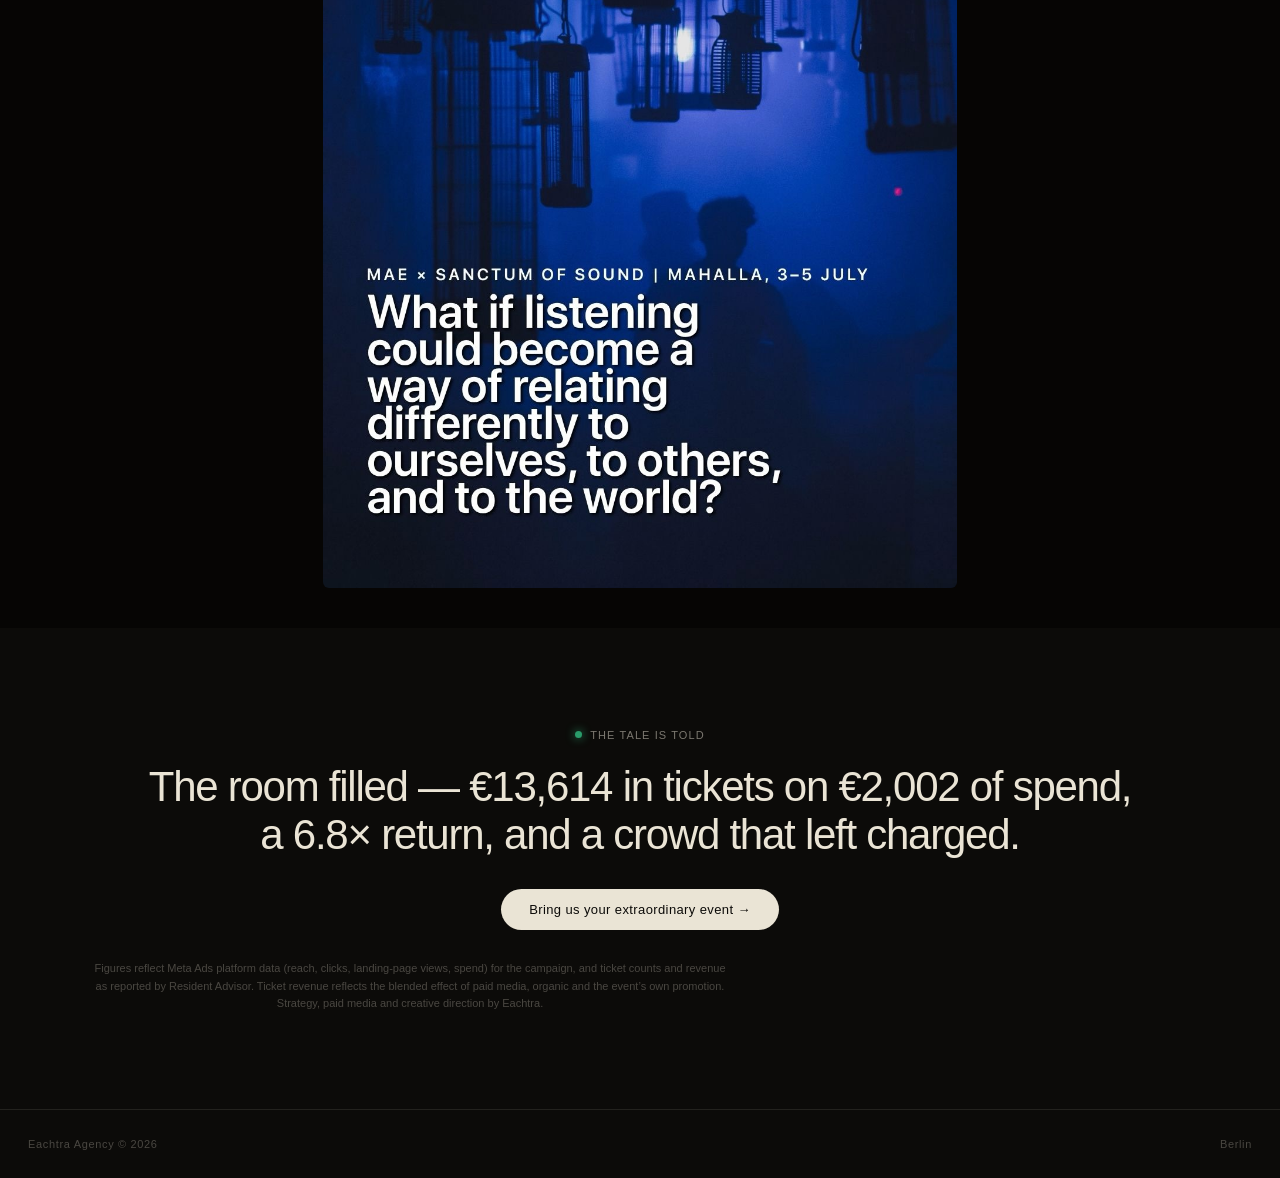
<file: sanctum.html>
<!DOCTYPE html>
<html lang="en">
<head>
  <meta charset="UTF-8">
  <meta name="viewport" content="width=device-width, initial-scale=1.0">
  <title>Eachtra — Sanctum of Sound × MaHalla</title>
  <meta name="robots" content="noindex, nofollow">
  <meta name="description" content="How Eachtra ran the full paid social strategy for Sanctum of Sound — a 52-hour festival at MaHalla, Berlin. €13,614 in ticket revenue on €2,002 of spend, a 6.8× return, 333,457 reached at €0.18 a click.">
  <style>
    *, *::before, *::after { box-sizing: border-box; margin: 0; padding: 0; }

    :root {
      --bg:      #0c0b09;
      --panel:   #141210;
      --card:    #1a1815;
      --cream:   #EAE4D5;
      --muted:   rgba(234,228,213,0.50);
      --faint:   rgba(234,228,213,0.28);
      --line:    rgba(234,228,213,0.10);
      --green:   #2A9B6A;
      --font:    -apple-system, BlinkMacSystemFont, "SF Pro Display", "Segoe UI", sans-serif;
    }

    html { scroll-behavior: smooth; }
    body {
      background: var(--bg);
      color: var(--cream);
      font-family: var(--font);
      -webkit-font-smoothing: antialiased;
      overflow-x: hidden;
    }

    /* ── Nav ──────────────────────────────────────── */
    #nav {
      position: fixed; top: 0; left: 0; right: 0; z-index: 50;
      display: flex; align-items: center; gap: 14px;
      padding: 20px 28px;
      background: linear-gradient(180deg, rgba(12,11,9,0.72), rgba(12,11,9,0));
      backdrop-filter: blur(2px);
    }
    .nav-word { font-size: 15px; letter-spacing: 0.02em; color: var(--cream); text-decoration: none; margin-right: auto; }
    .nav-pill {
      font-size: 11px; letter-spacing: 0.06em; text-decoration: none;
      color: rgba(234,228,213,0.78);
      border: 1px solid rgba(234,228,213,0.22); border-radius: 999px;
      padding: 7px 15px; transition: border-color .2s, color .2s, background .2s;
    }
    .nav-pill:hover { border-color: rgba(234,228,213,0.6); color: #fff; }
    .nav-pill.cta { background: var(--cream); color: #0c0b09; border-color: var(--cream); }
    .nav-pill.cta:hover { opacity: 0.88; }

    /* ── Hero ─────────────────────────────────────── */
    .hero {
      position: relative; min-height: 100svh;
      display: flex; flex-direction: column; justify-content: flex-end;
      padding: 0 28px 64px;
      overflow: hidden;
    }
    .hero-media { position: absolute; inset: 0; z-index: 0; }
    .hero-media img,
    .hero-media video { width: 100%; height: 100%; object-fit: cover; object-position: center 35%; }
    .hero-media::after {
      content: ""; position: absolute; inset: 0;
      background: linear-gradient(180deg, rgba(12,11,9,0.55) 0%, rgba(12,11,9,0.15) 38%, rgba(12,11,9,0.82) 100%);
    }
    .hero-inner { position: relative; z-index: 1; max-width: 1100px; width: 100%; margin: 0 auto; }
    .hero-eyebrow {
      font-size: 11px; letter-spacing: 0.24em; text-transform: uppercase;
      color: rgba(255,255,255,0.7); margin-bottom: 18px;
    }
    .hero-title {
      font-size: clamp(40px, 8vw, 92px); font-weight: 300; letter-spacing: -0.035em; line-height: 0.98;
      color: #fff; text-shadow: 0 2px 30px rgba(0,0,0,0.45);
    }
    .hero-sub {
      margin-top: 22px; max-width: 560px;
      font-size: clamp(15px, 2vw, 18px); font-weight: 300; line-height: 1.6;
      color: rgba(255,255,255,0.82);
    }
    .hero-scroll {
      margin-top: 40px; font-size: 10px; letter-spacing: 0.2em; text-transform: uppercase;
      color: rgba(255,255,255,0.5);
    }

    /* ── Section shell ────────────────────────────── */
    section { padding: 96px 28px; }
    .wrap { max-width: 1100px; margin: 0 auto; }
    .sec-label {
      font-size: 10px; letter-spacing: 0.24em; text-transform: uppercase;
      color: var(--faint); margin-bottom: 14px;
    }
    .sec-title {
      font-size: clamp(26px, 4vw, 40px); font-weight: 300; letter-spacing: -0.03em; line-height: 1.12;
      color: var(--cream); max-width: 720px;
    }
    .lede {
      font-size: clamp(19px, 2.6vw, 26px); font-weight: 300; line-height: 1.6; letter-spacing: -0.01em;
      color: rgba(234,228,213,0.82); max-width: 800px; margin-top: 26px;
    }
    .lede em { font-style: italic; color: var(--cream); }

    /* ── Metrics ──────────────────────────────────── */
    .metrics { border-top: 1px solid var(--line); border-bottom: 1px solid var(--line); background: var(--panel); }
    .metrics-grid {
      display: grid; grid-template-columns: repeat(4, 1fr); gap: 28px 16px;
    }
    .metric-num { font-size: clamp(30px, 5vw, 52px); font-weight: 300; letter-spacing: -0.04em; color: var(--cream); line-height: 1; }
    .metric-sub { margin-top: 10px; font-size: 11px; letter-spacing: 0.06em; color: var(--muted); }
    .metric-num .eur { color: var(--faint); font-size: 0.7em; }

    /* ── Reels ────────────────────────────────────── */
    .reels {
      display: grid; grid-template-columns: repeat(5, 1fr); gap: 12px; margin-top: 40px;
    }
    .reel {
      position: relative; aspect-ratio: 9 / 16; border-radius: 14px; overflow: hidden;
      background: #000; border: 1px solid var(--line);
    }
    .reel video { width: 100%; height: 100%; object-fit: cover; display: block; }
    .reel::after {
      content: ""; position: absolute; inset: 0; pointer-events: none;
      box-shadow: inset 0 -40px 60px -30px rgba(0,0,0,0.7);
    }

    /* ── Strategy ─────────────────────────────────── */
    .phases { display: grid; grid-template-columns: repeat(3, 1fr); gap: 16px; margin-top: 44px; }
    .phase {
      background: var(--card); border: 1px solid var(--line); border-radius: 16px; padding: 26px;
    }
    .phase-num { font-size: 11px; letter-spacing: 0.18em; color: var(--faint); }
    .phase-name { margin-top: 12px; font-size: 20px; font-weight: 400; color: var(--cream); }
    .phase-tag { margin-top: 4px; font-size: 11px; letter-spacing: 0.05em; color: var(--green); text-transform: uppercase; }
    .phase-body { margin-top: 16px; font-size: 14px; line-height: 1.7; color: var(--muted); }

    /* ── What worked ──────────────────────────────── */
    .worked { display: grid; grid-template-columns: repeat(3, 1fr); gap: 16px; margin-top: 44px; }
    .worked-item { border-top: 1px solid var(--line); padding-top: 18px; }
    .worked-head { font-size: 15px; font-weight: 500; color: var(--cream); line-height: 1.4; }
    .worked-body { margin-top: 10px; font-size: 13px; line-height: 1.65; color: var(--muted); }

    /* ── Feature image (poster with baked-in text — show whole) ── */
    .feature { background: #060504; padding: 40px 20px; display: flex; justify-content: center; }
    .feature img { max-height: 94svh; width: auto; max-width: 100%; object-fit: contain; border-radius: 6px; }

    /* ── Closing CTA ──────────────────────────────── */
    .close { text-align: center; }
    .close-status {
      display: inline-flex; align-items: center; gap: 8px;
      font-size: 11px; letter-spacing: 0.1em; text-transform: uppercase; color: var(--muted);
      margin-bottom: 22px;
    }
    .dot-live { width: 7px; height: 7px; border-radius: 50%; background: var(--green); box-shadow: 0 0 10px var(--green); }
    .close-title { font-size: clamp(26px, 4vw, 42px); font-weight: 300; letter-spacing: -0.03em; color: var(--cream); }
    .close-cta {
      display: inline-block; margin-top: 30px; padding: 13px 28px;
      background: var(--cream); color: #0c0b09; border-radius: 999px;
      font-size: 13px; letter-spacing: 0.03em; text-decoration: none; transition: opacity .2s, transform .2s;
    }
    .close-cta:hover { opacity: 0.88; transform: translateY(-1px); }

    /* ── Footer ───────────────────────────────────── */
    footer {
      display: flex; justify-content: space-between; padding: 28px;
      border-top: 1px solid var(--line); font-size: 11px; color: var(--faint); letter-spacing: 0.06em;
    }

    /* ── Caption note ─────────────────────────────── */
    .note { margin-top: 30px; font-size: 11px; line-height: 1.6; color: var(--faint); max-width: 640px; }

    /* ── Reveal animation ─────────────────────────── */
    .reveal { opacity: 0; transform: translateY(18px); transition: opacity .7s ease, transform .7s ease; }
    .reveal.in { opacity: 1; transform: none; }

    /* ── Responsive ───────────────────────────────── */
    @media (max-width: 880px) {
      .metrics-grid { grid-template-columns: repeat(2, 1fr); }
      .reels { grid-template-columns: repeat(2, 1fr); }
      .phases, .worked { grid-template-columns: 1fr; }
    }
    @media (max-width: 480px) {
      section { padding: 72px 20px; }
      #nav { padding: 16px 18px; }
      .nav-pill { padding: 6px 12px; }
    }
    @media (prefers-reduced-motion: reduce) {
      html { scroll-behavior: auto; }
      .reveal { opacity: 1; transform: none; transition: none; }
    }
  </style>
</head>
<body>

  <nav id="nav">
    <a class="nav-word" href="/">Eachtra</a>
    <a class="nav-pill" href="work.html">Work</a>
    <a class="nav-pill" href="about.html">About</a>
    <a class="nav-pill cta" href="contact.html">Contact</a>
  </nav>

  <!-- ── Hero ──────────────────────────────────────── -->
  <header class="hero">
    <div class="hero-media">
      <img src="images/sos/sos-hero-stage.jpg" alt="Sanctum of Sound — performance at MaHalla, Berlin">
    </div>
    <div class="hero-inner">
      <div class="hero-eyebrow">MaHalla Berlin · An Eachtra</div>
      <h1 class="hero-title">Sanctum<br>of Sound</h1>
      <p class="hero-sub">Not quite a festival. Fifty-two hours at MaHalla that bend closer to a retreat — somewhere you leave charged, not emptied, where listening becomes a way of relating differently to yourself, to others, to the world.</p>
      <div class="hero-scroll">Scroll ↓</div>
    </div>
  </header>

  <!-- ── Where we began ────────────────────────────── -->
  <section>
    <div class="wrap">
      <div class="sec-label reveal">Where we began</div>
      <p class="lede reveal">Three weeks from the doors. A tight budget, and against it a rare production and a clear vision worth carrying. So almost all the real work happened before a single euro was spent — in <em>strategy</em>. Not how to shout louder, but how to make a little travel far: the right partners to carry it the last mile, content sourced and shaped with the tools already in our hands, and spend kept lean enough to last every one of those weeks.</p>
    </div>
  </section>

  <!-- ── Outcome ───────────────────────────────────── -->
  <section class="metrics">
    <div class="wrap">
      <div class="sec-label reveal">What the campaign returned</div>
      <div class="metrics-grid" style="grid-template-columns:repeat(4,1fr)">
        <div class="reveal"><div class="metric-num"><span class="eur">€</span>13,614</div><div class="metric-sub">Gross ticket revenue</div></div>
        <div class="reveal"><div class="metric-num">212</div><div class="metric-sub">Tickets sold through RA</div></div>
        <div class="reveal"><div class="metric-num" style="color:var(--green)">6.8×</div><div class="metric-sub">Return on ad spend</div></div>
        <div class="reveal"><div class="metric-num"><span class="eur">€</span>9.44</div><div class="metric-sub">Blended cost per ticket</div></div>
      </div>
      <p class="note reveal">Ticket revenue is processed through Resident Advisor and reflects the blended effect of paid media, organic reach and the event’s own promotion — it is not claimed as ads alone. What the campaign measured precisely is below.</p>
    </div>
  </section>

  <!-- ── Metrics ───────────────────────────────────── -->
  <section>
    <div class="wrap">
      <div class="sec-label reveal">What €2,002 carried</div>
      <div class="metrics-grid">
        <div class="reveal"><div class="metric-num">333,457</div><div class="metric-sub">People reached</div></div>
        <div class="reveal"><div class="metric-num">544,101</div><div class="metric-sub">Impressions</div></div>
        <div class="reveal"><div class="metric-num">9,059</div><div class="metric-sub">Link clicks</div></div>
        <div class="reveal"><div class="metric-num">6,661</div><div class="metric-sub">Ticket-page visits</div></div>
        <div class="reveal"><div class="metric-num"><span class="eur">€</span>0.18</div><div class="metric-sub">Blended cost per click</div></div>
        <div class="reveal"><div class="metric-num"><span class="eur">€</span>0.30</div><div class="metric-sub">Cost per page view</div></div>
        <div class="reveal"><div class="metric-num"><span class="eur">€</span>2,002</div><div class="metric-sub">Total ad spend</div></div>
        <div class="reveal"><div class="metric-num">4</div><div class="metric-sub">Markets reached</div></div>
      </div>
    </div>
  </section>

  <!-- ── Beyond the sale ───────────────────────────── -->
  <section class="metrics">
    <div class="wrap">
      <div class="sec-label reveal">And it did more than sell tickets</div>
      <div class="metrics-grid">
        <div class="reveal"><div class="metric-num">690,000+</div><div class="metric-sub">Views across all our campaign posts</div></div>
        <div class="reveal"><div class="metric-num">135,439</div><div class="metric-sub">Total post engagements</div></div>
        <div class="reveal"><div class="metric-num" style="color:var(--green)">+1,443</div><div class="metric-sub">New Instagram followers (39,900 → 41,343)</div></div>
      </div>
      <p class="note reveal">Views are the summed total across MaHalla’s own campaign posts — partner content excluded. Engagement is Meta-reported across the promoted posts. Follower figures compare the account at the start of the engagement (≈39,900) with today (41,343) — a community that is now an owned asset the next phase is built to grow and convert.</p>
    </div>
  </section>

  <!-- ── The creative (reels) ──────────────────────── -->
  <section>
    <div class="wrap">
      <div class="sec-label reveal">The creative</div>
      <h2 class="sec-title reveal">No budget for a production, so we made one from what we had — content sourced and shaped in house, with every tool we could reach. The piece that travelled furthest wasn't polished at all: a collaboration with the festival's own sound-system partner.</h2>
      <div class="reels">
        <div class="reel reveal"><video src="images/sos/sos-2.mp4" muted loop autoplay playsinline preload="metadata"></video></div>
        <div class="reel reveal"><video src="images/sos/sos-3.mp4" muted loop autoplay playsinline preload="metadata"></video></div>
        <div class="reel reveal"><video src="images/sos/sos-4.mp4" muted loop autoplay playsinline preload="metadata"></video></div>
        <div class="reel reveal"><video src="images/sos/sos-5.mp4" muted loop autoplay playsinline preload="metadata"></video></div>
        <div class="reel reveal"><video src="images/sos/sos-1.mp4" muted loop autoplay playsinline preload="metadata"></video></div>
      </div>
    </div>
  </section>

  <!-- ── Strategy ──────────────────────────────────── -->
  <section style="background:var(--panel); border-top:1px solid var(--line); border-bottom:1px solid var(--line)">
    <div class="wrap">
      <div class="sec-label reveal">The crossing</div>
      <h2 class="sec-title reveal">With the plan set, the spend moved in three measured steps — never volume for its own sake, always the next right move.</h2>
      <div class="phases">
        <div class="phase reveal">
          <div class="phase-num">PHASE 01</div>
          <div class="phase-name">Ignition</div>
          <div class="phase-tag">Engagement</div>
          <div class="phase-body">Built the warm audience first. Reached 128,000+ people, generated 50,000+ post engagements, and seeded the custom audiences and lookalikes that powered everything after.</div>
        </div>
        <div class="phase reveal">
          <div class="phase-num">PHASE 02</div>
          <div class="phase-name">Convert</div>
          <div class="phase-tag">Traffic</div>
          <div class="phase-body">The engine. Tested artist-led, sound-system, and experience angles across Berlin, Amsterdam, Brussels and Vienna — 6,661 real ticket-page visits across the run, the best ad sets clicking at €0.11–0.14.</div>
        </div>
        <div class="phase reveal">
          <div class="phase-num">PHASE 03</div>
          <div class="phase-name">Close</div>
          <div class="phase-tag">Retargeting</div>
          <div class="phase-body">Retargeted everyone who showed real intent — visited the ticket page but hadn't purchased — with the strongest creative and urgency in the final stretch. Sales accelerated hardest in the last days.</div>
        </div>
      </div>
    </div>
  </section>

  <!-- ── What worked ───────────────────────────────── -->
  <section>
    <div class="wrap">
      <div class="sec-label reveal">What the road taught us</div>
      <div class="worked">
        <div class="worked-item reveal">
          <div class="worked-head">Real partnerships beat produced content.</div>
          <div class="worked-body">A collab post with the festival's sound-system partner became the single best-performing ad of the campaign.</div>
        </div>
        <div class="worked-item reveal">
          <div class="worked-head">International audiences converted like locals.</div>
          <div class="worked-body">Amsterdam, Brussels and Vienna clicked through within cents of Berlin-only campaigns — festival travel intent is real and targetable.</div>
        </div>
        <div class="worked-item reveal">
          <div class="worked-head">Efficiency beat the account's own history.</div>
          <div class="worked-body">€0.18 blended CPC against a €0.27 historical average — best ad sets hit €0.11–0.14, less than half the norm.</div>
        </div>
      </div>
    </div>
  </section>

  <!-- ── Feature image ─────────────────────────────── -->
  <div class="feature">
    <img src="images/sos/sos-hero-lanterns.jpg" alt="MAE × Sanctum of Sound — MaHalla, 3–5 July">
  </div>

  <!-- ── Closing ───────────────────────────────────── -->
  <section class="close">
    <div class="wrap">
      <div class="close-status reveal"><span class="dot-live"></span> The tale is told</div>
      <h2 class="close-title reveal">The room filled — €13,614 in tickets on €2,002 of spend,<br>a 6.8× return, and a crowd that left charged.</h2>
      <a class="close-cta reveal" href="contact.html">Bring us your extraordinary event →</a>
      <p class="note reveal">Figures reflect Meta Ads platform data (reach, clicks, landing-page views, spend) for the campaign, and ticket counts and revenue as reported by Resident Advisor. Ticket revenue reflects the blended effect of paid media, organic and the event’s own promotion. Strategy, paid media and creative direction by Eachtra.</p>
    </div>
  </section>

  <footer>
    <span>Eachtra Agency &copy; 2026</span>
    <span>Berlin</span>
  </footer>

  <script>
    // Scroll reveal
    const io = new IntersectionObserver((entries) => {
      entries.forEach(e => { if (e.isIntersecting) { e.target.classList.add('in'); io.unobserve(e.target); } });
    }, { threshold: 0.12 });
    document.querySelectorAll('.reveal').forEach(el => io.observe(el));

    // Pause offscreen reels (perf)
    const vio = new IntersectionObserver((entries) => {
      entries.forEach(e => {
        const v = e.target;
        if (e.isIntersecting) { v.play().catch(() => {}); } else { v.pause(); }
      });
    }, { threshold: 0.25 });
    document.querySelectorAll('.reel video').forEach(v => vio.observe(v));
  </script>

</body>
</html>
</file>
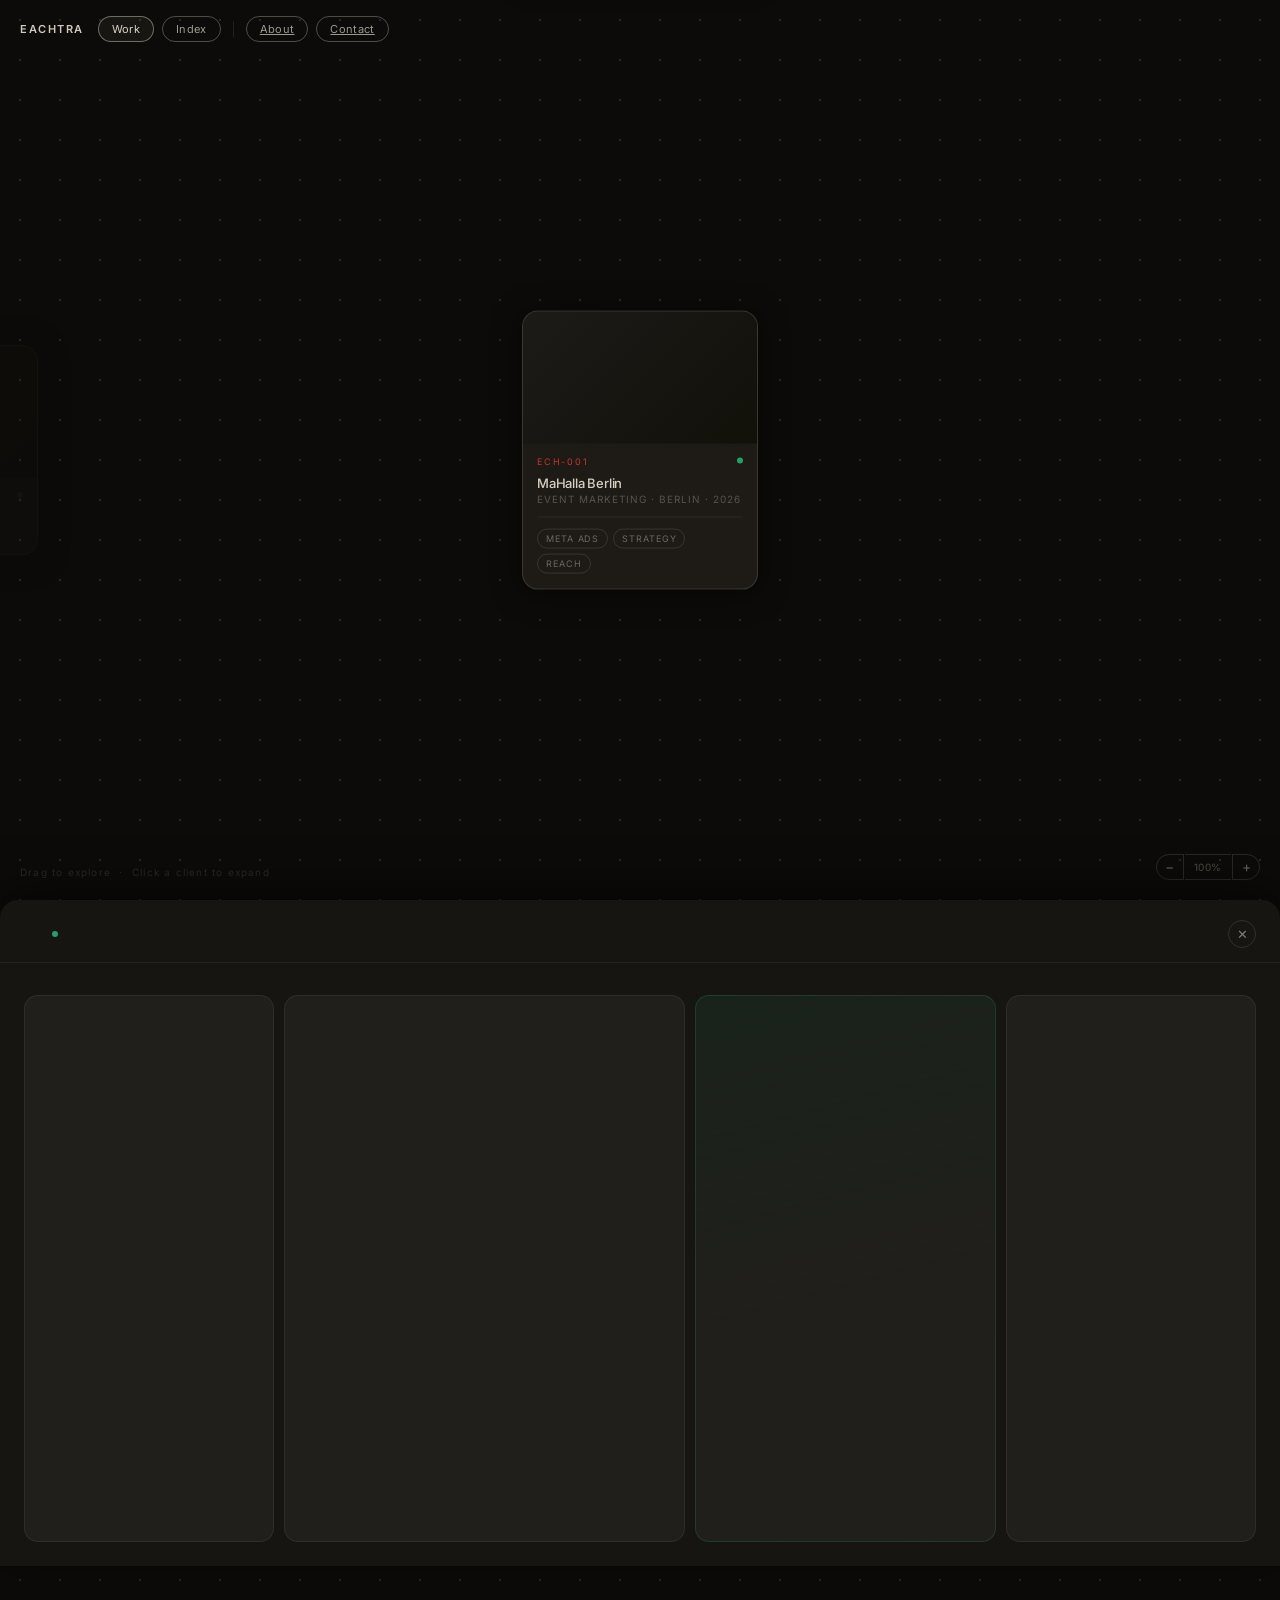
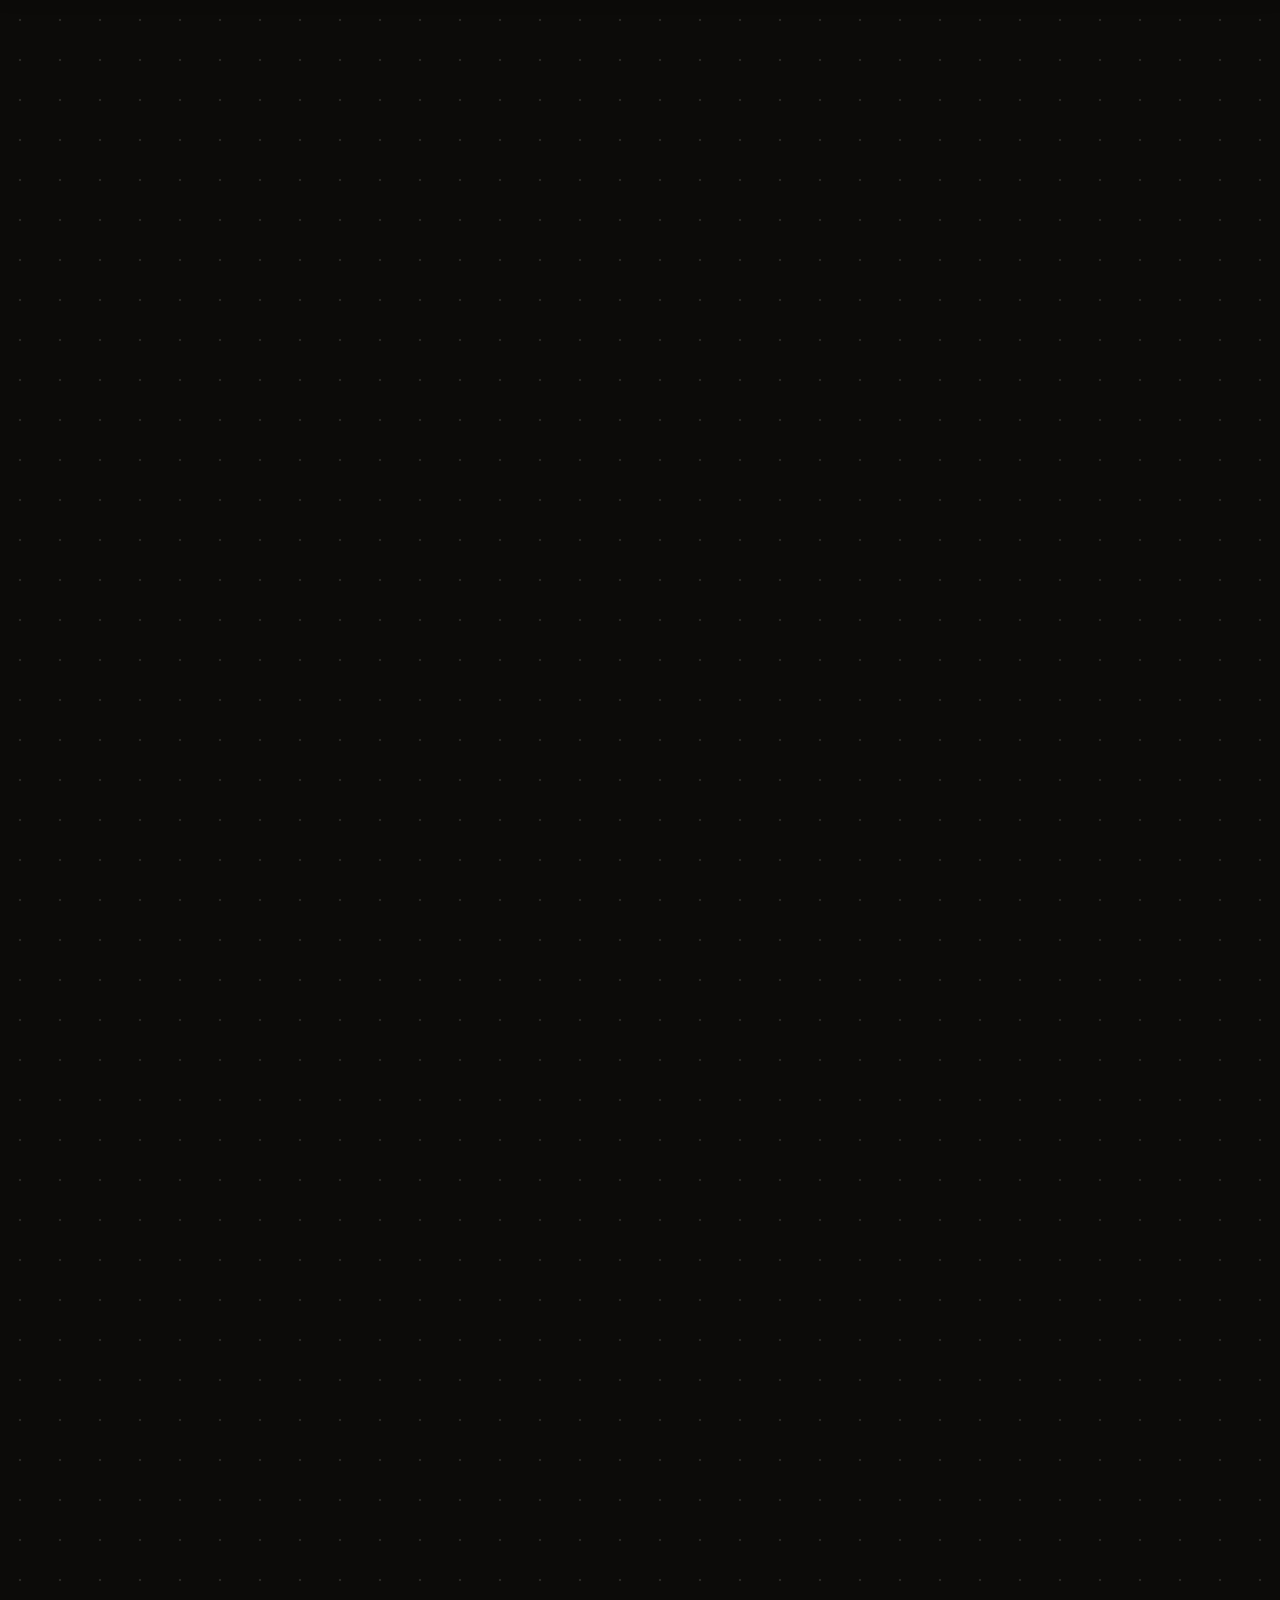
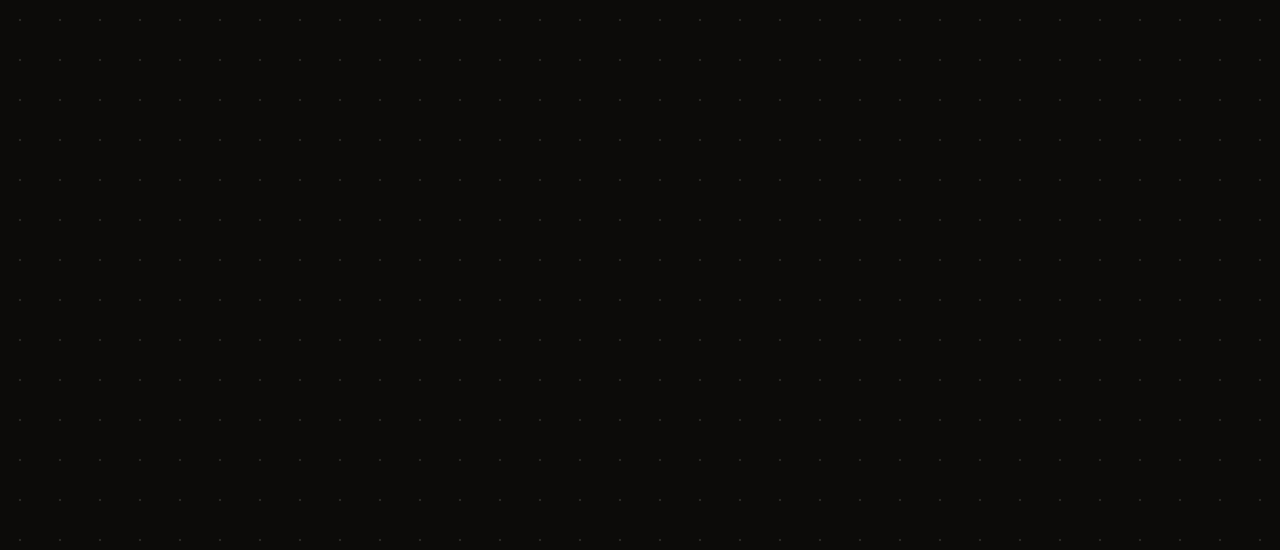
<file: work.html>
<!DOCTYPE html>
<html lang="en">
<head>
  <meta charset="UTF-8">
  <meta name="viewport" content="width=device-width, initial-scale=1.0">
  <title>Eachtra — Work</title>
  <link rel="stylesheet" href="css/fonts.css">
  <style>
    *, *::before, *::after { box-sizing: border-box; margin: 0; padding: 0; }

    :root {
      --bg:      #0c0b09;
      --panel:   #171512;
      --card:    #211f1c;
      --border:  rgba(234,228,213,0.09);
      --crimson: #C8352A;
      --green:   #2A9B6A;
      --font:    'Inter', -apple-system, BlinkMacSystemFont, 'Segoe UI', sans-serif;
    }

    html, body {
      width: 100%; height: 100%;
      overflow: hidden;
      background-color: var(--bg);
      /* sub.global-style dot field */
      background-image: radial-gradient(circle, rgba(234,228,213,0.13) 1px, transparent 1.6px);
      background-size: 40px 40px;
      font-family: var(--font);
      -webkit-font-smoothing: antialiased;
      touch-action: none;            /* canvas owns the gestures */
    }
    body.panning { cursor: grabbing !important; }
    /* let inner scroll work on touch */
    #index-view   { touch-action: pan-y; }
    #detail-panel { touch-action: auto; }

    /* ── Nav ──────────────────────────────────────── */
    #nav {
      position: fixed;
      top: 0; left: 0; right: 0;
      padding: 16px 20px;
      display: flex;
      align-items: center;
      gap: 8px;
      z-index: 20;
    }
    .nav-word {
      font-size: 11px; font-weight: 600;
      letter-spacing: 0.14em; text-transform: uppercase;
      color: rgba(234,228,213,0.88);
      margin-right: 6px;
    }
    .nav-pill {
      height: 26px; padding: 0 13px;
      border: 1px solid rgba(234,228,213,0.3);
      border-radius: 999px;
      font-family: var(--font); font-size: 11px; letter-spacing: 0.03em;
      color: rgba(234,228,213,0.66);
      background: none; cursor: pointer;
      display: inline-flex; align-items: center;
      transition: border-color 0.18s, color 0.18s, background 0.18s;
    }
    .nav-pill:hover { border-color: rgba(234,228,213,0.38); color: rgba(234,228,213,0.82); }
    .nav-pill.active { border-color: rgba(234,228,213,0.42); color: rgba(234,228,213,0.92); background: rgba(234,228,213,0.05); }
    .nav-divider { width: 1px; height: 16px; background: rgba(234,228,213,0.1); margin: 0 4px; flex-shrink: 0; }

    /* ── Zoom ─────────────────────────────────────── */
    #zoom-ctrl {
      position: fixed; bottom: 20px; right: 20px;
      display: flex; align-items: center; gap: 1px;
      z-index: 20;
    }
    .zoom-btn {
      width: 28px; height: 26px;
      border: 1px solid rgba(234,228,213,0.14); background: none;
      font-family: var(--font); font-size: 14px;
      color: rgba(234,228,213,0.4); cursor: pointer;
      display: flex; align-items: center; justify-content: center;
      transition: border-color 0.18s, color 0.18s; line-height: 1;
    }
    .zoom-btn:first-child { border-radius: 999px 0 0 999px; }
    .zoom-btn:last-child  { border-radius: 0 999px 999px 0; }
    .zoom-btn:hover { border-color: rgba(234,228,213,0.35); color: rgba(234,228,213,0.8); }
    #zoom-label {
      height: 26px; padding: 0 9px;
      border-top: 1px solid rgba(234,228,213,0.14);
      border-bottom: 1px solid rgba(234,228,213,0.14);
      font-size: 10px; letter-spacing: 0.06em;
      color: rgba(234,228,213,0.3);
      display: flex; align-items: center; min-width: 42px; justify-content: center;
    }

    #hint {
      position: fixed; bottom: 22px; left: 20px;
      font-size: 10px; letter-spacing: 0.12em;
      color: rgba(234,228,213,0.14);
      pointer-events: none; z-index: 20;
    }

    /* ── Canvas world ─────────────────────────────── */
    #world { position: absolute; top: 0; left: 0; width: 5000px; height: 3600px; cursor: grab; }
    #svg-layer { position: absolute; top: 0; left: 0; width: 100%; height: 100%; pointer-events: none; overflow: visible; }

    /* Connection groups fade in when their client expands */
    .conn-group {
      opacity: 0;
      transition: opacity 0.4s ease 0.2s;
    }
    .conn-group.visible { opacity: 1; }

    /* ── Float animations ─────────────────────────── */
    @keyframes float-a { 0%,100% { transform: translateY(0px);  } 50% { transform: translateY(-8px); } }
    @keyframes float-b { 0%,100% { transform: translateY(-5px); } 50% { transform: translateY(5px);  } }
    @keyframes float-c { 0%,100% { transform: translateY(-3px); } 50% { transform: translateY(8px);  } }
    @keyframes float-d { 0%,100% { transform: translateY(-6px); } 50% { transform: translateY(3px);  } }
    @keyframes float-e { 0%,100% { transform: translateY(2px);  } 50% { transform: translateY(-6px); } }

    /* ── Node base ────────────────────────────────── */
    .node { position: absolute; cursor: pointer; z-index: 5; }

    .node-inner {
      width: 236px;
      background: #1e1b17;
      border: 1px solid rgba(234,228,213,0.14);
      border-radius: 16px;
      overflow: hidden;
      box-shadow: 0 4px 28px rgba(0,0,0,0.55);
      transition: border-color 0.28s ease, box-shadow 0.28s ease, transform 0.28s ease;
    }
    .node:hover .node-inner {
      border-color: rgba(234,228,213,0.34);
      box-shadow: 0 20px 60px rgba(0,0,0,0.7), 0 4px 16px rgba(0,0,0,0.4);
      transform: translateY(-10px) scale(1.015);
      animation-play-state: paused;
    }

    /* ── Client node (level 1) ────────────────────── */
    .client-node { transform: translate(-50%, -50%); }
    .client-node.fa .node-inner { animation: float-a 5.2s ease-in-out infinite; }
    .client-node.fb .node-inner { animation: float-b 4.8s ease-in-out infinite; }
    .client-node:hover .node-inner { animation-play-state: paused; }
    .client-node.expanded .node-inner { border-color: rgba(234,228,213,0.28); animation-play-state: paused; }

    /* Deliverable tags */
    .node-deliverables {
      margin-top: 12px; padding-top: 11px;
      border-top: 1px solid rgba(234,228,213,0.07);
      display: flex; flex-wrap: wrap; gap: 5px;
      transition: opacity 0.2s;
    }
    .client-node.expanded .node-deliverables { opacity: 0.3; }
    .node-tag {
      height: 20px; padding: 0 8px;
      border: 1px solid rgba(234,228,213,0.12); border-radius: 999px;
      font-size: 9px; letter-spacing: 0.1em; text-transform: uppercase;
      color: rgba(234,228,213,0.38);
      display: inline-flex; align-items: center;
    }

    /* ── Child nodes (level 2) ────────────────────── */
    .child-node {
      pointer-events: none;
      transform: translate(calc(-50% + var(--dx)), calc(-50% + var(--dy))) scale(0);
      opacity: 0;
      transition: transform 0.55s cubic-bezier(0.34, 1.35, 0.64, 1), opacity 0.35s ease;
    }

    /* MaHalla at world (400, 300); children expand from there */
    #n-meta     { left: 860px; top: 80px;  --dx: -460px; --dy: 220px;  }
    #n-funnel   { left: 860px; top: 520px; --dx: -460px; --dy: -220px; }
    #n-audience { left: 1260px; top: 300px; --dx: -860px; --dy: 0px;   }

    #n-meta.expanded     { transition-delay: 0s; }
    #n-funnel.expanded   { transition-delay: 0.06s; }
    #n-audience.expanded { transition-delay: 0.12s; }

    /* sÜave at world (400, 1180); children mirror MaHalla's offsets */
    #n-web      { left: 860px;  top: 960px;  --dx: -460px; --dy: 220px;  }
    #n-brand    { left: 860px;  top: 1400px; --dx: -460px; --dy: -220px; }
    #n-campaign { left: 1260px; top: 1180px; --dx: -860px; --dy: 0px;    }

    #n-web.expanded      { transition-delay: 0s; }
    #n-brand.expanded    { transition-delay: 0.06s; }
    #n-campaign.expanded { transition-delay: 0.12s; }

    .child-node.expanded { pointer-events: auto; transform: translate(-50%, -50%) scale(1); opacity: 1; }
    .child-node.expanded.fc .node-inner { animation: float-c 6.1s ease-in-out infinite; }
    .child-node.expanded.fb .node-inner { animation: float-b 4.8s ease-in-out infinite; }
    .child-node.expanded.fd .node-inner { animation: float-d 5.7s ease-in-out infinite; }
    .child-node.expanded:hover .node-inner { animation-play-state: paused; }

    /* Dim locked future clients */
    .dim-node { opacity: 0.14; pointer-events: none; transform: translate(-50%, -50%); }
    .dim-node.fa .node-inner { animation: float-a 5.2s ease-in-out infinite; }
    .dim-node.fb .node-inner { animation: float-b 4.8s ease-in-out infinite; }
    .dim-node.fc .node-inner { animation: float-c 6.1s ease-in-out infinite; }
    .dim-node.fd .node-inner { animation: float-d 5.7s ease-in-out infinite; }
    .dim-node.fe .node-inner { animation: float-e 4.4s ease-in-out infinite; }

    /* ── Shared node internals ────────────────────── */
    .node-thumb {
      width: 100%; aspect-ratio: 16/9; overflow: hidden;
      background: linear-gradient(135deg, #1d1b18 0%, #111009 100%);
      display: flex; align-items: center; justify-content: center;
    }
    .node-thumb video { width: 100%; height: 100%; object-fit: cover; display: block; }
    .node-thumb-label { font-size: 9px; letter-spacing: 0.22em; text-transform: uppercase; color: rgba(234,228,213,0.07); }
    a.node-thumb { padding: 0; overflow: hidden; display: block; cursor: pointer; position: relative; }
    a.node-thumb video { width: 100%; height: 100%; object-fit: cover; display: block; }
    a.node-thumb::after { content: 'View case study →'; position: absolute; left: 0; right: 0; bottom: 0; padding: 14px 12px 8px; font-size: 9px; letter-spacing: 0.14em; text-transform: uppercase; color: #fff; background: linear-gradient(180deg, transparent, rgba(0,0,0,0.7)); opacity: 0; transition: opacity .25s; }
    .node:hover a.node-thumb::after { opacity: 1; }
    .node-thumb.has-video { padding: 0; overflow: hidden; }
    .node-thumb.has-video video { width: 100%; height: 100%; object-fit: cover; display: block; }
    .node-body { padding: 12px 14px 15px; }
    .node-top { display: flex; justify-content: space-between; align-items: center; margin-bottom: 8px; }
    .node-code { font-size: 9px; letter-spacing: 0.2em; text-transform: uppercase; color: var(--crimson); }
    .node-dot { width: 6px; height: 6px; border-radius: 50%; background: rgba(234,228,213,0.18); flex-shrink: 0; }
    .node-dot.live   { background: var(--green);  animation: pulse 2.6s ease-in-out infinite; }
    .node-dot.active { background: var(--crimson); animation: pulse 2.6s ease-in-out infinite; }
    @keyframes pulse { 0%,100% { opacity: 1; } 50% { opacity: 0.25; } }
    .node-name { font-size: 13px; font-weight: 500; color: rgba(234,228,213,0.9); letter-spacing: -0.015em; line-height: 1.25; margin-bottom: 2px; }
    .node-type { font-size: 10px; letter-spacing: 0.1em; text-transform: uppercase; color: rgba(234,228,213,0.28); }
    .node-stats { margin-top: 11px; padding-top: 10px; border-top: 1px solid rgba(234,228,213,0.06); display: flex; flex-direction: column; gap: 4px; }
    .node-row { display: flex; justify-content: space-between; align-items: baseline; }
    .node-key { font-size: 9px; letter-spacing: 0.14em; text-transform: uppercase; color: rgba(234,228,213,0.22); }
    .node-val { font-size: 11px; font-weight: 500; color: rgba(234,228,213,0.62); letter-spacing: -0.01em; }
    .node-val.pos { color: var(--green); }

    /* ── Index view ───────────────────────────────── */
    #index-view { display: none; position: absolute; inset: 0; padding: 64px 24px 24px; overflow-y: auto; scrollbar-width: thin; scrollbar-color: rgba(234,228,213,0.1) transparent; }
    #index-view.visible { display: block; }
    .index-table { width: 100%; border-collapse: collapse; }
    .index-table th { font-size: 9px; letter-spacing: 0.18em; text-transform: uppercase; color: rgba(234,228,213,0.22); font-weight: 400; text-align: left; padding: 0 0 12px; border-bottom: 1px solid rgba(234,228,213,0.07); }
    .index-table th:last-child { text-align: right; }
    .index-row-data { border-bottom: 1px solid rgba(234,228,213,0.05); cursor: pointer; transition: background 0.15s; }
    .index-row-data:hover { background: rgba(234,228,213,0.03); }
    .index-row-data.dim-row { opacity: 0.2; pointer-events: none; }
    .index-row-data td { padding: 14px 0; font-size: 12px; color: rgba(234,228,213,0.6); vertical-align: middle; }
    .index-row-data td:last-child { text-align: right; }
    .idx-code { font-size: 10px; letter-spacing: 0.14em; color: var(--crimson); padding-right: 24px !important; white-space: nowrap; }
    .idx-name { font-weight: 500; color: rgba(234,228,213,0.82); padding-right: 24px !important; }
    .idx-live { font-size: 10px; letter-spacing: 0.12em; text-transform: uppercase; color: var(--green); }
    .idx-upcoming { font-size: 10px; letter-spacing: 0.12em; text-transform: uppercase; color: rgba(234,228,213,0.2); }

    /* ── Detail panel ─────────────────────────────── */
    #detail-panel {
      position: fixed; bottom: 0; left: 0; right: 0; height: 74vh;
      background: var(--panel); border-radius: 18px 18px 0 0;
      z-index: 30; display: flex; flex-direction: column;
      transform: translateY(100%);
      transition: transform 0.42s cubic-bezier(0.4, 0, 0.15, 1);
      box-shadow: 0 -8px 48px rgba(0,0,0,0.6); overflow: hidden;
    }
    #detail-panel.open { transform: translateY(0); }

    .panel-header { display: flex; align-items: center; justify-content: space-between; padding: 20px 24px 14px; flex-shrink: 0; border-bottom: 1px solid rgba(234,228,213,0.06); }
    .panel-header-left { display: flex; align-items: baseline; gap: 14px; }
    .panel-code { font-size: 10px; letter-spacing: 0.2em; text-transform: uppercase; color: var(--crimson); }
    .panel-title { font-size: 15px; font-weight: 500; color: rgba(234,228,213,0.92); letter-spacing: -0.02em; }
    .panel-live { display: inline-flex; align-items: center; gap: 6px; font-size: 10px; letter-spacing: 0.12em; text-transform: uppercase; color: var(--green); }
    .panel-live::before { content: ''; width: 6px; height: 6px; border-radius: 50%; background: var(--green); animation: pulse 2.6s ease-in-out infinite; }
    .panel-live .live-stamp { color: rgba(234,228,213,0.45); letter-spacing: 0.04em; text-transform: none; }
    .panel-close { width: 28px; height: 28px; border: 1px solid rgba(234,228,213,0.12); border-radius: 50%; background: none; cursor: pointer; display: flex; align-items: center; justify-content: center; color: rgba(234,228,213,0.5); font-size: 13px; transition: border-color 0.2s, color 0.2s; flex-shrink: 0; }
    .panel-close:hover { border-color: rgba(234,228,213,0.35); color: rgba(234,228,213,0.9); }

    .panel-images { display: flex; gap: 8px; padding: 16px 24px; flex-shrink: 0; overflow-x: auto; scrollbar-width: none; }
    .panel-images::-webkit-scrollbar { display: none; }
    .panel-img { height: 144px; flex-shrink: 0; border-radius: 12px; background: linear-gradient(135deg, #222018, #1a1815); display: flex; align-items: center; justify-content: center; }
    .panel-img-wide { width: 226px; }
    .panel-img-tall { width: 108px; }
    .panel-img-label { font-size: 9px; letter-spacing: 0.2em; text-transform: uppercase; color: rgba(234,228,213,0.1); }
    .panel-img-media { overflow: hidden; }
    .panel-img-media img, .panel-img-media video { width: 100%; height: 100%; object-fit: cover; display: block; }

    .panel-social { padding: 0 24px 14px; flex-shrink: 0; }
    .social-head { display: flex; align-items: baseline; gap: 10px; margin-bottom: 10px; }
    .social-handle { font-size: 13px; font-weight: 500; color: rgba(234,228,213,0.9); text-decoration: none; }
    .social-handle:hover { color: var(--green); }
    .social-meta { font-size: 10px; letter-spacing: 0.08em; text-transform: uppercase; color: rgba(234,228,213,0.3); }
    .social-posts { display: flex; gap: 8px; overflow-x: auto; scrollbar-width: none; }
    .social-posts::-webkit-scrollbar { display: none; }
    .social-post { flex: 1 1 0; min-width: 120px; background: var(--card); border: 1px solid rgba(234,228,213,0.07); border-radius: 12px; padding: 12px 14px; text-decoration: none; transition: border-color 0.2s, transform 0.2s; }
    .social-post:hover { border-color: rgba(42,155,106,0.4); transform: translateY(-2px); }
    .social-views { font-size: 22px; font-weight: 300; color: rgba(234,228,213,0.9); letter-spacing: -0.03em; line-height: 1; }
    .social-label { font-size: 9px; letter-spacing: 0.12em; text-transform: uppercase; color: rgba(234,228,213,0.28); margin: 4px 0 8px; }
    .social-link { font-size: 10px; color: var(--green); letter-spacing: 0.04em; }
    .panel-grid { display: grid; grid-template-columns: 1fr 1.6fr 1.2fr 1fr; gap: 10px; padding: 0 24px 24px; flex: 1; min-height: 0; }
    .panel-card { background: var(--card); border: 1px solid rgba(234,228,213,0.07); border-radius: 14px; padding: 16px; overflow-y: auto; scrollbar-width: none; }
    .panel-card::-webkit-scrollbar { display: none; }
    .panel-card-label { font-size: 9px; letter-spacing: 0.18em; text-transform: uppercase; color: rgba(234,228,213,0.25); margin-bottom: 14px; }
    .spec-row { margin-bottom: 10px; }
    .spec-key { font-size: 9px; letter-spacing: 0.14em; text-transform: uppercase; color: rgba(234,228,213,0.25); margin-bottom: 2px; display: block; }
    .spec-val { font-size: 12px; font-weight: 500; color: rgba(234,228,213,0.82); letter-spacing: -0.01em; }
    .spec-val.pos { color: var(--green); }
    .panel-desc { font-size: 12px; line-height: 1.7; color: rgba(234,228,213,0.48); }
    #p-results { background: linear-gradient(165deg, rgba(42,155,106,0.10), var(--card) 55%); border-color: rgba(42,155,106,0.22); }
    #p-results .panel-card-label { color: rgba(42,155,106,0.65); }
    .outcome-metric { margin-bottom: 16px; }
    .outcome-num { font-size: 28px; font-weight: 300; color: rgba(234,228,213,0.85); letter-spacing: -0.04em; line-height: 1; margin-bottom: 3px; }
    .outcome-sub { font-size: 10px; letter-spacing: 0.1em; text-transform: uppercase; color: rgba(234,228,213,0.28); }
    .outcome-metric:first-child { margin-bottom: 20px; }
    .outcome-metric:first-child .outcome-num { font-size: 46px; font-weight: 400; color: var(--green); text-shadow: 0 0 30px rgba(42,155,106,0.4); }
    .outcome-metric:first-child .outcome-sub { color: rgba(234,228,213,0.5); }
    .credit-row { margin-bottom: 12px; }
    .credit-role { font-size: 9px; letter-spacing: 0.14em; text-transform: uppercase; color: rgba(234,228,213,0.22); margin-bottom: 2px; }
    .credit-name { font-size: 12px; font-weight: 500; color: rgba(234,228,213,0.7); }

    #panel-overlay { position: fixed; inset: 0; z-index: 25; display: none; }
    #panel-overlay.open { display: block; }

    /* ── Mobile: stack the detail panel instead of squeezing 4 columns ── */
    @media (max-width: 680px) {
      #detail-panel { height: 90vh; }
      .panel-header { padding: 16px 18px 12px; }
      .panel-header-left { flex-wrap: wrap; row-gap: 4px; }
      .panel-title { font-size: 14px; }
      .panel-images { padding: 14px 18px; }
      .panel-img { height: 120px; }
      .panel-img-wide { width: 190px; }
      .panel-img-tall { width: 96px; }
      .panel-grid {
        grid-template-columns: 1fr;
        padding: 0 18px 28px;
        overflow-y: auto;
        gap: 12px;
      }
      .panel-card { overflow-y: visible; }
      .outcome-metric:first-child .outcome-num { font-size: 38px; }
    }
  </style>
</head>
<body>

  <nav id="nav">
    <a class="nav-word" href="/" style="text-decoration:none">Eachtra</a>
    <button class="nav-pill active" id="btn-node">Work</button>
    <button class="nav-pill" id="btn-index">Index</button>
    <div class="nav-divider"></div>
    <a class="nav-pill" href="about.html">About</a>
    <a class="nav-pill" href="contact.html">Contact</a>
  </nav>

  <div id="zoom-ctrl">
    <button class="zoom-btn" id="zoom-out">&#x2212;</button>
    <span id="zoom-label">100%</span>
    <button class="zoom-btn" id="zoom-in">&#x2B;</button>
  </div>

  <div id="hint">Drag to explore &nbsp;&middot;&nbsp; Click a client to expand</div>
  <div id="panel-overlay"></div>

  <!-- ── Canvas ───────────────────────────────────── -->
  <div id="world">
    <svg id="svg-layer" xmlns="http://www.w3.org/2000/svg">
      <!-- MaHalla connection group — hidden until expanded -->
      <g id="connections-mahalla" class="conn-group">
        <!-- MaHalla → Meta Ads -->
        <path d="M 400 300 C 630 300, 630 80, 860 80" stroke="rgba(234,228,213,0.32)" stroke-width="1" fill="none"/>
        <!-- MaHalla → Funnel -->
        <path d="M 400 300 C 630 300, 630 520, 860 520" stroke="rgba(234,228,213,0.32)" stroke-width="1" fill="none"/>
        <!-- Meta → Audience -->
        <path d="M 860 80 C 1060 80, 1060 300, 1260 300" stroke="rgba(234,228,213,0.32)" stroke-width="1" fill="none"/>
        <!-- Funnel → Audience -->
        <path d="M 860 520 C 1060 520, 1060 300, 1260 300" stroke="rgba(234,228,213,0.32)" stroke-width="1" fill="none"/>
      </g>

      <!-- sÜave connection group -->
      <g id="connections-suave" class="conn-group">
        <!-- sÜave → Web -->
        <path d="M 400 1180 C 630 1180, 630 960, 860 960" stroke="rgba(234,228,213,0.32)" stroke-width="1" fill="none"/>
        <!-- sÜave → Brand -->
        <path d="M 400 1180 C 630 1180, 630 1400, 860 1400" stroke="rgba(234,228,213,0.32)" stroke-width="1" fill="none"/>
        <!-- Web → Campaign -->
        <path d="M 860 960 C 1060 960, 1060 1180, 1260 1180" stroke="rgba(234,228,213,0.32)" stroke-width="1" fill="none"/>
        <!-- Brand → Campaign -->
        <path d="M 860 1400 C 1060 1400, 1060 1180, 1260 1180" stroke="rgba(234,228,213,0.32)" stroke-width="1" fill="none"/>
      </g>
    </svg>

    <!-- ── LEVEL 1: Client node ─────────────────────── -->
    <div class="node client-node fa" id="n-mahalla" data-client="mahalla" style="left:400px;top:300px">
      <div class="node-inner">
        <div class="node-thumb">
          <video src="images/sos/sos-5.mp4" muted loop autoplay playsinline preload="metadata"></video>
        </div>
        <div class="node-body">
          <div class="node-top">
            <span class="node-code">ECH-001</span>
            <span class="node-dot live"></span>
          </div>
          <div class="node-name">MaHalla Berlin</div>
          <div class="node-type">Event Marketing · Berlin · 2026</div>
          <div class="node-deliverables">
            <span class="node-tag">Meta Ads</span>
            <span class="node-tag">Strategy</span>
            <span class="node-tag">Reach</span>
          </div>
        </div>
      </div>
    </div>

    <!-- ── LEVEL 2: Deliverable child nodes ────────── -->
    <div class="node child-node fc" id="n-meta" data-client="mahalla" data-panel="meta">
      <div class="node-inner">
        <a class="node-thumb has-video" href="case-studies/mahalla-sanctum-of-sound.html"><video src="images/sos/sos-2.mp4" muted loop autoplay playsinline preload="metadata"></video></a>
        <div class="node-body">
          <div class="node-top"><span class="node-code">ECH-001 / CH-01</span><span class="node-dot live"></span></div>
          <div class="node-name">Meta Ads Campaign</div>
          <div class="node-type">Paid Social · 3 Phases</div>
          <div class="node-stats">
            <div class="node-row"><span class="node-key">Channel</span><span class="node-val">Meta paid social</span></div>
            <div class="node-row"><span class="node-key">Status</span><span class="node-val pos">Delivered</span></div>
          </div>
        </div>
      </div>
    </div>

    <div class="node child-node fb" id="n-funnel" data-client="mahalla" data-panel="funnel">
      <div class="node-inner">
        <a class="node-thumb has-video" href="case-studies/mahalla-sanctum-of-sound.html"><video src="images/sos/sos-3.mp4" muted loop autoplay playsinline preload="metadata"></video></a>
        <div class="node-body">
          <div class="node-top"><span class="node-code">ECH-001 / ST-01</span><span class="node-dot active"></span></div>
          <div class="node-name">Strategy &amp; Sourcing</div>
          <div class="node-type">Lean · Partners · In-house</div>
          <div class="node-stats">
            <div class="node-row"><span class="node-key">Approach</span><span class="node-val">Do more with less</span></div>
            <div class="node-row"><span class="node-key">Status</span><span class="node-val pos">Live</span></div>
          </div>
        </div>
      </div>
    </div>

    <div class="node child-node fd" id="n-audience" data-client="mahalla" data-panel="audience">
      <div class="node-inner">
        <a class="node-thumb has-video" href="case-studies/mahalla-sanctum-of-sound.html"><video src="images/sos/sos-4.mp4" muted loop autoplay playsinline preload="metadata"></video></a>
        <div class="node-body">
          <div class="node-top"><span class="node-code">ECH-001 / OUT</span><span class="node-dot live"></span></div>
          <div class="node-name">Audience Reached</div>
          <div class="node-type">Outcome · Awareness</div>
          <div class="node-stats">
            <div class="node-row"><span class="node-key">Channel</span><span class="node-val">Meta paid social</span></div>
            <div class="node-row"><span class="node-key">Status</span><span class="node-val pos">Delivered</span></div>
          </div>
        </div>
      </div>
    </div>

    <!-- ── LEVEL 1: sÜave client node ───────────────── -->
    <div class="node client-node fb" id="n-suave" data-client="suave" style="left:400px;top:1180px">
      <div class="node-inner">
        <div class="node-thumb"><span class="node-thumb-label">ECH — 002</span></div>
        <div class="node-body">
          <div class="node-top">
            <span class="node-code">ECH-002</span>
            <span class="node-dot live"></span>
          </div>
          <div class="node-name">sÜave</div>
          <div class="node-type">Artist EPK · Web · 2026</div>
          <div class="node-deliverables">
            <span class="node-tag">Web Build</span>
            <span class="node-tag">Identity</span>
            <span class="node-tag">Campaign</span>
          </div>
        </div>
      </div>
    </div>

    <!-- ── LEVEL 2: sÜave deliverable child nodes ────── -->
    <div class="node child-node fc" id="n-web" data-client="suave" data-panel="suave-web">
      <div class="node-inner">
        <div class="node-thumb"><span class="node-thumb-label">Web Design</span></div>
        <div class="node-body">
          <div class="node-top"><span class="node-code">ECH-002 / WEB</span><span class="node-dot live"></span></div>
          <div class="node-name">EPK Website</div>
          <div class="node-type">Web Design · Build</div>
          <div class="node-stats">
            <div class="node-row"><span class="node-key">Stack</span><span class="node-val">Three.js · WebGL</span></div>
            <div class="node-row"><span class="node-key">Type</span><span class="node-val">Artist EPK</span></div>
            <div class="node-row"><span class="node-key">Status</span><span class="node-val pos">Live</span></div>
          </div>
        </div>
      </div>
    </div>

    <div class="node child-node fb" id="n-brand" data-client="suave" data-panel="suave-brand">
      <div class="node-inner">
        <div class="node-thumb"><span class="node-thumb-label">Identity</span></div>
        <div class="node-body">
          <div class="node-top"><span class="node-code">ECH-002 / ID</span><span class="node-dot active"></span></div>
          <div class="node-name">Brand Identity</div>
          <div class="node-type">Visual · Direction</div>
          <div class="node-stats">
            <div class="node-row"><span class="node-key">Scope</span><span class="node-val">Wordmark · Bio</span></div>
            <div class="node-row"><span class="node-key">Status</span><span class="node-val pos">Shipped</span></div>
          </div>
        </div>
      </div>
    </div>

    <div class="node child-node fd" id="n-campaign" data-client="suave" data-panel="suave-campaign">
      <div class="node-inner">
        <div class="node-thumb"><span class="node-thumb-label">Strategy</span></div>
        <div class="node-body">
          <div class="node-top"><span class="node-code">ECH-002 / CAM</span><span class="node-dot active"></span></div>
          <div class="node-name">Pre-Release Campaign</div>
          <div class="node-type">Strategy · Rollout</div>
          <div class="node-stats">
            <div class="node-row"><span class="node-key">Model</span><span class="node-val">Blueprint</span></div>
            <div class="node-row"><span class="node-key">Status</span><span class="node-val pos">Deployed</span></div>
          </div>
        </div>
      </div>
    </div>

    <!-- ── Locked future clients ────────────────────── -->
    <div class="node dim-node fc" style="left:-320px;top:300px">
      <div class="node-inner">
        <div class="node-thumb"><span class="node-thumb-label">Upcoming</span></div>
        <div class="node-body"><div class="node-top"><span class="node-code">ECH-003</span><span class="node-dot"></span></div><div class="node-name">Untitled</div><div class="node-type">TBC · 2026</div></div>
      </div>
    </div>
    <div class="node dim-node fe" style="left:-320px;top:1180px">
      <div class="node-inner">
        <div class="node-thumb"><span class="node-thumb-label">Upcoming</span></div>
        <div class="node-body"><div class="node-top"><span class="node-code">ECH-004</span><span class="node-dot"></span></div><div class="node-name">Untitled</div><div class="node-type">TBC · 2026</div></div>
      </div>
    </div>
    <div class="node dim-node fa" style="left:1820px;top:300px">
      <div class="node-inner">
        <div class="node-thumb"><span class="node-thumb-label">Upcoming</span></div>
        <div class="node-body"><div class="node-top"><span class="node-code">ECH-005</span><span class="node-dot"></span></div><div class="node-name">Untitled</div><div class="node-type">TBC · 2026</div></div>
      </div>
    </div>
    <div class="node dim-node fd" style="left:1820px;top:1180px">
      <div class="node-inner">
        <div class="node-thumb"><span class="node-thumb-label">Upcoming</span></div>
        <div class="node-body"><div class="node-top"><span class="node-code">ECH-006</span><span class="node-dot"></span></div><div class="node-name">Untitled</div><div class="node-type">TBC · 2026</div></div>
      </div>
    </div>
    <div class="node dim-node fb" style="left:400px;top:-280px">
      <div class="node-inner">
        <div class="node-thumb"><span class="node-thumb-label">Upcoming</span></div>
        <div class="node-body"><div class="node-top"><span class="node-code">ECH-007</span><span class="node-dot"></span></div><div class="node-name">Untitled</div><div class="node-type">TBC · 2026</div></div>
      </div>
    </div>
  </div>

  <!-- ── Index view ────────────────────────────────── -->
  <div id="index-view">
    <table class="index-table">
      <thead><tr><th>Code</th><th>Client</th><th>Scope</th><th>Location</th><th>Year</th><th>Status</th></tr></thead>
      <tbody>
        <tr class="index-row-data" data-panel-id="mahalla-overview">
          <td class="idx-code">ECH-001</td><td class="idx-name">MaHalla Berlin</td>
          <td>Meta Ads, Capture Funnel, Audience Build</td><td>Berlin</td><td>2026</td>
          <td><span class="idx-live">Live</span></td>
        </tr>
        <tr class="index-row-data" data-panel-id="suave-overview">
          <td class="idx-code">ECH-002</td><td class="idx-name">sÜave</td>
          <td>EPK Website, Brand Identity, Pre-Release Campaign</td><td>Berlin</td><td>2026</td>
          <td><span class="idx-live">Live</span></td>
        </tr>
        <tr class="index-row-data dim-row"><td class="idx-code">ECH-003</td><td class="idx-name">Untitled</td><td>—</td><td>—</td><td>2026</td><td><span class="idx-upcoming">Upcoming</span></td></tr>
        <tr class="index-row-data dim-row"><td class="idx-code">ECH-004</td><td class="idx-name">Untitled</td><td>—</td><td>—</td><td>2026</td><td><span class="idx-upcoming">Upcoming</span></td></tr>
        <tr class="index-row-data dim-row"><td class="idx-code">ECH-005</td><td class="idx-name">Untitled</td><td>—</td><td>—</td><td>2026</td><td><span class="idx-upcoming">Upcoming</span></td></tr>
        <tr class="index-row-data dim-row"><td class="idx-code">ECH-006</td><td class="idx-name">Untitled</td><td>—</td><td>—</td><td>2026</td><td><span class="idx-upcoming">Upcoming</span></td></tr>
        <tr class="index-row-data dim-row"><td class="idx-code">ECH-007</td><td class="idx-name">Untitled</td><td>—</td><td>—</td><td>2026</td><td><span class="idx-upcoming">Upcoming</span></td></tr>
      </tbody>
    </table>
  </div>

  <!-- ── Detail panel ──────────────────────────────── -->
  <div id="detail-panel">
    <div class="panel-header">
      <div class="panel-header-left">
        <span class="panel-code" id="p-code"></span>
        <span class="panel-title" id="p-title"></span>
        <span class="panel-live" id="p-live" hidden></span>
      </div>
      <button class="panel-close" id="panel-close">&#x2715;</button>
    </div>
    <div class="panel-images" id="p-images"></div>
    <div class="panel-social" id="p-social" hidden></div>
    <div class="panel-grid">
      <div class="panel-card" id="p-specs"></div>
      <div class="panel-card" id="p-desc"></div>
      <div class="panel-card" id="p-results"></div>
      <div class="panel-card" id="p-credits"></div>
    </div>
  </div>

  <script>
    // ── Panel data ─────────────────────────────────
    const PANELS = {
      meta: {
        code: 'ECH-001 / CH-01', title: 'Meta Ads Campaign',
        images: [
          { src: 'images/sos/sos-hero-lanterns.jpg', type: 'image', label: 'Campaign creative' },
          { src: 'images/sos/sos-2.mp4', type: 'video', label: 'Ad reel 01' },
          { src: 'images/sos/sos-3.mp4', type: 'video', label: 'Ad reel 02' },
          { src: 'images/sos/sos-hero-performance.jpg', type: 'image', label: 'Campaign visual' },
          { src: 'images/sos/sos-4.mp4', type: 'video', label: 'Ad reel 03' }
        ],
        specs: [['Platform','Meta'],['Format','Events'],['Placement','Instagram'],['Objective','Event reach'],['Status','Live']],
        specPos: 'Status',
        desc: `Built and launched Meta paid social targeting Berlin's underground music and culture scene. Optimised for event reach and capture funnel entry — every click feeds directly into the owned audience list rather than a ticket page.`,
        results: [['3','Campaigns active'],['Instagram','Primary placement'],['Ongoing','Optimisation']],
        credits: [['Strategy','Eachtra'],['Paid Media','Eachtra'],['Platform','Meta'],['Client','MaHalla Berlin']]
      },
      funnel: {
        code: 'ECH-001 / ST-01', title: 'Capture Funnel',
        images: [
          { src: 'images/sos/sos-feature-fiberlights.jpg', type: 'image', label: 'Installation detail' },
          { src: 'images/sos/sos-1.mp4', type: 'video', label: 'Production reel 01' },
          { src: 'images/sos/sos-5.mp4', type: 'video', label: 'Production reel 02' },
          { src: 'images/sos/sos-poster.jpeg', type: 'image', label: 'Event creative' },
          { src: 'images/sos/sos-2.mp4', type: 'video', label: 'Production reel 03' }
        ],
        specs: [['Type','Strategy'],['Model','Capture first'],['Approach','List build'],['Trigger','Meta Ads'],['Status','Deployed']],
        specPos: 'Status',
        desc: 'Designed a capture-first funnel that builds an owned audience list before any ticket promotion spend. Users click Meta ads, land on a lightweight capture page, and are added to the MaHalla list. No ticket page until the list is warm.',
        results: [['2,000','Contacts captured'],['Berlin','Primary market'],['Owned','Asset type']],
        credits: [['Strategy','Eachtra'],['Model','Capture first'],['Build','Eachtra'],['Client','MaHalla Berlin']]
      },
      audience: {
        code: 'ECH-001 / OUT', title: 'Audience Asset',
        images: [
          { src: 'images/sos/sos-hero-performance.jpg', type: 'image', label: 'Performance' },
          { src: 'images/sos/sos-3.mp4', type: 'video', label: 'Reel 01' },
          { src: 'images/sos/sos-4.mp4', type: 'video', label: 'Reel 02' },
          { src: 'images/sos/sos-hero-lanterns.jpg', type: 'image', label: 'Campaign creative' },
          { src: 'images/sos/sos-5.mp4', type: 'video', label: 'Reel 03' }
        ],
        specs: [['Type','Capture funnel'],['Model','List build'],['Channel','Meta Ads'],['Market','Berlin'],['Status','Delivered']],
        specPos: 'Status',
        desc: 'Meta paid social drove qualified traffic into MaHalla’s capture funnel — cheap, targeted reach from Berlin’s music and culture audience. Each entry feeds an owned list built to promote events and ticket drops directly, lowering the cost to reach the same people again.',
        results: [['Owned list','Growing'],['Meta paid social','Delivered'],['Berlin','Music audience']],
        credits: [['Built by','Eachtra'],['Owner','MaHalla Berlin'],['Channel','Meta Ads'],['Model','Capture first']]
      },
      'mahalla-overview': {
        code: 'ECH-001', title: 'MaHalla Berlin',
        images: ['Campaign visual','Ad 01','Funnel','Audience','Creative'],
        specs: [['Client','MaHalla'],['Location','Berlin'],['Year','2026'],['Vertical','Events'],['Status','Delivered']],
        specPos: 'Status',
        desc: `MaHalla Berlin entered the market with zero digital audience. Eachtra built a capture-first funnel powered by Meta paid social, targeting Berlin's underground music scene. The objective: grow an owned list before spending on ticket promotion.`,
        results: [['Owned list','Built & growing'],['Meta paid social','Delivered'],['Berlin','Music audience']],
        credits: [['Strategy','Eachtra'],['Paid Media','Eachtra'],['Build','Eachtra'],['Client','MaHalla Berlin']]
      },
      'suave-web': {
        code: 'ECH-002 / WEB', title: 'EPK Website',
        images: ['Hero','Iridescent blob','Bio','Discography','Mobile'],
        specs: [['Type','Artist EPK'],['Stack','Three.js · WebGL'],['Pages','Single-page'],['Hosting','Netlify'],['Status','Live']],
        specPos: 'Status',
        desc: `A press kit that moves. We designed and built sÜave's electronic press kit as a single-page site fronted by a real-time iridescent WebGL surface — the visual signature of the project rendered in the browser. Bio, discography, and booking, wrapped in the same petrol-and-chrome world as the music. <a href="https://suaves-epk.netlify.app" target="_blank" rel="noopener" style="color:var(--green);text-decoration:none">suaves-epk.netlify.app →</a>`,
        results: [['Live','suaves-epk.netlify.app'],['Three.js','Real-time render'],['1','Page, full story']],
        credits: [['Design & Build','Eachtra'],['Artist','sÜave'],['Engine','Three.js · WebGL'],['Host','Netlify']]
      },
      'suave-brand': {
        code: 'ECH-002 / ID', title: 'Brand Identity',
        images: ['Wordmark','Palette','Bio set','Type','Aesthetic'],
        specs: [['Scope','Visual direction'],['Marks','Wordmark'],['Voice','3 bio registers'],['Palette','Petrol · Chrome'],['Status','Shipped']],
        specPos: 'Status',
        desc: `Built the visual and verbal identity for the project: the sÜave wordmark, an iridescent petrol-and-chrome palette drawn from the music, and three bio registers — long, short, and one-line — so the artist reads consistently from RA to a booking email.`,
        results: [['1','Wordmark system'],['3','Bio registers'],['Petrol','Signature palette']],
        credits: [['Direction','Eachtra'],['Artist','sÜave'],['Deliverable','Identity system']]
      },
      'suave-campaign': {
        code: 'ECH-002 / CAM', title: 'Pre-Release Campaign',
        images: ['Rollout','Platforms','Beacons','Release plan','Outreach'],
        specs: [['Type','Launch strategy'],['Model','Blueprint'],['Channels','SoundCloud · RA · Beatport'],['Goal','Pre-release reach'],['Status','Deployed']],
        specPos: 'Status',
        desc: `A sequenced pre-release blueprint: platform setup in the right order — SoundCloud, RA, Beacons, Beatport — feeding into a release rollout and booking outreach. The infrastructure an artist needs in place before the first track lands.`,
        results: [['5','Platforms sequenced'],['Blueprint','Repeatable rollout'],['Pre-release','Reach built early']],
        credits: [['Strategy','Eachtra'],['Artist','sÜave'],['Model','Blueprint campaign']]
      },
      'suave-overview': {
        code: 'ECH-002', title: 'sÜave',
        images: ['EPK site','Iridescent blob','Identity','Campaign','Mobile'],
        specs: [['Client','sÜave'],['Vertical','Music · Artist'],['Location','Berlin'],['Year','2026'],['Deliverables','3'],['Status','Live']],
        specPos: 'Status',
        desc: `sÜave is an electronic artist with Dublin techno roots, building in Berlin. Eachtra delivered the full launch layer: a WebGL-driven EPK website, a complete brand identity, and a sequenced pre-release campaign — everything needed to present and promote the project before the music dropped. <a href="https://suaves-epk.netlify.app" target="_blank" rel="noopener" style="color:var(--green);text-decoration:none">suaves-epk.netlify.app →</a>`,
        results: [['3','Deliverables shipped'],['Live','EPK in production'],['Berlin','Base']],
        credits: [['Web & Design','Eachtra'],['Identity','Eachtra'],['Strategy','Eachtra'],['Artist','sÜave']]
      }
    };

    // ── Live campaign data ─────────────────────────
    // Maps each panel to its client. Panels with live data get real metrics
    // merged in over the hardcoded fallbacks above. Any fetch/parse failure
    // leaves PANELS untouched, so the showcase never renders blank.
    const PANEL_CLIENT = {
      meta: 'mahalla', funnel: 'mahalla', audience: 'mahalla',
      'mahalla-overview': 'mahalla'
    };
    const LIVE_STATE = {};                 // { clientId: { updated } } once loaded
    const fmt = n => Number(n).toLocaleString('en-US');
    const fmtK = n => n >= 1000 ? +(n / 1000).toFixed(1) + 'k' : String(n);
    const isNum = n => typeof n === 'number' && isFinite(n);

    function agoLabel(iso) {
      const then = new Date(iso).getTime();
      if (isNaN(then)) return '';
      const mins = Math.max(0, Math.round((Date.now() - then) / 60000));
      if (mins < 60) return `updated ${mins}m ago`;
      const hrs = Math.round(mins / 60);
      if (hrs < 48) return `updated ${hrs}h ago`;
      return `updated ${Math.round(hrs / 24)}d ago`;
    }

    // Organic Instagram views across the full campaign run (client-confirmed
    // total, not derivable from the sample post list in campaigns.json).
    const MAHALLA_ORGANIC_VIEWS = 690000;
    const fmtM = n => n >= 1000000 ? (n / 1000000).toFixed(1) + 'M+' : fmt(n);

    function applyLiveData(client) {
      const m = client.metrics || {};
      const combinedExposure = isNum(m.impressions) ? m.impressions + MAHALLA_ORGANIC_VIEWS : null;

      // Results are rebuilt in "strongest proof first" order — the first
      // entry gets the hero treatment (big, green) in the panel UI.
      if (isNum(m.landing_page_views)) {
        PANELS.funnel.results[0] = [fmt(m.landing_page_views), 'Landing page views'];
      }

      const metaResults = [];
      if (isNum(m.roas_multiple))      metaResults.push([m.roas_multiple.toFixed(1) + '×', 'Return on ad spend']);
      if (isNum(m.impressions))        metaResults.push([fmt(m.impressions), 'Impressions']);
      if (isNum(m.link_clicks))        metaResults.push([fmt(m.link_clicks), 'Link clicks']);
      if (metaResults.length) PANELS.meta.results = metaResults;

      const audResults = [];
      if (combinedExposure)            audResults.push([fmtM(combinedExposure), 'Total exposure, organic + paid']);
      if (isNum(m.reach))              audResults.push([fmt(m.reach), 'People reached, Meta']);
      if (isNum(m.landing_page_views)) audResults.push([fmt(m.landing_page_views), 'Landing page visits']);
      if (audResults.length) PANELS.audience.results = audResults;

      const ov = [];
      if (isNum(m.roas_multiple))      ov.push([m.roas_multiple.toFixed(1) + '×', 'Return on ad spend']);
      if (combinedExposure)            ov.push([fmtM(combinedExposure), 'Total exposure, organic + paid']);
      if (isNum(m.reach))              ov.push([fmt(m.reach), 'People reached, Meta']);
      if (ov.length) PANELS['mahalla-overview'].results = ov;
    }

    async function loadLiveData() {
      try {
        const res = await fetch('data/campaigns.json', { cache: 'no-store' });
        if (!res.ok) return;
        const data = await res.json();
        (data.clients || []).forEach(c => {
          if (c && c.id && c.status === 'live' && c.metrics) {
            applyLiveData(c);
            LIVE_STATE[c.id] = { updated: data.updated, instagram: c.instagram || null };
          }
        });
      } catch (_) { /* keep hardcoded fallback values */ }
    }
    loadLiveData();

    function renderPanel(key) {
      const d = PANELS[key];
      if (!d) return;
      document.getElementById('p-code').textContent  = d.code;
      document.getElementById('p-title').textContent = d.title;

      // Live badge — shown only for clients with loaded live data
      const liveEl = document.getElementById('p-live');
      const live = LIVE_STATE[PANEL_CLIENT[key]];
      if (live) {
        const stamp = agoLabel(live.updated);
        liveEl.innerHTML = 'Live' + (stamp ? ` <span class="live-stamp">${stamp}</span>` : '');
        liveEl.hidden = false;
      } else {
        liveEl.hidden = true;
      }

      // Social strip — organic Instagram reels, on the client overview panel only
      const socialEl = document.getElementById('p-social');
      const ig = live && live.instagram;
      if (key.endsWith('-overview') && ig && Array.isArray(ig.posts) && ig.posts.length) {
        const total = ig.posts.reduce((s, p) => s + (Number(p.views) || 0), 0);
        socialEl.innerHTML =
          `<div class="social-head">
             <a class="social-handle" href="${ig.url}" target="_blank" rel="noopener">@${ig.handle}</a>
             <span class="social-meta">${fmtK(ig.followers)} followers · ${fmtK(total)} views across ${ig.posts.length} reels</span>
           </div>
           <div class="social-posts">` +
          ig.posts.map(p =>
            `<a class="social-post" href="${p.url}" target="_blank" rel="noopener">
               <div class="social-views">${fmtK(Number(p.views) || 0)}</div>
               <div class="social-label">Views</div>
               <div class="social-link">View reel →</div>
             </a>`
          ).join('') +
          `</div>`;
        socialEl.hidden = false;
      } else {
        socialEl.hidden = true;
      }

      // Images — entries are either a plain label string (placeholder box)
      // or { src, type, label } for a real photo/video thumbnail.
      const imgs = d.images;
      const imgEl = document.getElementById('p-images');
      imgEl.innerHTML = imgs.map((entry, i) => {
        const wide = i === 0 || i === 3;
        const cls = `panel-img ${wide ? 'panel-img-wide' : 'panel-img-tall'}`;
        if (typeof entry === 'object' && entry.src) {
          const media = entry.type === 'video'
            ? `<video src="${entry.src}" muted loop autoplay playsinline preload="metadata"></video>`
            : `<img src="${entry.src}" alt="${entry.label || ''}" loading="lazy">`;
          return `<div class="${cls} panel-img-media">${media}</div>`;
        }
        return `<div class="${cls}"><span class="panel-img-label">${entry}</span></div>`;
      }).join('');

      // Specs
      document.getElementById('p-specs').innerHTML =
        `<div class="panel-card-label">Project</div>` +
        d.specs.map(([k, v]) =>
          `<div class="spec-row"><span class="spec-key">${k}</span>
           <span class="spec-val${k === d.specPos ? ' pos' : ''}">${v}</span></div>`
        ).join('');

      // Description
      document.getElementById('p-desc').innerHTML =
        `<div class="panel-card-label">Overview</div><p class="panel-desc">${d.desc}</p>`;

      // Results
      document.getElementById('p-results').innerHTML =
        `<div class="panel-card-label">Results</div>` +
        d.results.map(([n, s]) =>
          `<div class="outcome-metric"><div class="outcome-num">${n}</div><div class="outcome-sub">${s}</div></div>`
        ).join('');

      // Credits
      document.getElementById('p-credits').innerHTML =
        `<div class="panel-card-label">Credits</div>` +
        d.credits.map(([r, n]) =>
          `<div class="credit-row"><div class="credit-role">${r}</div><div class="credit-name">${n}</div></div>`
        ).join('');
    }

    // ── Pan ────────────────────────────────────────
    const world     = document.getElementById('world');
    const panel     = document.getElementById('detail-panel');
    const overlay   = document.getElementById('panel-overlay');
    const indexView = document.getElementById('index-view');
    const zoomLbl   = document.getElementById('zoom-label');
    const zoomCtrl  = document.getElementById('zoom-ctrl');
    const hint      = document.getElementById('hint');
    const btnNode   = document.getElementById('btn-node');
    const btnIndex  = document.getElementById('btn-index');

    let tx = 0, ty = 0, scale = 1;
    let panning = false, ox = 0, oy = 0;
    const pointers = new Map();
    let pinchDist = 0, pinchScale = 1;

    function applyT() {
      world.style.transform = `translate(${tx}px,${ty}px) scale(${scale})`;
      world.style.transformOrigin = '0 0';
      zoomLbl.textContent = Math.round(scale * 100) + '%';
    }

    // Apply identity first (MaHalla at 400,300 is visible even without offset)
    applyT();

    // Then centre MaHalla properly after first paint
    requestAnimationFrame(() => {
      tx = window.innerWidth  / 2 - 400;
      ty = window.innerHeight / 2 - 300;
      applyT();
    });

    // Pointer-based pan + pinch zoom (mouse, touch and pen)
    function blocksPan(t) {
      return t.closest('.node') || t.closest('#nav') ||
             t.closest('#zoom-ctrl') || t.closest('#detail-panel') ||
             t.closest('#index-view');
    }

    document.addEventListener('pointerdown', e => {
      pointers.set(e.pointerId, { x: e.clientX, y: e.clientY });
      if (panel.classList.contains('open')) return;

      if (pointers.size === 1) {
        if (blocksPan(e.target)) return;   // let nodes/UI receive the tap
        panning = true; ox = e.clientX - tx; oy = e.clientY - ty;
        document.body.classList.add('panning');
      } else if (pointers.size === 2) {
        panning = false;
        document.body.classList.remove('panning');
        const p = [...pointers.values()];
        pinchDist  = Math.hypot(p[0].x - p[1].x, p[0].y - p[1].y);
        pinchScale = scale;
      }
    });

    document.addEventListener('pointermove', e => {
      if (!pointers.has(e.pointerId)) return;
      pointers.set(e.pointerId, { x: e.clientX, y: e.clientY });

      if (pointers.size >= 2 && pinchDist) {
        const p = [...pointers.values()];
        const dist = Math.hypot(p[0].x - p[1].x, p[0].y - p[1].y);
        const ns = Math.max(0.3, Math.min(2.4, pinchScale * (dist / pinchDist)));
        const cx = (p[0].x + p[1].x) / 2, cy = (p[0].y + p[1].y) / 2;
        tx = cx - (cx - tx) * (ns / scale);
        ty = cy - (cy - ty) * (ns / scale);
        scale = ns; applyT();
        e.preventDefault();
      } else if (panning) {
        tx = e.clientX - ox; ty = e.clientY - oy; applyT();
        e.preventDefault();
      }
    }, { passive: false });

    function endPointer(e) {
      pointers.delete(e.pointerId);
      if (pointers.size < 2) pinchDist = 0;
      if (pointers.size === 0) { panning = false; document.body.classList.remove('panning'); }
    }
    document.addEventListener('pointerup', endPointer);
    document.addEventListener('pointercancel', endPointer);

    function doZoom(f, cx, cy) {
      const ns = Math.max(0.3, Math.min(2.4, scale * f));
      const px = cx ?? window.innerWidth/2, py = cy ?? window.innerHeight/2;
      tx = px - (px-tx)*(ns/scale); ty = py - (py-ty)*(ns/scale);
      scale = ns; applyT();
    }
    document.addEventListener('wheel', e => {
      if (panel.classList.contains('open') || indexView.classList.contains('visible')) return;
      e.preventDefault(); doZoom(e.deltaY > 0 ? 0.93 : 1.07, e.clientX, e.clientY);
    }, { passive: false });
    document.getElementById('zoom-in').addEventListener('click',  () => doZoom(1.2));
    document.getElementById('zoom-out').addEventListener('click', () => doZoom(0.83));

    // ── View toggle ────────────────────────────────
    function setView(v) {
      const isIdx = v === 'index';
      world.style.display = isIdx ? 'none' : '';
      indexView.classList.toggle('visible', isIdx);
      btnNode.classList.toggle('active', !isIdx);
      btnIndex.classList.toggle('active', isIdx);
      hint.style.display = isIdx ? 'none' : '';
      zoomCtrl.style.display = isIdx ? 'none' : '';
    }
    btnNode.addEventListener('click',  () => setView('node'));
    btnIndex.addEventListener('click', () => setView('index'));

    // ── Client expand/collapse (multi-client) ──────
    function expandClient(id) {
      document.getElementById('n-' + id).classList.add('expanded');
      document.querySelectorAll('.child-node[data-client="' + id + '"]')
        .forEach(c => c.classList.add('expanded'));
      const cg = document.getElementById('connections-' + id);
      if (cg) cg.classList.add('visible');
      hint.textContent = 'Click a deliverable to see detail';
    }
    function collapseClient(id) {
      document.getElementById('n-' + id).classList.remove('expanded');
      document.querySelectorAll('.child-node[data-client="' + id + '"]')
        .forEach(c => c.classList.remove('expanded'));
      const cg = document.getElementById('connections-' + id);
      if (cg) cg.classList.remove('visible');
      hint.textContent = 'Drag to explore · Click a client to expand';
    }

    document.querySelectorAll('.client-node').forEach(node => {
      node.addEventListener('click', () => {
        const id = node.dataset.client;
        node.classList.contains('expanded') ? collapseClient(id) : expandClient(id);
      });
    });

    // ── Child node click → detail popup (thumbnail click navigates instead) ──
    document.querySelectorAll('.child-node').forEach(node => {
      node.addEventListener('click', e => {
        e.stopPropagation();
        if (e.target.closest('a.node-thumb')) { return; }   // let the anchor navigate
        const key = node.dataset.panel;
        renderPanel(key);
        panel.classList.add('open');
        overlay.classList.add('open');
      });
    });

    // Index row click → panel
    document.querySelectorAll('.index-row-data:not(.dim-row)').forEach(r => {
      r.addEventListener('click', () => {
        renderPanel(r.dataset.panelId);
        panel.classList.add('open');
        overlay.classList.add('open');
      });
    });

    function closePanel() {
      panel.classList.remove('open');
      overlay.classList.remove('open');
    }
    document.getElementById('panel-close').addEventListener('click', closePanel);
    overlay.addEventListener('click', closePanel);
  </script>
</body>
</html>
</file>
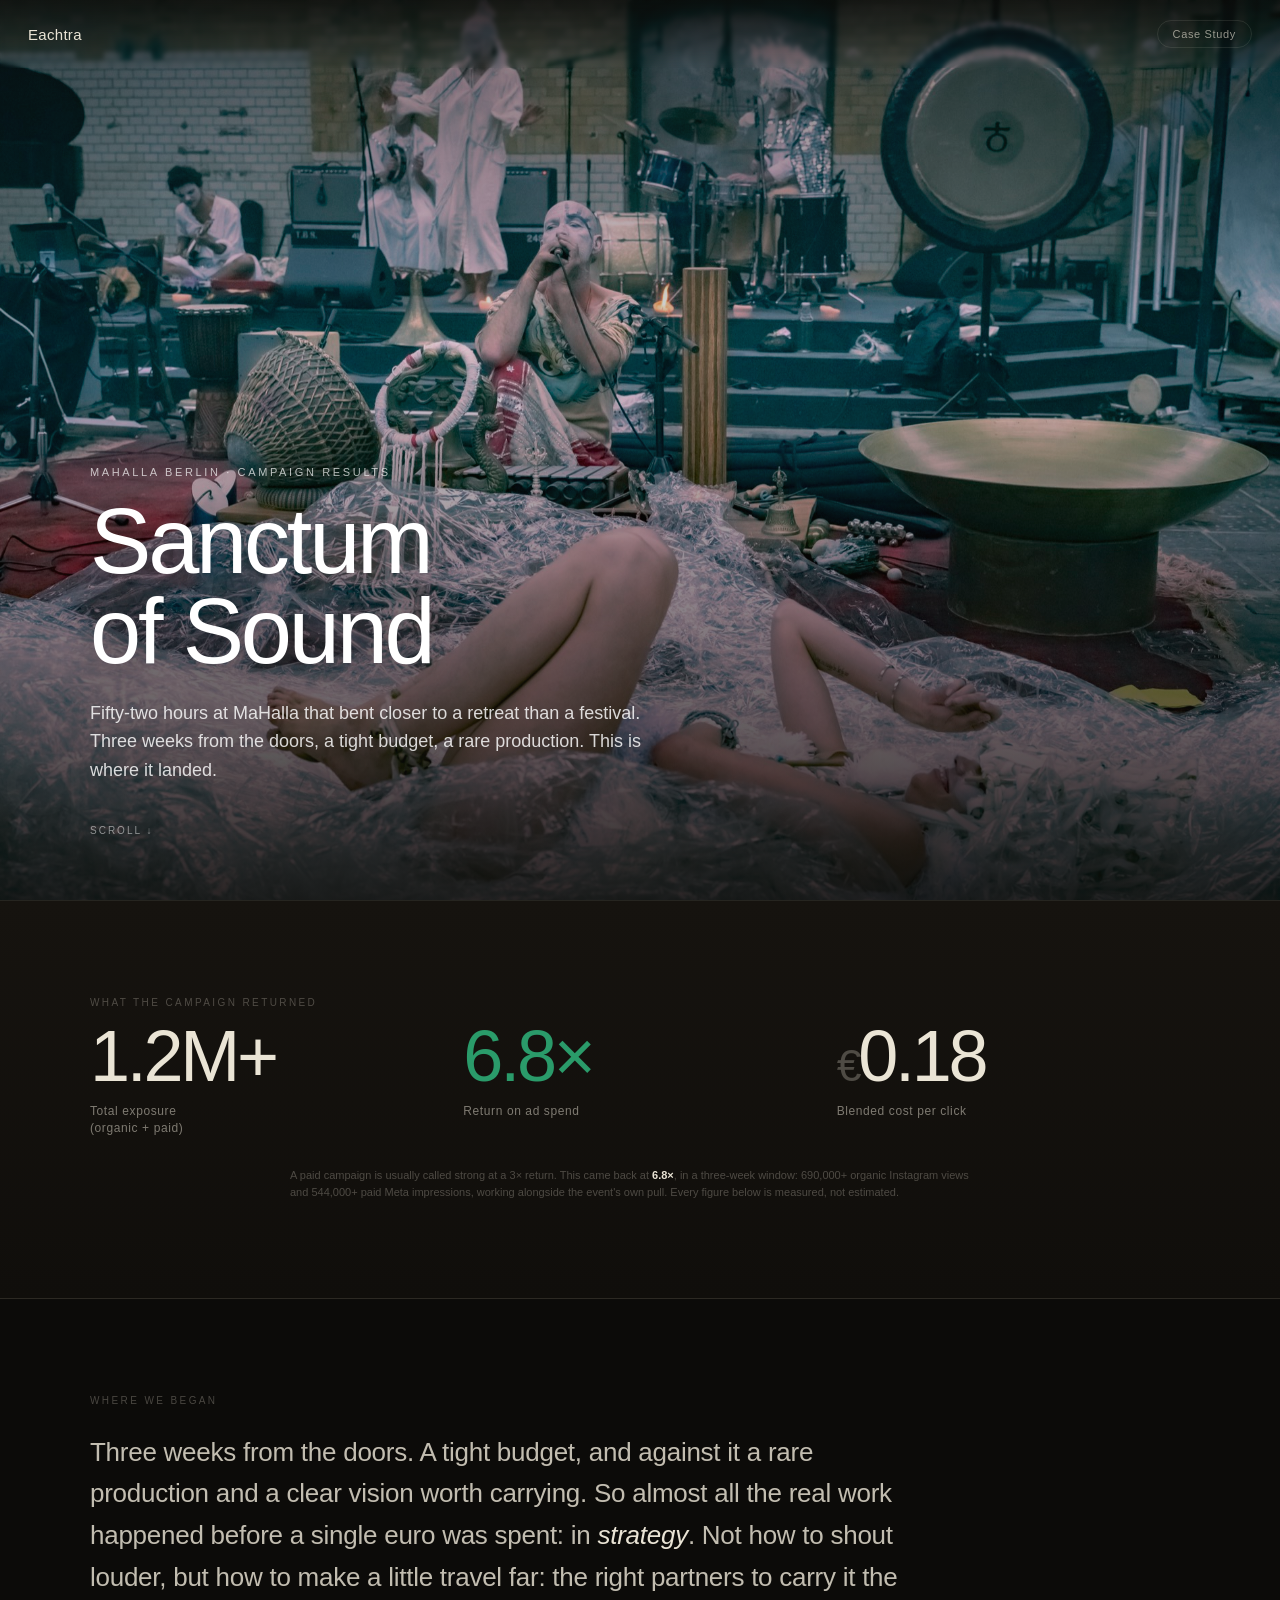
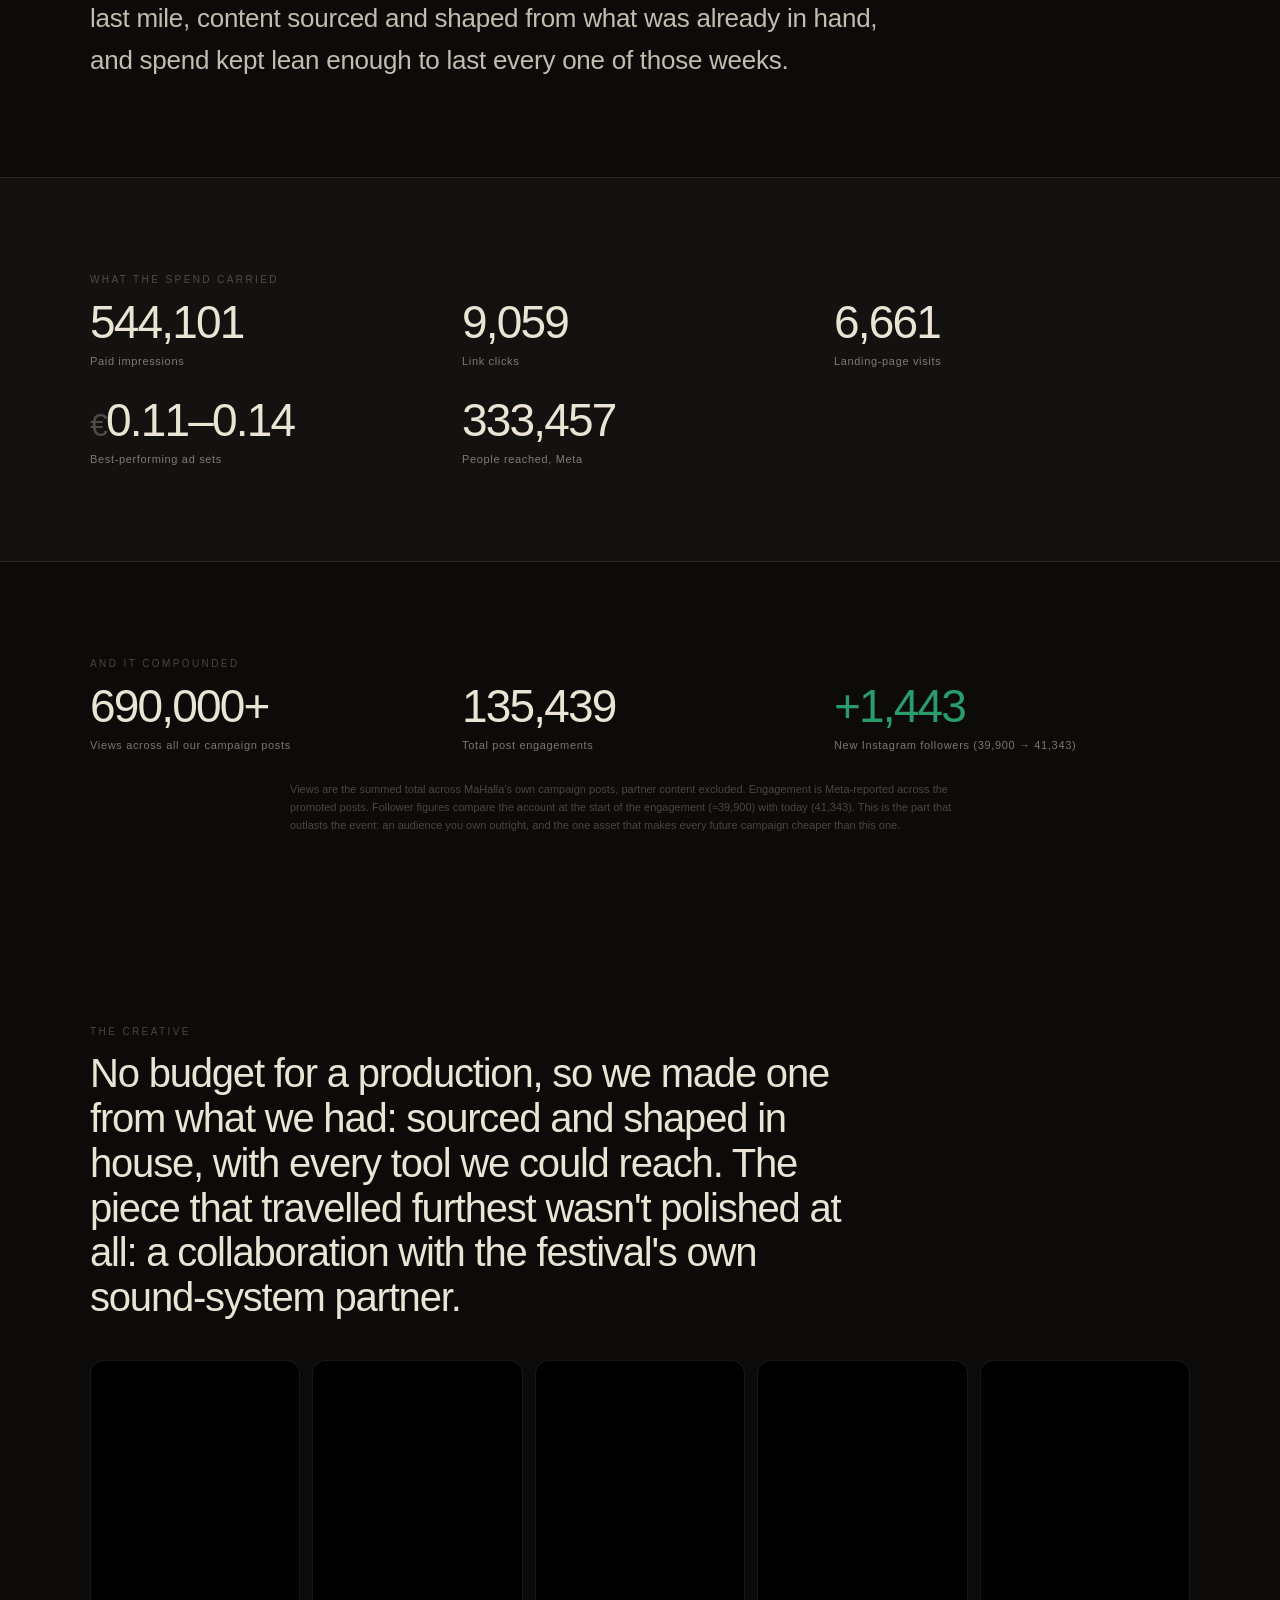
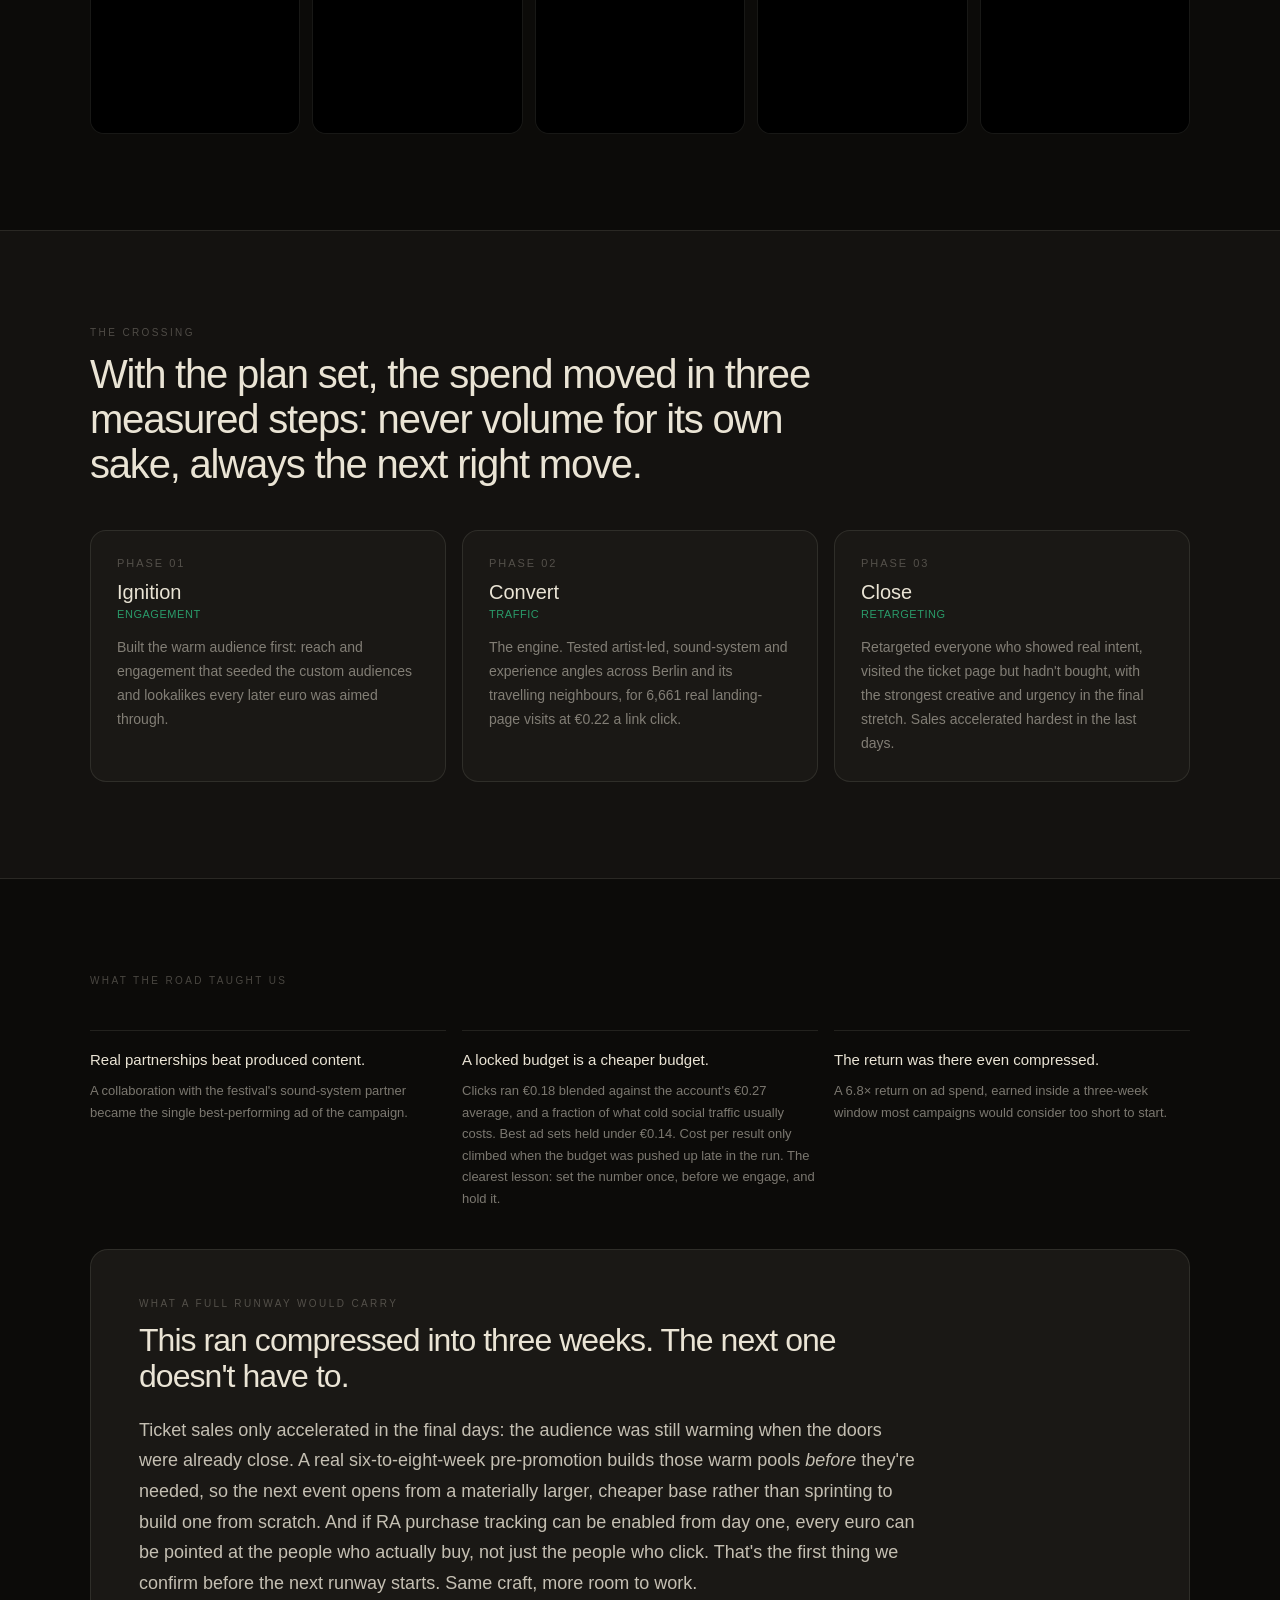
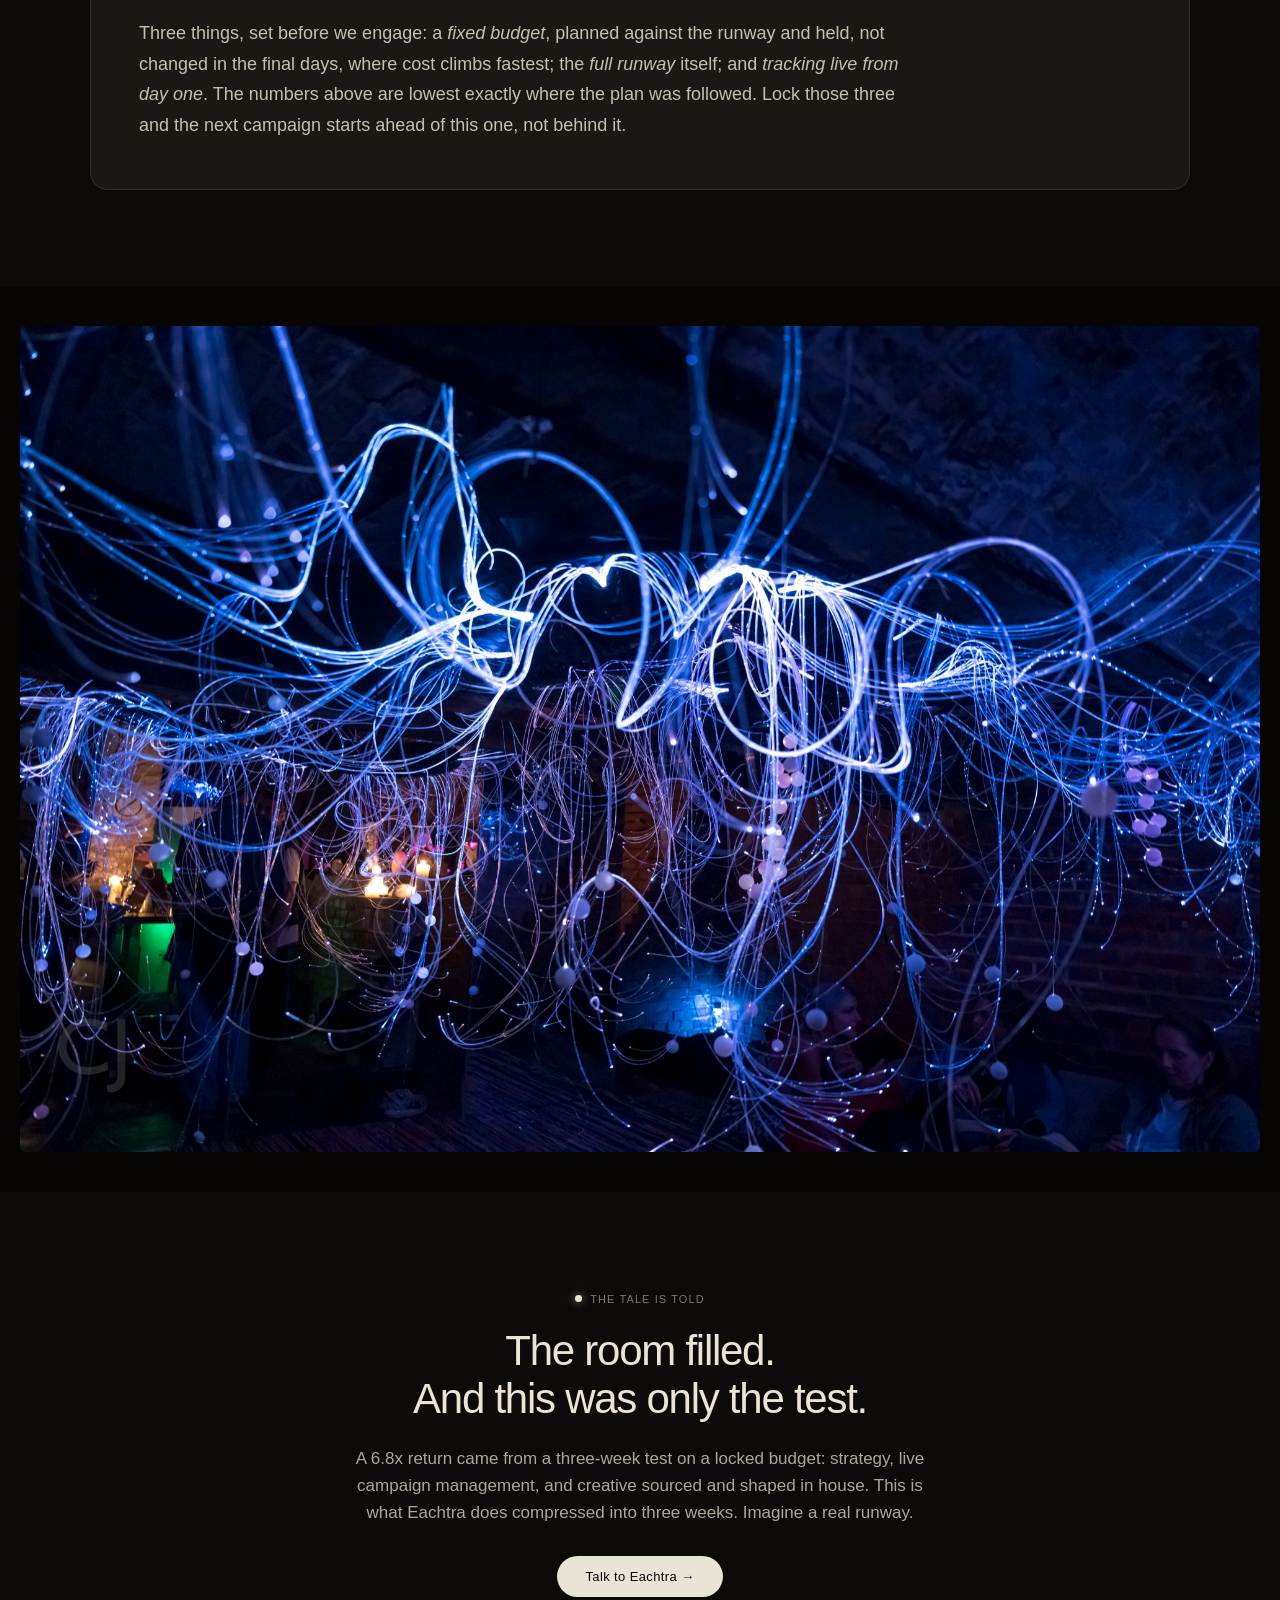
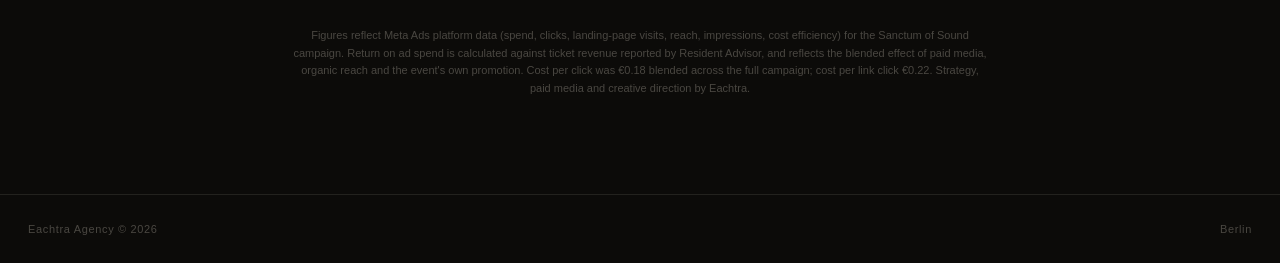
<file: case-studies/mahalla-sanctum-of-sound.html>
<!DOCTYPE html>
<html lang="en">
<head>
  <meta charset="UTF-8">
  <meta name="viewport" content="width=device-width, initial-scale=1.0">
  <title>Sanctum of Sound: Campaign Results · Eachtra</title>
  <meta name="description" content="How a three-week paid campaign for MaHalla Berlin's Sanctum of Sound returned 6.8x on ad spend — the strategy, creative, and audience growth behind it.">
  <link rel="canonical" href="https://eachtraagency.com/case-studies/mahalla-sanctum-of-sound.html">
  <meta property="og:title" content="Sanctum of Sound: Campaign Results">
  <meta property="og:description" content="A three-week paid campaign for MaHalla Berlin that returned 6.8x on ad spend.">
  <meta property="og:type" content="article">
  <style>
    *, *::before, *::after { box-sizing: border-box; margin: 0; padding: 0; }

    :root {
      --bg:      #0c0b09;
      --panel:   #141210;
      --card:    #1a1815;
      --cream:   #EAE4D5;
      --muted:   rgba(234,228,213,0.50);
      --faint:   rgba(234,228,213,0.28);
      --line:    rgba(234,228,213,0.10);
      --green:   #2A9B6A;
      --font:    -apple-system, BlinkMacSystemFont, "SF Pro Display", "Segoe UI", sans-serif;
    }

    html { scroll-behavior: smooth; }
    body {
      background: var(--bg); color: var(--cream); font-family: var(--font);
      -webkit-font-smoothing: antialiased; overflow-x: hidden;
    }

    /* ── Nav ── */
    #nav {
      position: fixed; top: 0; left: 0; right: 0; z-index: 50;
      display: flex; align-items: center; gap: 14px; padding: 20px 28px;
      background: linear-gradient(180deg, rgba(12,11,9,0.72), rgba(12,11,9,0));
      backdrop-filter: blur(2px);
    }
    .nav-word { font-size: 15px; letter-spacing: 0.02em; color: var(--cream); text-decoration: none; margin-right: auto; }
    .nav-badge {
      font-size: 11px; letter-spacing: 0.06em; color: rgba(234,228,213,0.62);
      border: 1px solid var(--line); border-radius: 999px; padding: 7px 15px;
    }

    /* ── Hero ── */
    .hero {
      position: relative; min-height: 100svh;
      display: flex; flex-direction: column; justify-content: flex-end;
      padding: 0 28px 64px; overflow: hidden;
    }
    .hero-media { position: absolute; inset: 0; z-index: 0; }
    .hero-media img { width: 100%; height: 100%; object-fit: cover; object-position: center 35%; }
    .hero-media::after {
      content: ""; position: absolute; inset: 0;
      background: linear-gradient(180deg, rgba(12,11,9,0.55) 0%, rgba(12,11,9,0.15) 38%, rgba(12,11,9,0.86) 100%);
    }
    .hero-inner { position: relative; z-index: 1; max-width: 1100px; width: 100%; margin: 0 auto; }
    .hero-eyebrow { font-size: 11px; letter-spacing: 0.24em; text-transform: uppercase; color: rgba(255,255,255,0.7); margin-bottom: 18px; }
    .hero-title { font-size: clamp(40px, 8vw, 92px); font-weight: 300; letter-spacing: -0.035em; line-height: 0.98; color: #fff; text-shadow: 0 2px 30px rgba(0,0,0,0.45); }
    .hero-sub { margin-top: 22px; max-width: 580px; font-size: clamp(15px, 2vw, 18px); font-weight: 300; line-height: 1.6; color: rgba(255,255,255,0.82); }
    .hero-scroll { margin-top: 40px; font-size: 10px; letter-spacing: 0.2em; text-transform: uppercase; color: rgba(255,255,255,0.5); }

    /* ── Section shell ── */
    section { padding: 96px 28px; }
    .wrap { max-width: 1100px; margin: 0 auto; }
    .sec-label { font-size: 10px; letter-spacing: 0.24em; text-transform: uppercase; color: var(--faint); margin-bottom: 14px; }
    .sec-title { font-size: clamp(26px, 4vw, 40px); font-weight: 300; letter-spacing: -0.03em; line-height: 1.12; color: var(--cream); max-width: 760px; }
    .lede { font-size: clamp(19px, 2.6vw, 26px); font-weight: 300; line-height: 1.6; letter-spacing: -0.01em; color: rgba(234,228,213,0.82); max-width: 820px; margin-top: 26px; }
    .lede em { font-style: italic; color: var(--cream); }

    /* ── Headline outcome band ── */
    .headline { border-top: 1px solid var(--line); border-bottom: 1px solid var(--line); background: linear-gradient(180deg, #16130f, #100e0b); }
    .headline-grid { display: grid; grid-template-columns: repeat(3, 1fr); gap: 30px 20px; }
    .big-num { font-size: clamp(38px, 6.4vw, 72px); font-weight: 300; letter-spacing: -0.045em; color: var(--cream); line-height: 0.96; }
    .big-num.win { color: var(--green); }
    .big-num .eur { color: var(--faint); font-size: 0.62em; }
    .big-sub { margin-top: 12px; font-size: 12px; letter-spacing: 0.05em; color: var(--muted); line-height: 1.4; }

    /* ── Efficiency metrics ── */
    .metrics { background: var(--panel); border-top: 1px solid var(--line); border-bottom: 1px solid var(--line); }
    .metrics-grid { display: grid; grid-template-columns: repeat(3, 1fr); gap: 30px 16px; }
    .metric-num { font-size: clamp(28px, 4.5vw, 46px); font-weight: 300; letter-spacing: -0.04em; color: var(--cream); line-height: 1; }
    .metric-num .eur { color: var(--faint); font-size: 0.7em; }
    .metric-sub { margin-top: 10px; font-size: 11px; letter-spacing: 0.06em; color: var(--muted); }

    /* ── Reels ── */
    .reels { display: grid; grid-template-columns: repeat(5, 1fr); gap: 12px; margin-top: 40px; }
    .reel { position: relative; aspect-ratio: 9 / 16; border-radius: 14px; overflow: hidden; background: #000; border: 1px solid var(--line); }
    .reel video { width: 100%; height: 100%; object-fit: cover; display: block; }
    .reel::after { content: ""; position: absolute; inset: 0; pointer-events: none; box-shadow: inset 0 -40px 60px -30px rgba(0,0,0,0.7); }

    /* ── Strategy ── */
    .phases { display: grid; grid-template-columns: repeat(3, 1fr); gap: 16px; margin-top: 44px; }
    .phase { background: var(--card); border: 1px solid var(--line); border-radius: 16px; padding: 26px; }
    .phase-num { font-size: 11px; letter-spacing: 0.18em; color: var(--faint); }
    .phase-name { margin-top: 12px; font-size: 20px; font-weight: 400; color: var(--cream); }
    .phase-tag { margin-top: 4px; font-size: 11px; letter-spacing: 0.05em; color: var(--green); text-transform: uppercase; }
    .phase-body { margin-top: 16px; font-size: 14px; line-height: 1.7; color: var(--muted); }

    /* ── Lessons / forward ── */
    .worked { display: grid; grid-template-columns: repeat(3, 1fr); gap: 16px; margin-top: 44px; }
    .worked-item { border-top: 1px solid var(--line); padding-top: 18px; }
    .worked-head { font-size: 15px; font-weight: 500; color: var(--cream); line-height: 1.4; }
    .worked-body { margin-top: 10px; font-size: 13px; line-height: 1.65; color: var(--muted); }

    /* ── Forward panel ── */
    .forward { background: var(--card); border: 1px solid var(--line); border-radius: 18px; padding: clamp(28px, 5vw, 48px); margin-top: 40px; }
    .forward .sec-title { font-size: clamp(22px, 3vw, 32px); }
    .forward p { font-size: clamp(15px, 1.9vw, 18px); font-weight: 300; line-height: 1.7; color: rgba(234,228,213,0.82); max-width: 780px; margin-top: 20px; }

    /* ── Feature image ── */
    .feature { background: #060504; padding: 40px 20px; display: flex; justify-content: center; }
    .feature img { max-height: 94svh; width: auto; max-width: 100%; object-fit: contain; border-radius: 6px; }

    /* ── Close ── */
    .close { text-align: center; }
    .close-status { display: inline-flex; align-items: center; gap: 8px; font-size: 11px; letter-spacing: 0.1em; text-transform: uppercase; color: var(--muted); margin-bottom: 22px; }
    .dot-done { width: 7px; height: 7px; border-radius: 50%; background: var(--cream); box-shadow: 0 0 10px rgba(234,228,213,0.6); }
    .close-title { font-size: clamp(26px, 4vw, 42px); font-weight: 300; letter-spacing: -0.03em; color: var(--cream); }
    .close-cta { display: inline-block; margin-top: 30px; padding: 13px 28px; background: var(--cream); color: #0c0b09; border-radius: 999px; font-size: 13px; letter-spacing: 0.03em; text-decoration: none; transition: opacity .2s, transform .2s; }
    .close-cta:hover { opacity: 0.88; transform: translateY(-1px); }

    footer { display: flex; justify-content: space-between; padding: 28px; border-top: 1px solid var(--line); font-size: 11px; color: var(--faint); letter-spacing: 0.06em; }
    .note { margin: 30px auto 0; font-size: 11px; line-height: 1.6; color: var(--faint); max-width: 700px; }

    .reveal { opacity: 0; transform: translateY(18px); transition: opacity .7s ease, transform .7s ease; }
    .reveal.in { opacity: 1; transform: none; }

    @media (max-width: 880px) {
      .headline-grid { grid-template-columns: repeat(2, 1fr); }
      .metrics-grid { grid-template-columns: repeat(2, 1fr); }
      .reels { grid-template-columns: repeat(2, 1fr); }
      .phases, .worked { grid-template-columns: 1fr; }
    }
    @media (max-width: 480px) {
      section { padding: 72px 20px; }
      #nav { padding: 16px 18px; }
    }
    @media (prefers-reduced-motion: reduce) {
      html { scroll-behavior: auto; }
      .reveal { opacity: 1; transform: none; transition: none; }
    }
  </style>
</head>
<body>

  <nav id="nav">
    <a class="nav-word" href="/">Eachtra</a>
    <span class="nav-badge">Case Study</span>
  </nav>

  <!-- ── Hero ── -->
  <header class="hero">
    <div class="hero-media">
      <img src="../images/sos/sos-hero-performance.jpg" alt="Sanctum of Sound, performance at MaHalla, Berlin">
    </div>
    <div class="hero-inner">
      <div class="hero-eyebrow">MaHalla Berlin · Campaign Results</div>
      <h1 class="hero-title">Sanctum<br>of Sound</h1>
      <p class="hero-sub">Fifty-two hours at MaHalla that bent closer to a retreat than a festival. Three weeks from the doors, a tight budget, a rare production. This is where it landed.</p>
      <div class="hero-scroll">Scroll ↓</div>
    </div>
  </header>

  <!-- ── Headline outcome ── -->
  <section class="headline">
    <div class="wrap">
      <div class="sec-label reveal">What the campaign returned</div>
      <div class="headline-grid">
        <div class="reveal"><div class="big-num">1.2M+</div><div class="big-sub">Total exposure<br>(organic + paid)</div></div>
        <div class="reveal"><div class="big-num win">6.8×</div><div class="big-sub">Return on ad spend</div></div>
        <div class="reveal"><div class="big-num"><span class="eur">€</span>0.18</div><div class="big-sub">Blended cost per click</div></div>
      </div>
      <p class="note reveal">A paid campaign is usually called strong at a 3× return. This came back at <strong style="color:var(--cream)">6.8×</strong>, in a three-week window: 690,000+ organic Instagram views and 544,000+ paid Meta impressions, working alongside the event's own pull. Every figure below is measured, not estimated.</p>
    </div>
  </section>

  <!-- ── Where we began ── -->
  <section>
    <div class="wrap">
      <div class="sec-label reveal">Where we began</div>
      <p class="lede reveal">Three weeks from the doors. A tight budget, and against it a rare production and a clear vision worth carrying. So almost all the real work happened before a single euro was spent: in <em>strategy</em>. Not how to shout louder, but how to make a little travel far: the right partners to carry it the last mile, content sourced and shaped from what was already in hand, and spend kept lean enough to last every one of those weeks.</p>
    </div>
  </section>

  <!-- ── Efficiency metrics ── -->
  <section class="metrics">
    <div class="wrap">
      <div class="sec-label reveal">What the spend carried</div>
      <div class="metrics-grid">
        <div class="reveal"><div class="metric-num">544,101</div><div class="metric-sub">Paid impressions</div></div>
        <div class="reveal"><div class="metric-num">9,059</div><div class="metric-sub">Link clicks</div></div>
        <div class="reveal"><div class="metric-num">6,661</div><div class="metric-sub">Landing-page visits</div></div>
        <div class="reveal"><div class="metric-num"><span class="eur">€</span>0.11–0.14</div><div class="metric-sub">Best-performing ad sets</div></div>
        <div class="reveal"><div class="metric-num">333,457</div><div class="metric-sub">People reached, Meta</div></div>
      </div>
    </div>
  </section>

  <!-- ── Beyond the sale ── -->
  <section>
    <div class="wrap">
      <div class="sec-label reveal">And it compounded</div>
      <div class="metrics-grid">
        <div class="reveal"><div class="metric-num">690,000+</div><div class="metric-sub">Views across all our campaign posts</div></div>
        <div class="reveal"><div class="metric-num">135,439</div><div class="metric-sub">Total post engagements</div></div>
        <div class="reveal"><div class="metric-num" style="color:var(--green)">+1,443</div><div class="metric-sub">New Instagram followers (39,900 → 41,343)</div></div>
      </div>
      <p class="note reveal">Views are the summed total across MaHalla's own campaign posts, partner content excluded. Engagement is Meta-reported across the promoted posts. Follower figures compare the account at the start of the engagement (≈39,900) with today (41,343). This is the part that outlasts the event: an audience you own outright, and the one asset that makes every future campaign cheaper than this one.</p>
    </div>
  </section>

  <!-- ── The creative ── -->
  <section>
    <div class="wrap">
      <div class="sec-label reveal">The creative</div>
      <h2 class="sec-title reveal">No budget for a production, so we made one from what we had: sourced and shaped in house, with every tool we could reach. The piece that travelled furthest wasn't polished at all: a collaboration with the festival's own sound-system partner.</h2>
      <div class="reels">
        <div class="reel reveal"><video src="../images/sos/sos-2.mp4" muted loop autoplay playsinline preload="metadata"></video></div>
        <div class="reel reveal"><video src="../images/sos/sos-3.mp4" muted loop autoplay playsinline preload="metadata"></video></div>
        <div class="reel reveal"><video src="../images/sos/sos-4.mp4" muted loop autoplay playsinline preload="metadata"></video></div>
        <div class="reel reveal"><video src="../images/sos/sos-5.mp4" muted loop autoplay playsinline preload="metadata"></video></div>
        <div class="reel reveal"><video src="../images/sos/sos-1.mp4" muted loop autoplay playsinline preload="metadata"></video></div>
      </div>
    </div>
  </section>

  <!-- ── Strategy ── -->
  <section style="background:var(--panel); border-top:1px solid var(--line); border-bottom:1px solid var(--line)">
    <div class="wrap">
      <div class="sec-label reveal">The crossing</div>
      <h2 class="sec-title reveal">With the plan set, the spend moved in three measured steps: never volume for its own sake, always the next right move.</h2>
      <div class="phases">
        <div class="phase reveal">
          <div class="phase-num">PHASE 01</div>
          <div class="phase-name">Ignition</div>
          <div class="phase-tag">Engagement</div>
          <div class="phase-body">Built the warm audience first: reach and engagement that seeded the custom audiences and lookalikes every later euro was aimed through.</div>
        </div>
        <div class="phase reveal">
          <div class="phase-num">PHASE 02</div>
          <div class="phase-name">Convert</div>
          <div class="phase-tag">Traffic</div>
          <div class="phase-body">The engine. Tested artist-led, sound-system and experience angles across Berlin and its travelling neighbours, for 6,661 real landing-page visits at €0.22 a link click.</div>
        </div>
        <div class="phase reveal">
          <div class="phase-num">PHASE 03</div>
          <div class="phase-name">Close</div>
          <div class="phase-tag">Retargeting</div>
          <div class="phase-body">Retargeted everyone who showed real intent, visited the ticket page but hadn't bought, with the strongest creative and urgency in the final stretch. Sales accelerated hardest in the last days.</div>
        </div>
      </div>
    </div>
  </section>

  <!-- ── What the road taught us ── -->
  <section>
    <div class="wrap">
      <div class="sec-label reveal">What the road taught us</div>
      <div class="worked">
        <div class="worked-item reveal">
          <div class="worked-head">Real partnerships beat produced content.</div>
          <div class="worked-body">A collaboration with the festival's sound-system partner became the single best-performing ad of the campaign.</div>
        </div>
        <div class="worked-item reveal">
          <div class="worked-head">A locked budget is a cheaper budget.</div>
          <div class="worked-body">Clicks ran €0.18 blended against the account's €0.27 average, and a fraction of what cold social traffic usually costs. Best ad sets held under €0.14. Cost per result only climbed when the budget was pushed up late in the run. The clearest lesson: set the number once, before we engage, and hold it.</div>
        </div>
        <div class="worked-item reveal">
          <div class="worked-head">The return was there even compressed.</div>
          <div class="worked-body">A 6.8× return on ad spend, earned inside a three-week window most campaigns would consider too short to start.</div>
        </div>
      </div>

      <!-- Forward / the honest upside -->
      <div class="forward reveal">
        <div class="sec-label">What a full runway would carry</div>
        <h3 class="sec-title">This ran compressed into three weeks. The next one doesn't have to.</h3>
        <p>Ticket sales only accelerated in the final days: the audience was still warming when the doors were already close. A real six-to-eight-week pre-promotion builds those warm pools <em>before</em> they're needed, so the next event opens from a materially larger, cheaper base rather than sprinting to build one from scratch. And if RA purchase tracking can be enabled from day one, every euro can be pointed at the people who actually buy, not just the people who click. That's the first thing we confirm before the next runway starts. Same craft, more room to work.</p>
        <p>Three things, set before we engage: a <em>fixed budget</em>, planned against the runway and held, not changed in the final days, where cost climbs fastest; the <em>full runway</em> itself; and <em>tracking live from day one</em>. The numbers above are lowest exactly where the plan was followed. Lock those three and the next campaign starts ahead of this one, not behind it.</p>
      </div>
    </div>
  </section>

  <!-- ── Feature image ── -->
  <div class="feature">
    <img src="../images/sos/sos-feature-fiberlights.jpg" alt="Sanctum of Sound, installation detail, MaHalla, Berlin">
  </div>

  <!-- ── Close ── -->
  <section class="close">
    <div class="wrap">
      <div class="close-status reveal"><span class="dot-done"></span> The tale is told</div>
      <h2 class="close-title reveal">The room filled.<br>And this was only the test.</h2>
      <p class="reveal" style="max-width:600px;margin:22px auto 0;font-size:clamp(15px,2vw,17px);font-weight:300;line-height:1.6;color:rgba(234,228,213,0.72)">A 6.8x return came from a three-week test on a locked budget: strategy, live campaign management, and creative sourced and shaped in house. This is what Eachtra does compressed into three weeks. Imagine a real runway.</p>
      <a class="close-cta reveal" href="../contact.html">Talk to Eachtra →</a>
      <p class="note reveal">Figures reflect Meta Ads platform data (spend, clicks, landing-page visits, reach, impressions, cost efficiency) for the Sanctum of Sound campaign. Return on ad spend is calculated against ticket revenue reported by Resident Advisor, and reflects the blended effect of paid media, organic reach and the event's own promotion. Cost per click was €0.18 blended across the full campaign; cost per link click €0.22. Strategy, paid media and creative direction by Eachtra.</p>
    </div>
  </section>

  <footer>
    <span>Eachtra Agency &copy; 2026</span>
    <span>Berlin</span>
  </footer>

  <script>
    const io = new IntersectionObserver((entries) => {
      entries.forEach(e => { if (e.isIntersecting) { e.target.classList.add('in'); io.unobserve(e.target); } });
    }, { threshold: 0.12 });
    document.querySelectorAll('.reveal').forEach(el => io.observe(el));

    const vio = new IntersectionObserver((entries) => {
      entries.forEach(e => {
        const v = e.target;
        if (e.isIntersecting) { v.play().catch(() => {}); } else { v.pause(); }
      });
    }, { threshold: 0.25 });
    document.querySelectorAll('.reel video').forEach(v => vio.observe(v));
  </script>

</body>
</html>
</file>
<file: css/fonts.css>
/* Self-hosted Inter (GDPR-safe — no external CDN call). Closest free match to
   sub.global's proprietary "Sub Web" grotesque. */
@font-face {
  font-family: 'Inter';
  src: url('../fonts/inter-300.woff2') format('woff2');
  font-weight: 300; font-style: normal; font-display: swap;
}
@font-face {
  font-family: 'Inter';
  src: url('../fonts/inter-400.woff2') format('woff2');
  font-weight: 400; font-style: normal; font-display: swap;
}
@font-face {
  font-family: 'Inter';
  src: url('../fonts/inter-500.woff2') format('woff2');
  font-weight: 500; font-style: normal; font-display: swap;
}
@font-face {
  font-family: 'Inter';
  src: url('../fonts/inter-600.woff2') format('woff2');
  font-weight: 600; font-style: normal; font-display: swap;
}
@font-face {
  font-family: 'Inter';
  src: url('../fonts/inter-700.woff2') format('woff2');
  font-weight: 700; font-style: normal; font-display: swap;
}
</file>
<file: css/shared.css>
*, *::before, *::after { box-sizing: border-box; margin: 0; padding: 0; }

:root {
  --bg:       #0c0b09;
  --panel:    #171512;
  --card:     #1e1b17;
  --border:   rgba(234,228,213,0.10);
  --crimson:  #C8352A;
  --green:    #2A9B6A;
  --cream:    #EAE4D5;
  --muted:    rgba(234,228,213,0.38);
  --dim:      rgba(234,228,213,0.18);
  --font:     'Inter', -apple-system, BlinkMacSystemFont, 'Segoe UI', sans-serif;
  --letter-tight: -0.02em;
}

html, body {
  width: 100%; height: 100%;
  background: var(--bg);
  color: var(--cream);
  font-family: var(--font);
  -webkit-font-smoothing: antialiased;
  text-rendering: optimizeLegibility;
}

/* ── Nav ──────────────────────────────────────────── */
#nav {
  position: fixed;
  top: 0; left: 0; right: 0;
  padding: 16px 20px;
  display: flex;
  align-items: center;
  gap: 8px;
  z-index: 100;
}

.nav-logo {
  font-size: 11px;
  font-weight: 600;
  letter-spacing: 0.14em;
  text-transform: uppercase;
  color: rgba(234,228,213,0.88);
  text-decoration: none;
  margin-right: 6px;
}

.nav-pill {
  height: 26px;
  padding: 0 13px;
  border: 1px solid rgba(234,228,213,0.3);
  border-radius: 999px;
  font-family: var(--font);
  font-size: 11px;
  letter-spacing: 0.03em;
  color: rgba(234,228,213,0.66);
  background: none;
  cursor: pointer;
  text-decoration: none;
  display: inline-flex;
  align-items: center;
  transition: border-color 0.18s, color 0.18s, background 0.18s;
}
.nav-pill:hover {
  border-color: rgba(234,228,213,0.38);
  color: rgba(234,228,213,0.82);
}
.nav-pill.active {
  border-color: rgba(234,228,213,0.42);
  color: rgba(234,228,213,0.92);
  background: rgba(234,228,213,0.05);
}

.nav-divider {
  width: 1px;
  height: 16px;
  background: rgba(234,228,213,0.10);
  margin: 0 4px;
  flex-shrink: 0;
}

/* ── Page shell (non-canvas pages) ───────────────── */
.page {
  min-height: 100vh;
  padding: 80px 0 64px;
}

.page-inner {
  max-width: 1100px;
  margin: 0 auto;
  padding: 0 40px;
}

/* ── Typography ───────────────────────────────────── */
.label {
  font-size: 9px;
  letter-spacing: 0.22em;
  text-transform: uppercase;
  color: var(--muted);
}

.body-text {
  font-size: 13px;
  line-height: 1.72;
  color: rgba(234,228,213,0.58);
  max-width: 540px;
}

.body-text p + p { margin-top: 1em; }

/* ── Divider ──────────────────────────────────────── */
.rule {
  border: none;
  border-top: 1px solid rgba(234,228,213,0.07);
  margin: 0;
}

/* ── Footer ───────────────────────────────────────── */
#footer {
  padding: 24px 40px;
  display: flex;
  align-items: center;
  justify-content: space-between;
  border-top: 1px solid rgba(234,228,213,0.06);
}
.footer-copy {
  font-size: 10px;
  letter-spacing: 0.12em;
  color: rgba(234,228,213,0.18);
}
</file>
